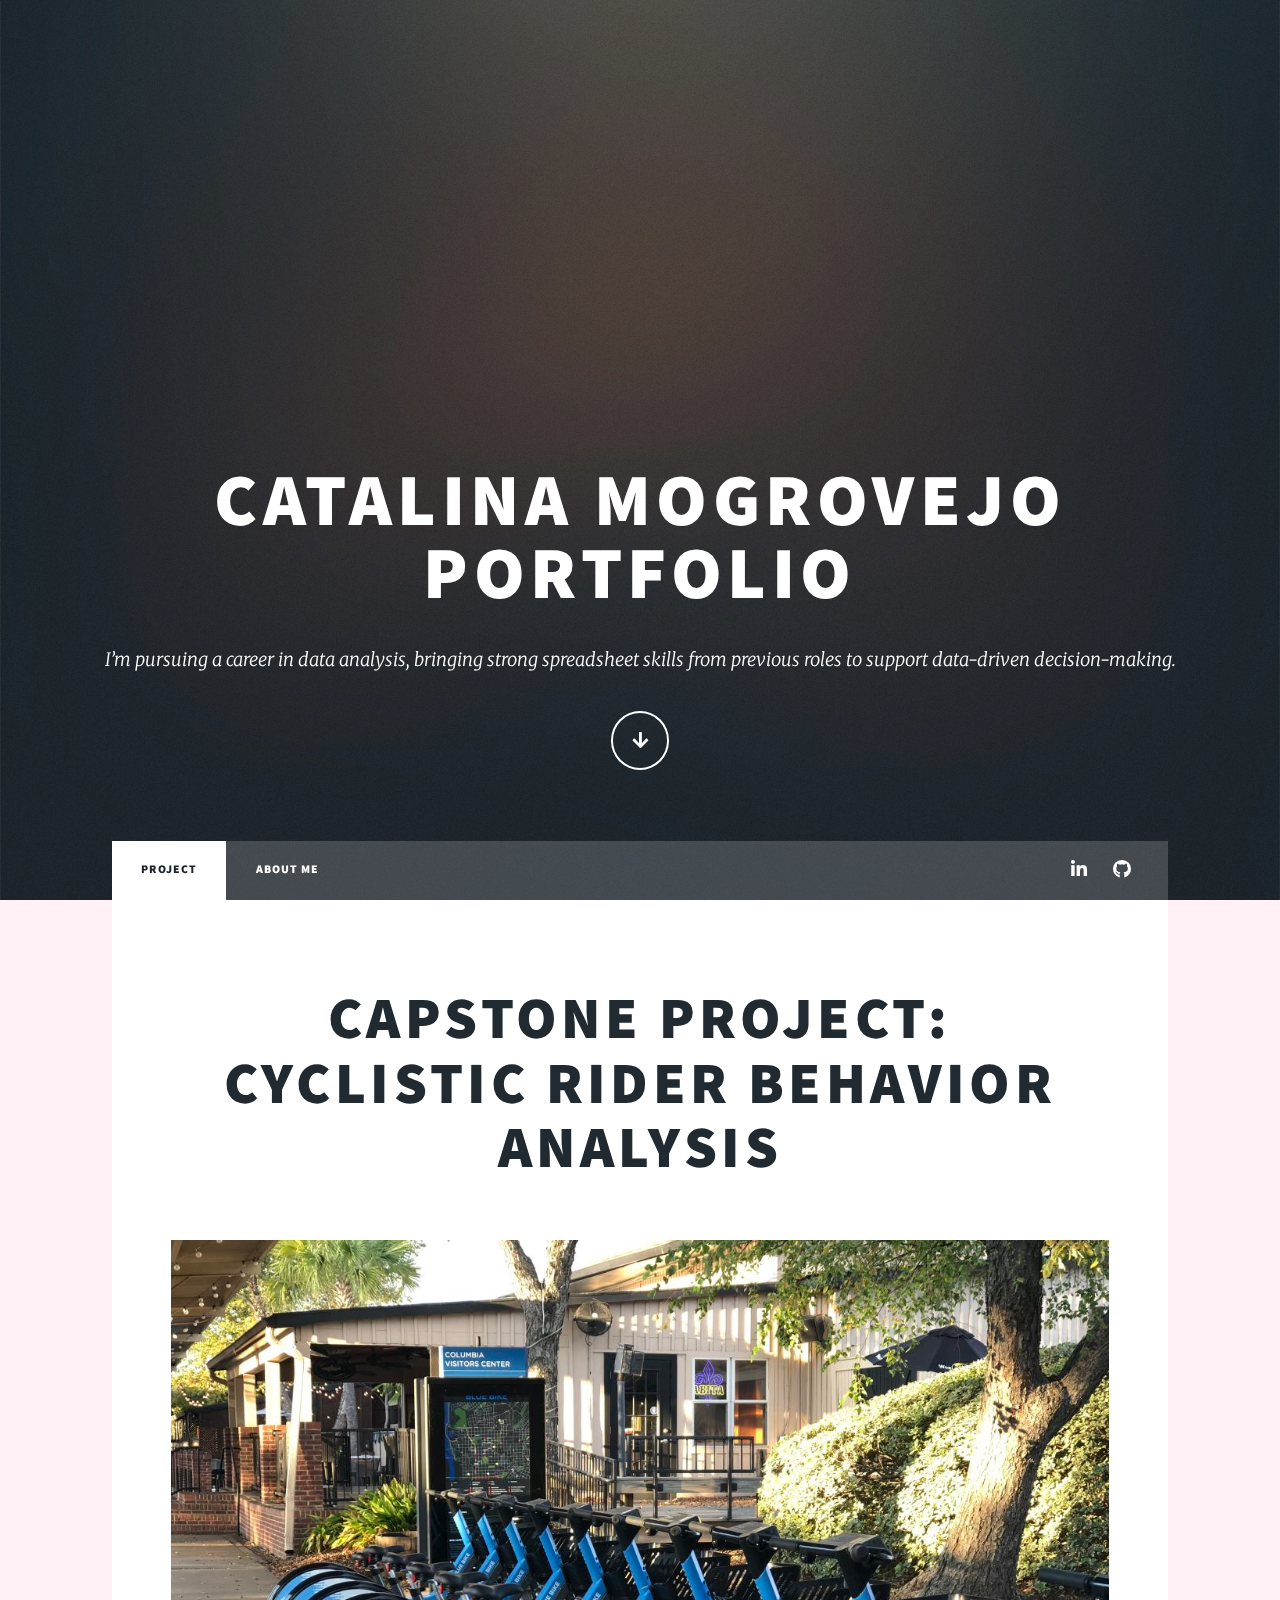
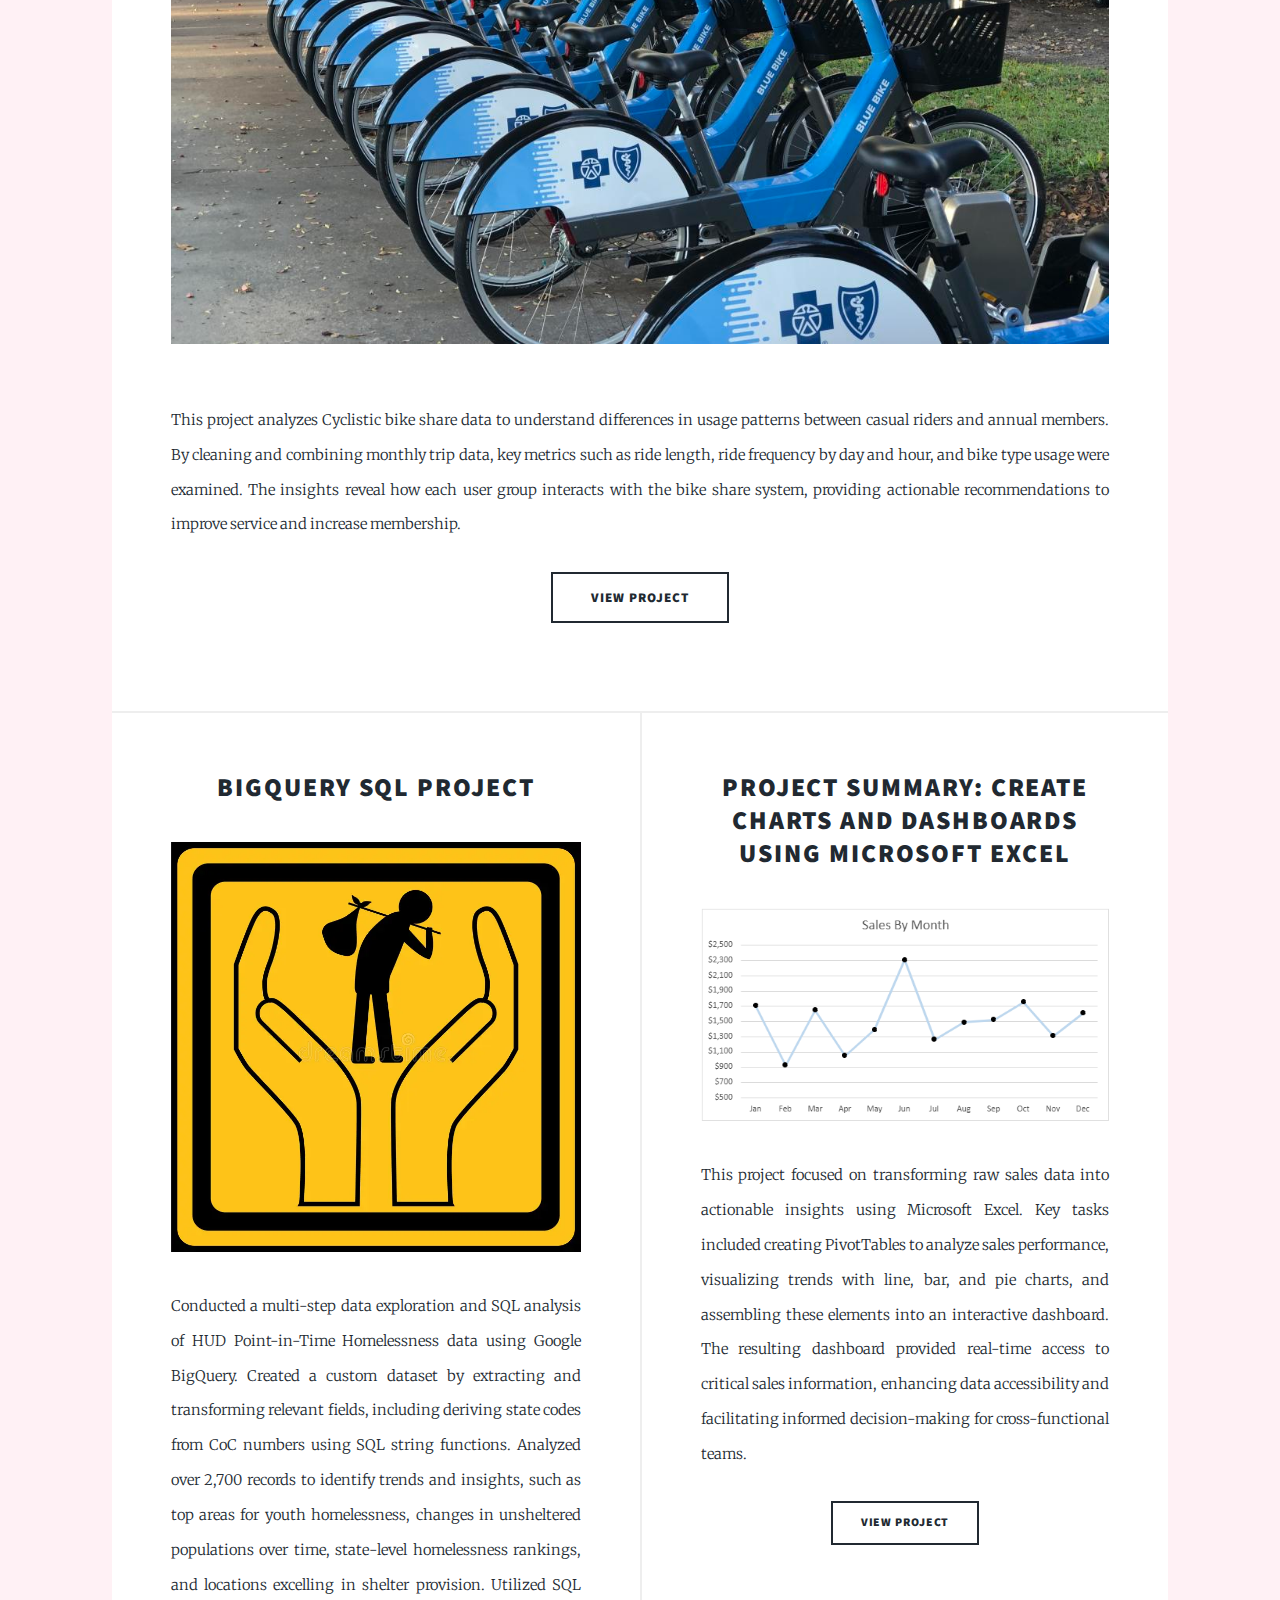
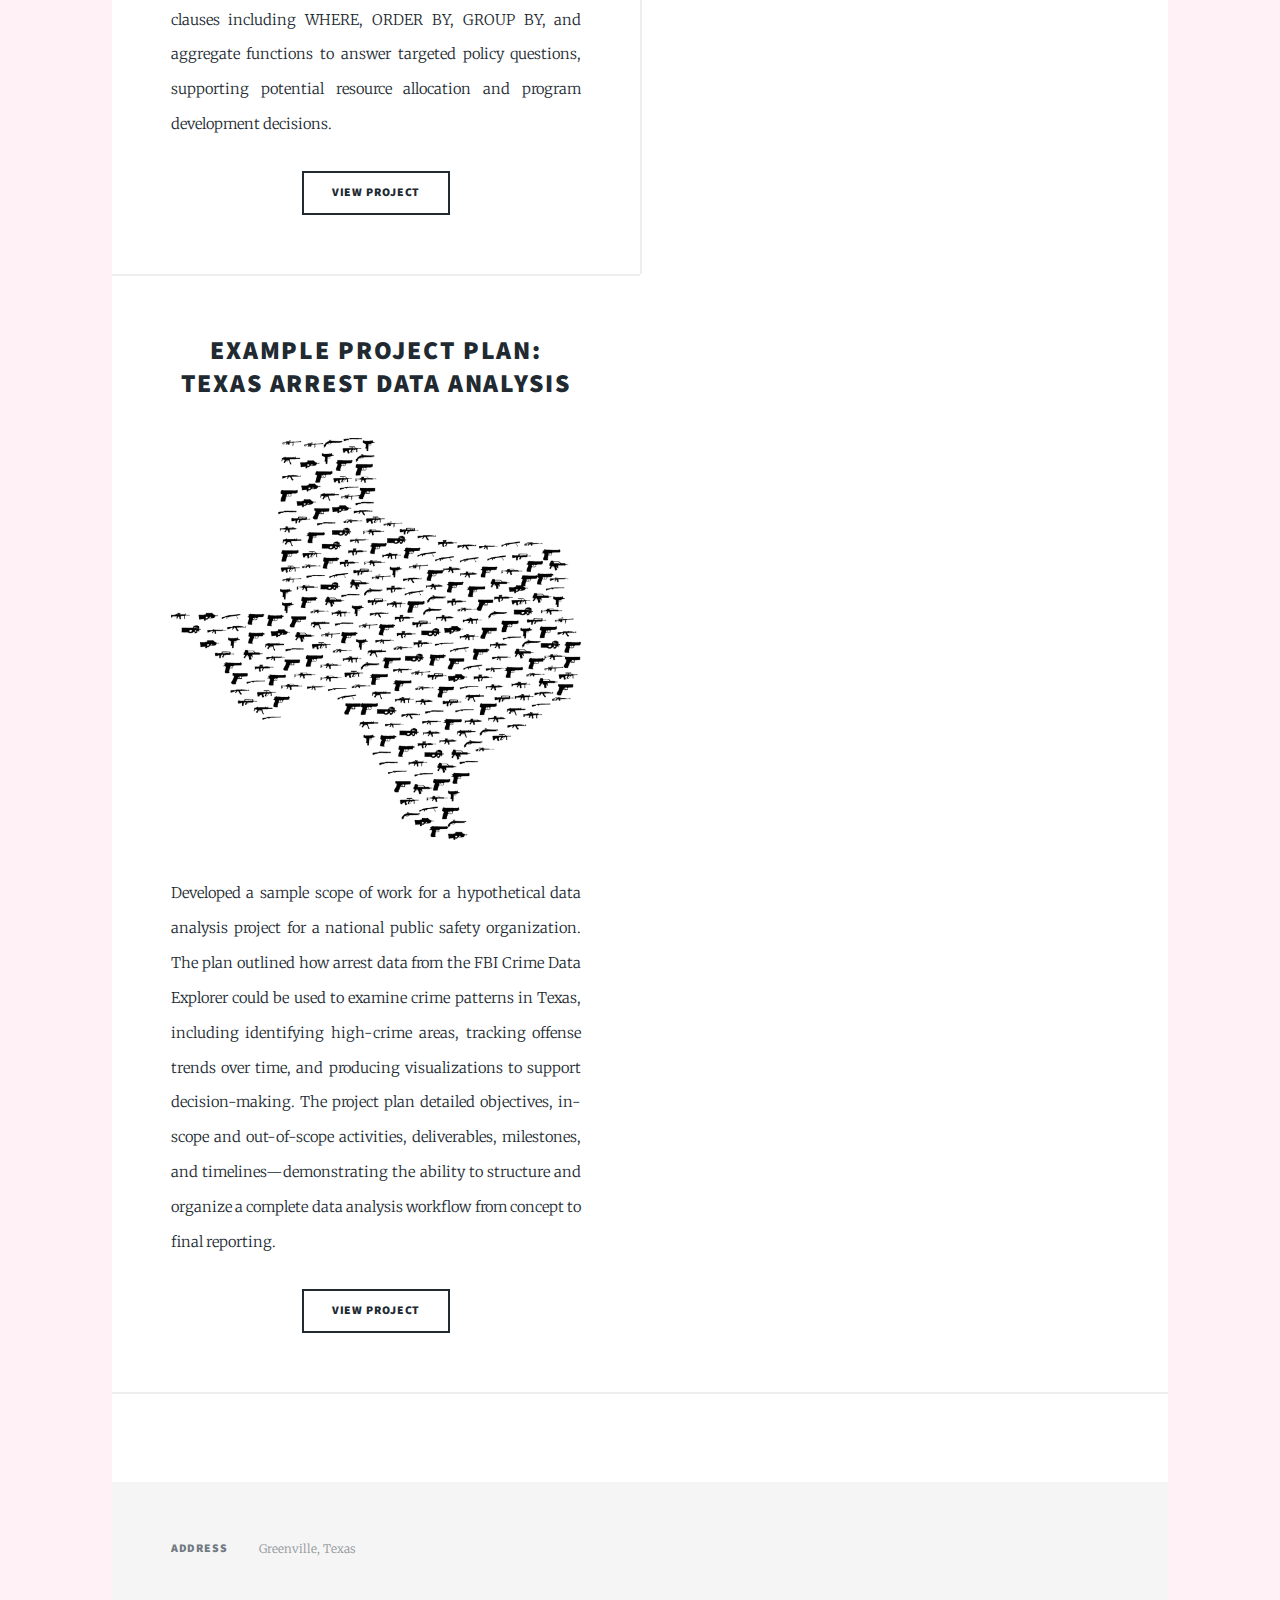
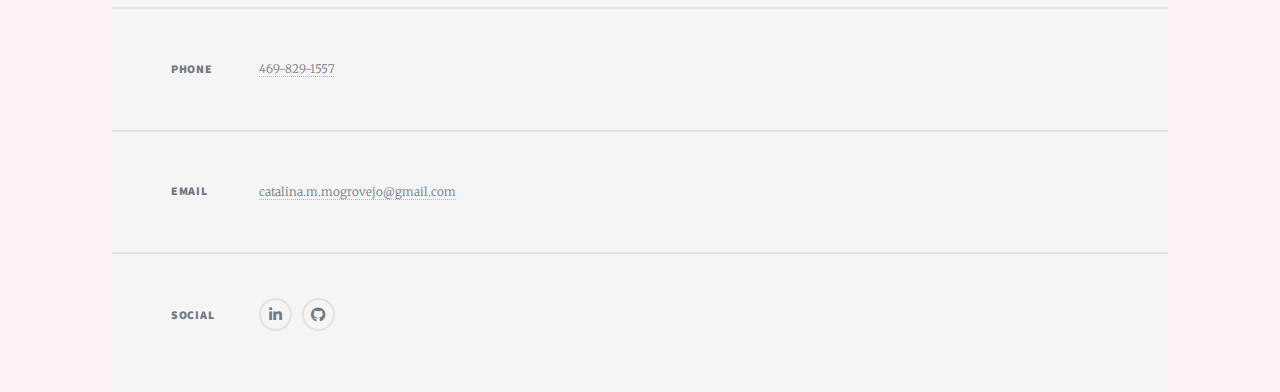
<file: index.html>
<!DOCTYPE HTML>
<!--
	Massively by HTML5 UP
	html5up.net | @ajlkn
	Free for personal and commercial use under the CCA 3.0 license (html5up.net/license)
-->
<html>
	<head>
		<link rel="apple-touch-icon" sizes="180x180" href="favicon_io/apple-touch-icon.png">
		<link rel="icon" type="image/png" sizes="32x32" href="favicon_io/favicon-32x32.png">
		<link rel="icon" type="image/png" sizes="16x16" href="favicon_io/favicon-16x16.png">
		<link rel="manifest" href="favicon_io/site.webmanifest">

		<title>Catalina Mogrovejo Portfolio</title>
		<meta charset="utf-8" />
		<meta name="viewport" content="width=device-width, initial-scale=1, user-scalable=no" />
		<link rel="stylesheet" href="assets/css/main.css" />
		<noscript><link rel="stylesheet" href="assets/css/noscript.css" /></noscript>
	</head>
	<body class="is-preload">

		<!-- Wrapper -->
			<div id="wrapper" class="fade-in">

				<!-- Intro -->
					<div id="intro">
						<h1>Catalina Mogrovejo<br />
						Portfolio</h1>
						<p>I’m pursuing a career in data analysis, bringing strong spreadsheet skills from previous roles to support data-driven decision-making.</p>
						<ul class="actions">
							<li><a href="#header" class="button icon solid solo fa-arrow-down scrolly">Continue</a></li>
						</ul>
					</div>

				<!-- Header -->
					<header id="header">
						<a href="generic.html" class="logo">Catalina Mogrovejo</a>
					</header>

				<!-- Nav -->
					<nav id="nav">
						<ul class="links">
							<li class="active"><a href="index.html">Project</a></li>
							<li><a href="generic.html">About Me</a></li>
						</ul>
						<ul class="icons alt">
									<li><a href="http://www.linkedin.com/in/catalina-mogrovejo-37575536a" class="icon brands alt fa-linkedin-in"><span class="label">LinkedIn</span></a></li>
									<li><a href="https://github.com/Catalina-Mogrovejo" class="icon brands alt fa-github"><span class="label">GitHub</span></a></li>
						</ul>
					</nav>

				<!-- Main -->
					<div id="main">

						<!-- Featured Post -->
							<article class="post featured">
								<header class="major">
									<h2><a href="https://drive.google.com/file/d/1NaOKqrjEh5sLbMo5loZil7k_91JgMC2w/view?usp=sharing">Capstone Project: Cyclistic Rider Behavior Analysis</a></h2>
								</header>
								<a href="https://drive.google.com/file/d/1NaOKqrjEh5sLbMo5loZil7k_91JgMC2w/view?usp=sharing" class="image main"><img src="images\Data Analytics\Bike.jpg" alt="" /></a>
								<p>This project analyzes Cyclistic bike share data to understand differences in usage patterns between casual riders and annual members. By cleaning and combining monthly trip data, key metrics such as ride length, ride frequency by day and hour, and bike type usage were examined. The insights reveal how each user group interacts with the bike share system, providing actionable recommendations to improve service and increase membership.</p>
								<ul class="actions special">
									<li><a href="https://drive.google.com/file/d/1NaOKqrjEh5sLbMo5loZil7k_91JgMC2w/view?usp=sharing" class="button large">View Project</a></li>
								</ul>
							</article>

						<!-- Posts -->
							<section class="posts">
								<article>
									<header>
										<h2><a href="https://docs.google.com/document/d/1dUGWuieeHxhAMqhZ0Y8ii8o_RisKvKx5XkwhxCtbke8/edit?usp=sharing">BigQuery SQL Project</a></h2>
									</header>
									<a href="#" class="image fit"><img src="images\Data Analytics\homelessness_sign.webp" class="smaller" alt=""/></a>
									<p>Conducted a multi-step data exploration and SQL analysis of HUD Point-in-Time Homelessness data using Google BigQuery. Created a custom dataset by extracting and transforming relevant fields, including deriving state codes from CoC numbers using SQL string functions. Analyzed over 2,700 records to identify trends and insights, such as top areas for youth homelessness, changes in unsheltered populations over time, state-level homelessness rankings, and locations excelling in shelter provision. Utilized SQL clauses including WHERE, ORDER BY, GROUP BY, and aggregate functions to answer targeted policy questions, supporting potential resource allocation and program development decisions.</p>
									<ul class="actions special">
										<li><a href="https://docs.google.com/document/d/1dUGWuieeHxhAMqhZ0Y8ii8o_RisKvKx5XkwhxCtbke8/edit?usp=sharing" class="button">View Project</a></li>
									</ul>
								</article>
								<article>
									<header>
										<h2><a href="https://1drv.ms/x/c/fd5123962ffb55a9/Ea39gfF60xBEu598EI1mZQ0BogC8fAs1hfUat3t0bqcuVw?e=zkeBWe">Project Summary: Create Charts and Dashboards Using Microsoft Excel</a></h2>
									</header>
									<a href="https://1drv.ms/x/c/fd5123962ffb55a9/Ea39gfF60xBEu598EI1mZQ0BogC8fAs1hfUat3t0bqcuVw?e=zkeBWe" class="image fit"><img src="images\Data Analytics\Sales_By_Month.png" alt="" /></a>
									<p>This project focused on transforming raw sales data into actionable insights using Microsoft Excel. Key tasks included creating PivotTables to analyze sales performance, visualizing trends with line, bar, and pie charts, and assembling these elements into an interactive dashboard. The resulting dashboard provided real-time access to critical sales information, enhancing data accessibility and facilitating informed decision-making for cross-functional teams.</p>
									<ul class="actions special">
										<li><a href="https://1drv.ms/x/c/fd5123962ffb55a9/Ea39gfF60xBEu598EI1mZQ0BogC8fAs1hfUat3t0bqcuVw?e=zkeBWe" class="button">View Project</a></li>
									</ul>
								</article>
								<article>
									<header>
										<h2><a href="https://docs.google.com/document/d/1uzF_8SGwPTdfM0nv4aNsKgEpARUe0RLT1A2Eohknj_U/edit?usp=sharing">Example Project Plan: Texas Arrest Data Analysis</a></h2>
									</header>
									<a href="https://docs.google.com/document/d/1uzF_8SGwPTdfM0nv4aNsKgEpARUe0RLT1A2Eohknj_U/edit?usp=sharing" class="image fit"><img src="images\Data Analytics\Texas_Guns.webp" alt="" /></a>
									<p>Developed a sample scope of work for a hypothetical data analysis project for a national public safety organization. The plan outlined how arrest data from the FBI Crime Data Explorer could be used to examine crime patterns in Texas, including identifying high-crime areas, tracking offense trends over time, and producing visualizations to support decision-making. The project plan detailed objectives, in-scope and out-of-scope activities, deliverables, milestones, and timelines—demonstrating the ability to structure and organize a complete data analysis workflow from concept to final reporting.</p>
									<ul class="actions special">
										<li><a href="https://docs.google.com/document/d/1uzF_8SGwPTdfM0nv4aNsKgEpARUe0RLT1A2Eohknj_U/edit?usp=sharing" class="button">View Project</a></li>
									</ul>
							</section>

						<!-- Footer -->
							<footer>
							</footer>

					</div>

				<!-- Footer -->
					<footer id="footer">
						<section class="split contact">
							<section class="alt">
								<h3>Address</h3>
								<p>Greenville, Texas</p>
							</section>
							<section>
								<h3>Phone</h3>
								<p><a href="#">469-829-1557</a></p>
							</section>
							<section>
								<h3>Email</h3>
								<p><a href="#">catalina.m.mogrovejo@gmail.com</a></p>
							</section>
							<section>
								<h3>Social</h3>
								<ul class="icons alt">
									<li><a href="www.linkedin.com/in/catalina-mogrovejo-17c" class="icon brands alt fa-linkedin-in"><span class="label">LinkedIn</span></a></li>
									<li><a href="https://github.com/Catalina-Mogrovejo" class="icon brands alt fa-github"><span class="label">GitHub</span></a></li>
								</ul>
							</section>
						</section>
					</footer>

			</div>

		<!-- Scripts -->
			<script src="assets/js/jquery.min.js"></script>
			<script src="assets/js/jquery.scrollex.min.js"></script>
			<script src="assets/js/jquery.scrolly.min.js"></script>
			<script src="assets/js/browser.min.js"></script>
			<script src="assets/js/breakpoints.min.js"></script>
			<script src="assets/js/util.js"></script>
			<script src="assets/js/main.js"></script>

	</body>
</html>
</file>
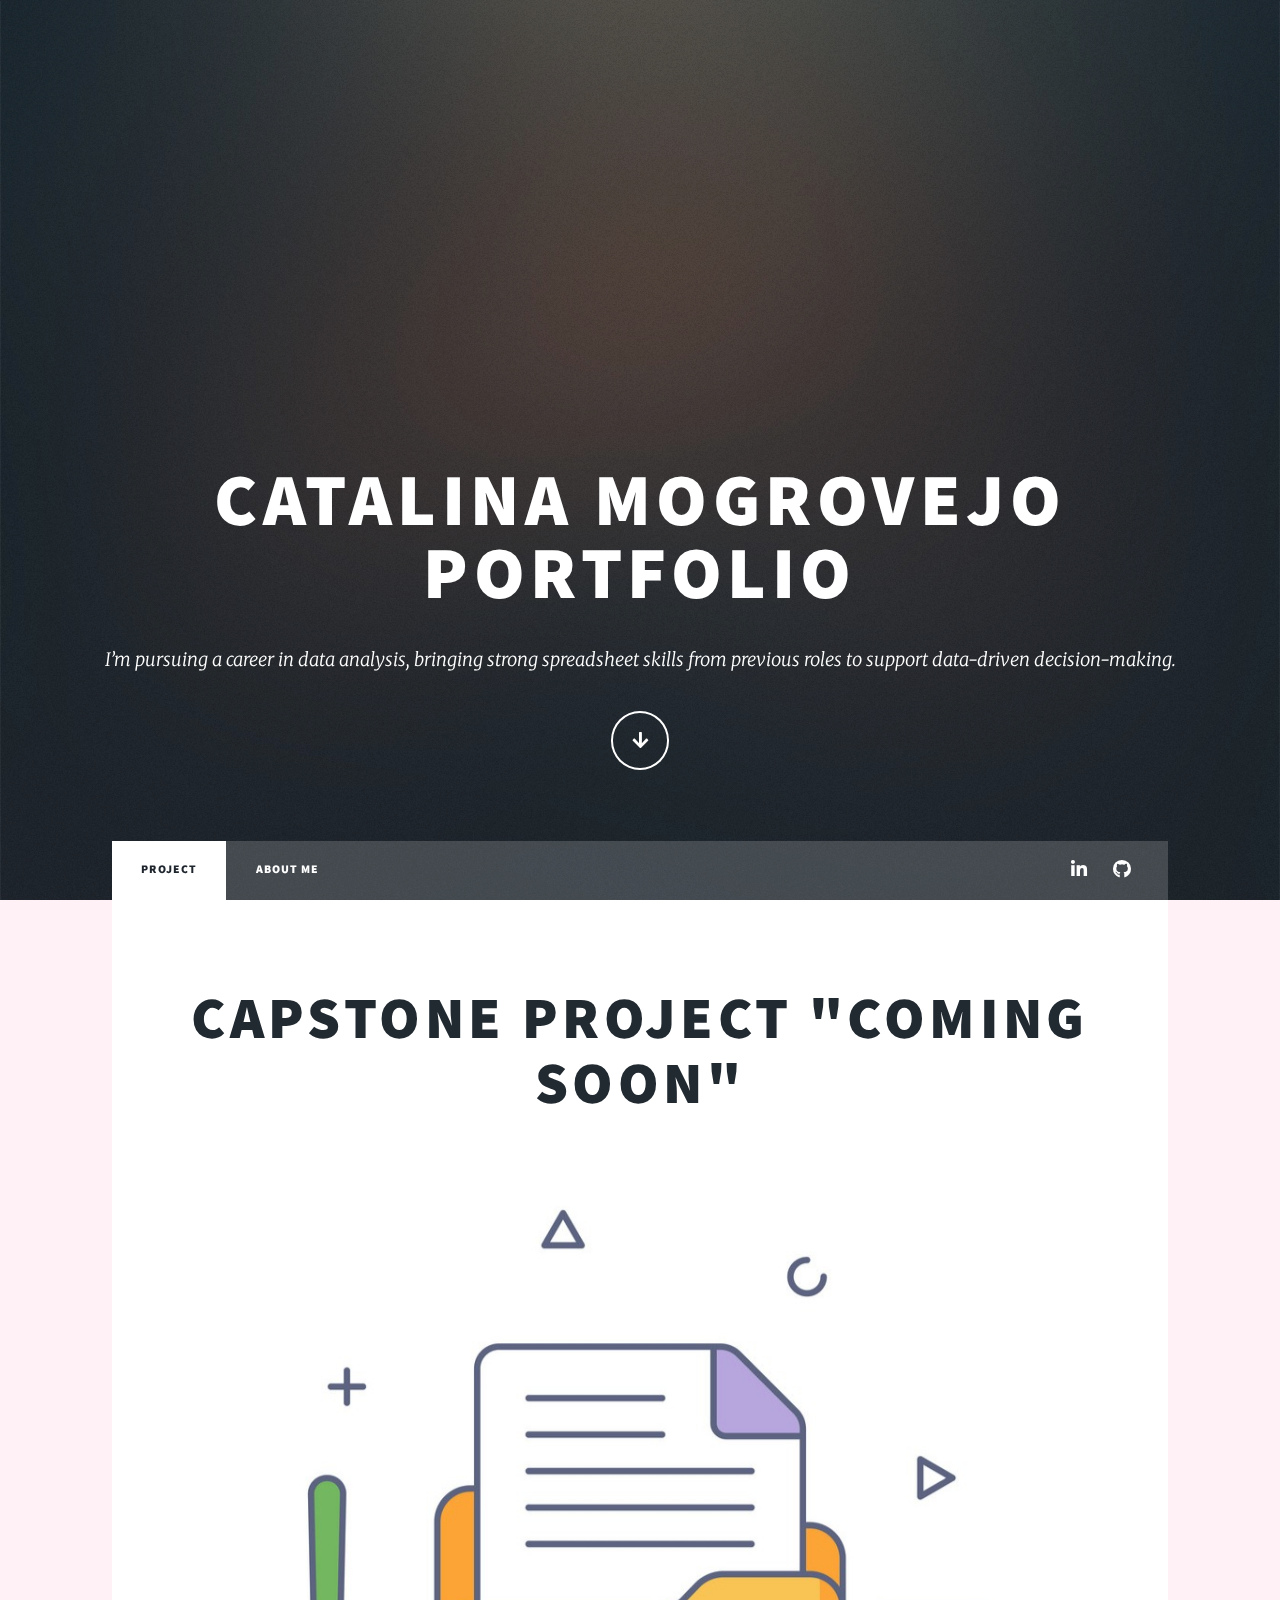
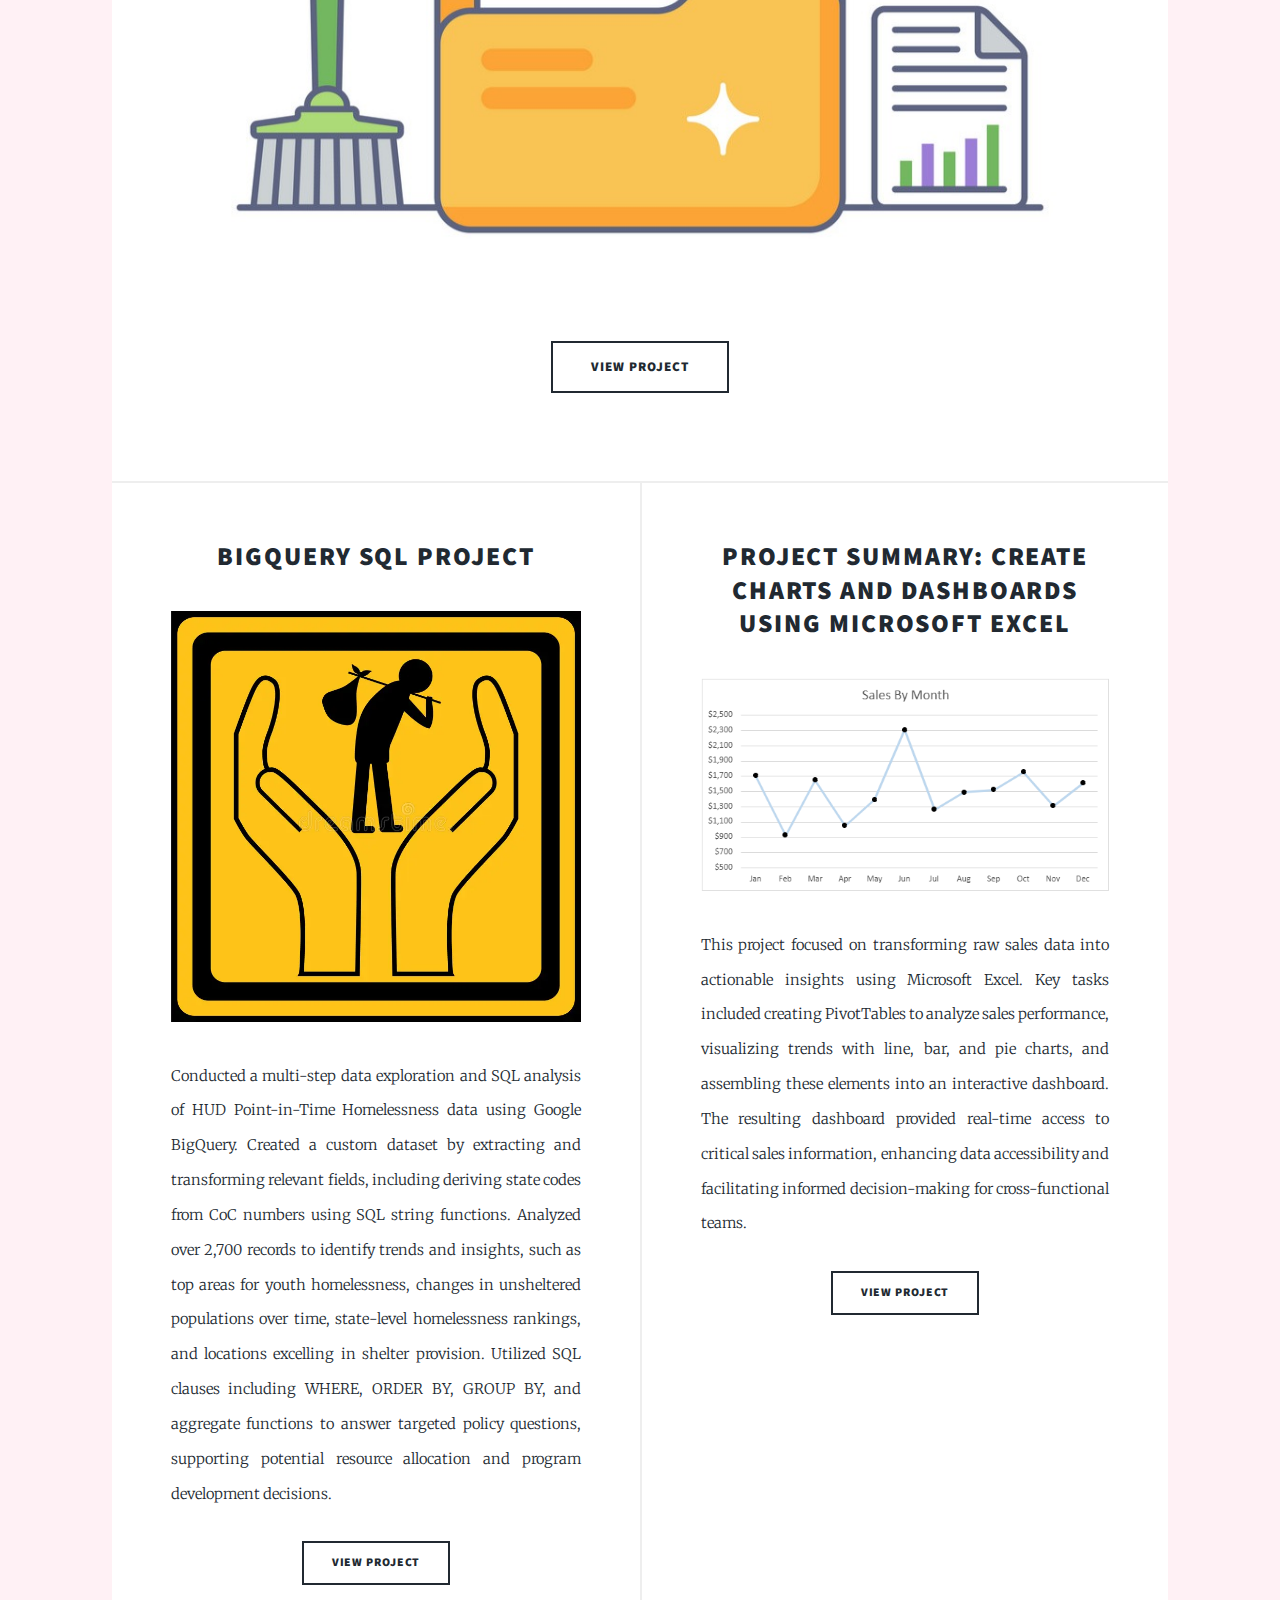
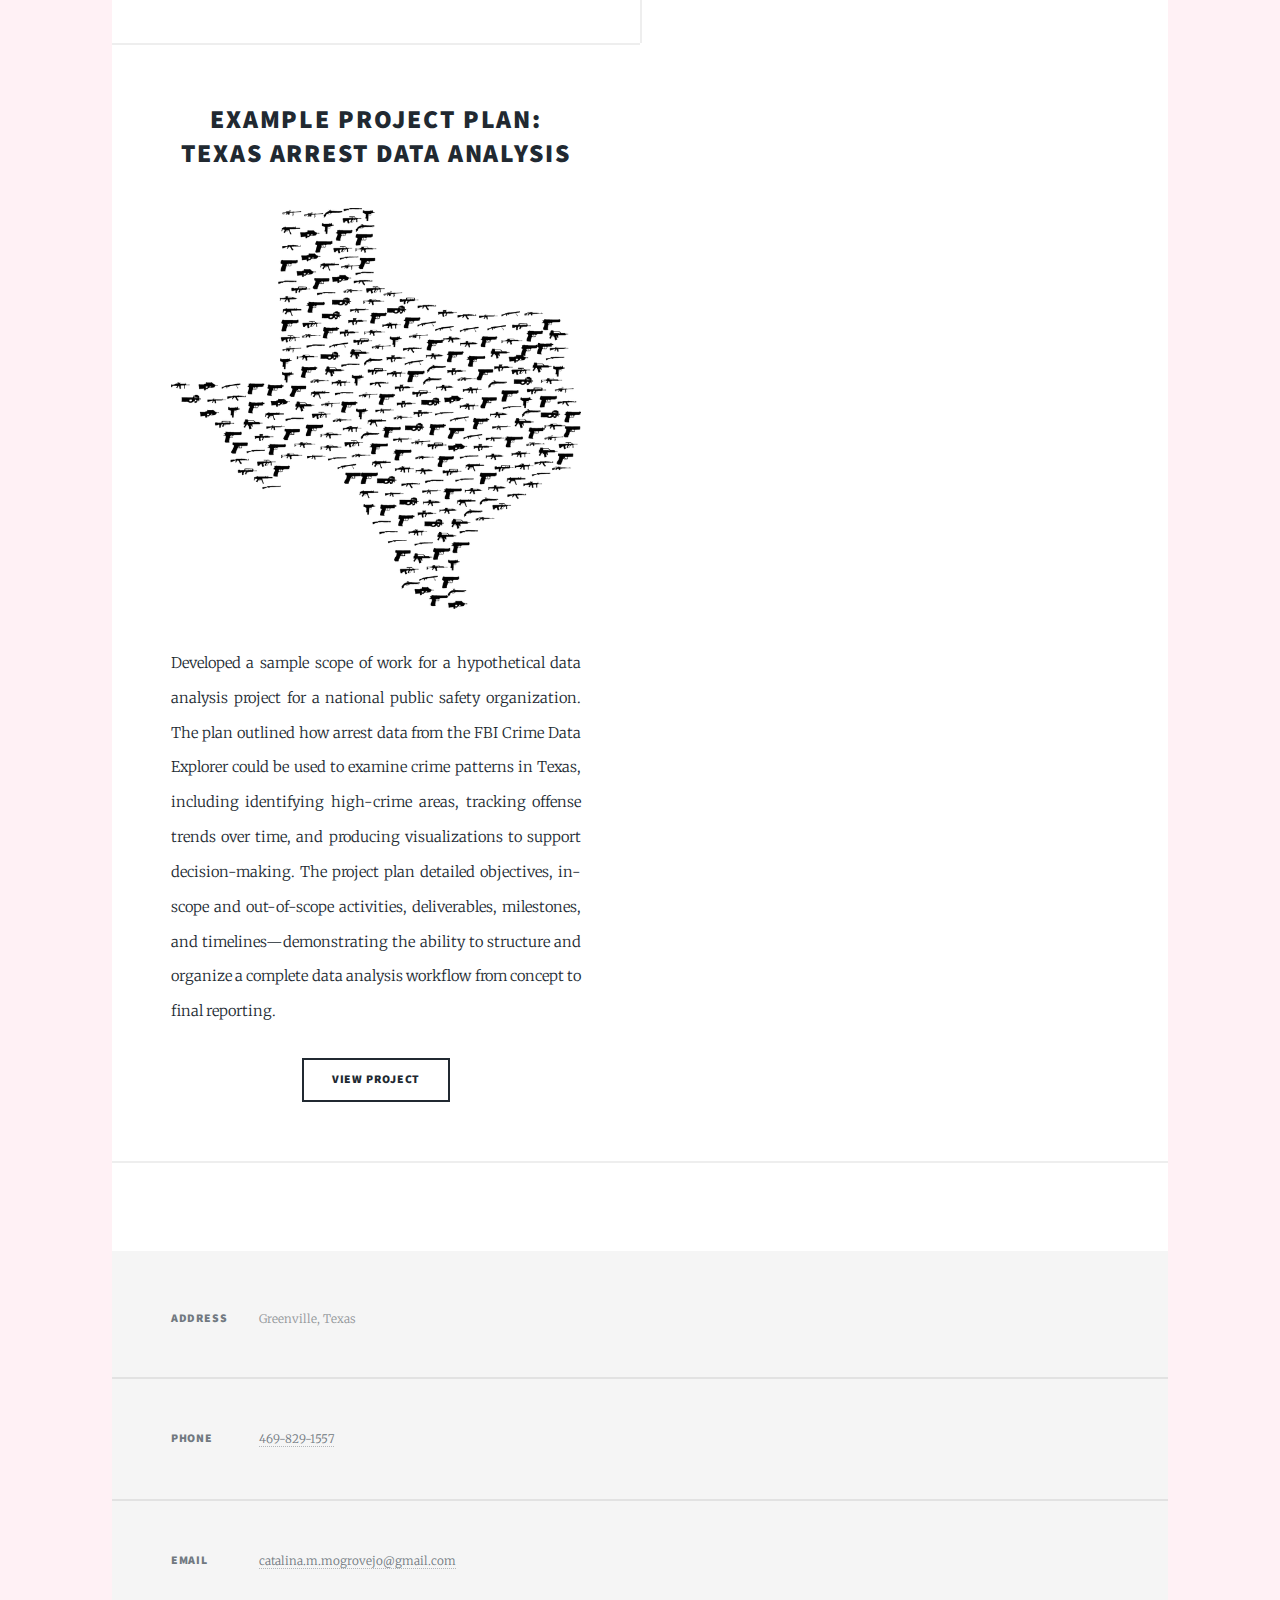
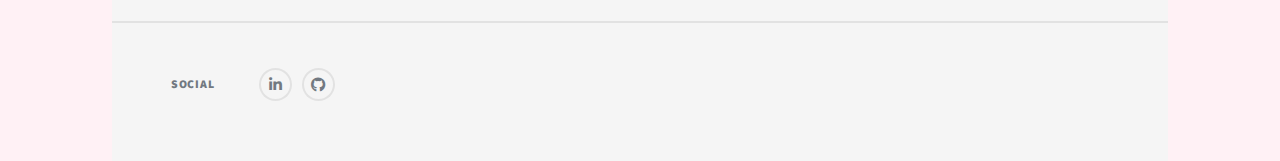
<file: html5up-massively/index.html>
<!DOCTYPE HTML>
<!--
	Massively by HTML5 UP
	html5up.net | @ajlkn
	Free for personal and commercial use under the CCA 3.0 license (html5up.net/license)
-->
<html>
	<head>
		<link rel="apple-touch-icon" sizes="180x180" href="favicon_io/apple-touch-icon.png">
		<link rel="icon" type="image/png" sizes="32x32" href="favicon_io/favicon-32x32.png">
		<link rel="icon" type="image/png" sizes="16x16" href="favicon_io/favicon-16x16.png">
		<link rel="manifest" href="favicon_io/site.webmanifest">

		<title>Catalina Mogrovejo Portfolio</title>
		<meta charset="utf-8" />
		<meta name="viewport" content="width=device-width, initial-scale=1, user-scalable=no" />
		<link rel="stylesheet" href="assets/css/main.css" />
		<noscript><link rel="stylesheet" href="assets/css/noscript.css" /></noscript>
	</head>
	<body class="is-preload">

		<!-- Wrapper -->
			<div id="wrapper" class="fade-in">

				<!-- Intro -->
					<div id="intro">
						<h1>Catalina Mogrovejo<br />
						Portfolio</h1>
						<p>I’m pursuing a career in data analysis, bringing strong spreadsheet skills from previous roles to support data-driven decision-making.</p>
						<ul class="actions">
							<li><a href="#header" class="button icon solid solo fa-arrow-down scrolly">Continue</a></li>
						</ul>
					</div>

				<!-- Header -->
					<header id="header">
						<a href="generic.html" class="logo">Catalina Mogrovejo</a>
					</header>

				<!-- Nav -->
					<nav id="nav">
						<ul class="links">
							<li class="active"><a href="index.html">Project</a></li>
							<li><a href="generic.html">About Me</a></li>
						</ul>
						<ul class="icons alt">
									<li><a href="http://www.linkedin.com/in/catalina-mogrovejo-37575536a" class="icon brands alt fa-linkedin-in"><span class="label">LinkedIn</span></a></li>
									<li><a href="https://github.com/Catalina-Mogrovejo" class="icon brands alt fa-github"><span class="label">GitHub</span></a></li>
						</ul>
					</nav>

				<!-- Main -->
					<div id="main">

						<!-- Featured Post -->
							<article class="post featured">
								<header class="major">
									<h2><a href="#">Capstone Project "Coming Soon"</a></h2>
									<p></p>
								</header>
								<a href="#" class="image main"><img src="images/Data Analytics/Data Cleaning.jpg" alt="" /></a>
								<ul class="actions special">
									<li><a href="#" class="button large">View Project</a></li>
								</ul>
							</article>

						<!-- Posts -->
							<section class="posts">
								<article>
									<header>
										<h2><a href="https://docs.google.com/document/d/1dUGWuieeHxhAMqhZ0Y8ii8o_RisKvKx5XkwhxCtbke8/edit?usp=sharing">BigQuery SQL Project</a></h2>
									</header>
									<a href="#" class="image fit"><img src="images\Data Analytics\homelessness_sign.webp" class="smaller" alt=""/></a>
									<p>Conducted a multi-step data exploration and SQL analysis of HUD Point-in-Time Homelessness data using Google BigQuery. Created a custom dataset by extracting and transforming relevant fields, including deriving state codes from CoC numbers using SQL string functions. Analyzed over 2,700 records to identify trends and insights, such as top areas for youth homelessness, changes in unsheltered populations over time, state-level homelessness rankings, and locations excelling in shelter provision. Utilized SQL clauses including WHERE, ORDER BY, GROUP BY, and aggregate functions to answer targeted policy questions, supporting potential resource allocation and program development decisions.</p>
									<ul class="actions special">
										<li><a href="https://docs.google.com/document/d/1dUGWuieeHxhAMqhZ0Y8ii8o_RisKvKx5XkwhxCtbke8/edit?usp=sharing" class="button">View Project</a></li>
									</ul>
								</article>
								<article>
									<header>
										<h2><a href="https://1drv.ms/x/c/fd5123962ffb55a9/Ea39gfF60xBEu598EI1mZQ0BogC8fAs1hfUat3t0bqcuVw?e=zkeBWe">Project Summary: Create Charts and Dashboards Using Microsoft Excel</a></h2>
									</header>
									<a href="https://1drv.ms/x/c/fd5123962ffb55a9/Ea39gfF60xBEu598EI1mZQ0BogC8fAs1hfUat3t0bqcuVw?e=zkeBWe" class="image fit"><img src="images\Data Analytics\Sales_By_Month.png" alt="" /></a>
									<p>This project focused on transforming raw sales data into actionable insights using Microsoft Excel. Key tasks included creating PivotTables to analyze sales performance, visualizing trends with line, bar, and pie charts, and assembling these elements into an interactive dashboard. The resulting dashboard provided real-time access to critical sales information, enhancing data accessibility and facilitating informed decision-making for cross-functional teams.</p>
									<ul class="actions special">
										<li><a href="https://1drv.ms/x/c/fd5123962ffb55a9/Ea39gfF60xBEu598EI1mZQ0BogC8fAs1hfUat3t0bqcuVw?e=zkeBWe" class="button">View Project</a></li>
									</ul>
								</article>
								<article>
									<header>
										<h2><a href="https://docs.google.com/document/d/1uzF_8SGwPTdfM0nv4aNsKgEpARUe0RLT1A2Eohknj_U/edit?usp=sharing">Example Project Plan: Texas Arrest Data Analysis</a></h2>
									</header>
									<a href="https://docs.google.com/document/d/1uzF_8SGwPTdfM0nv4aNsKgEpARUe0RLT1A2Eohknj_U/edit?usp=sharing" class="image fit"><img src="images\Data Analytics\Texas_Guns.webp" alt="" /></a>
									<p>Developed a sample scope of work for a hypothetical data analysis project for a national public safety organization. The plan outlined how arrest data from the FBI Crime Data Explorer could be used to examine crime patterns in Texas, including identifying high-crime areas, tracking offense trends over time, and producing visualizations to support decision-making. The project plan detailed objectives, in-scope and out-of-scope activities, deliverables, milestones, and timelines—demonstrating the ability to structure and organize a complete data analysis workflow from concept to final reporting.</p>
									<ul class="actions special">
										<li><a href="https://docs.google.com/document/d/1uzF_8SGwPTdfM0nv4aNsKgEpARUe0RLT1A2Eohknj_U/edit?usp=sharing" class="button">View Project</a></li>
									</ul>
							</section>

						<!-- Footer -->
							<footer>
							</footer>

					</div>

				<!-- Footer -->
					<footer id="footer">
						<section class="split contact">
							<section class="alt">
								<h3>Address</h3>
								<p>Greenville, Texas</p>
							</section>
							<section>
								<h3>Phone</h3>
								<p><a href="#">469-829-1557</a></p>
							</section>
							<section>
								<h3>Email</h3>
								<p><a href="#">catalina.m.mogrovejo@gmail.com</a></p>
							</section>
							<section>
								<h3>Social</h3>
								<ul class="icons alt">
									<li><a href="www.linkedin.com/in/catalina-mogrovejo-17c" class="icon brands alt fa-linkedin-in"><span class="label">LinkedIn</span></a></li>
									<li><a href="https://github.com/Catalina-Mogrovejo" class="icon brands alt fa-github"><span class="label">GitHub</span></a></li>
								</ul>
							</section>
						</section>
					</footer>

			</div>

		<!-- Scripts -->
			<script src="assets/js/jquery.min.js"></script>
			<script src="assets/js/jquery.scrollex.min.js"></script>
			<script src="assets/js/jquery.scrolly.min.js"></script>
			<script src="assets/js/browser.min.js"></script>
			<script src="assets/js/breakpoints.min.js"></script>
			<script src="assets/js/util.js"></script>
			<script src="assets/js/main.js"></script>

	</body>
</html>
</file>
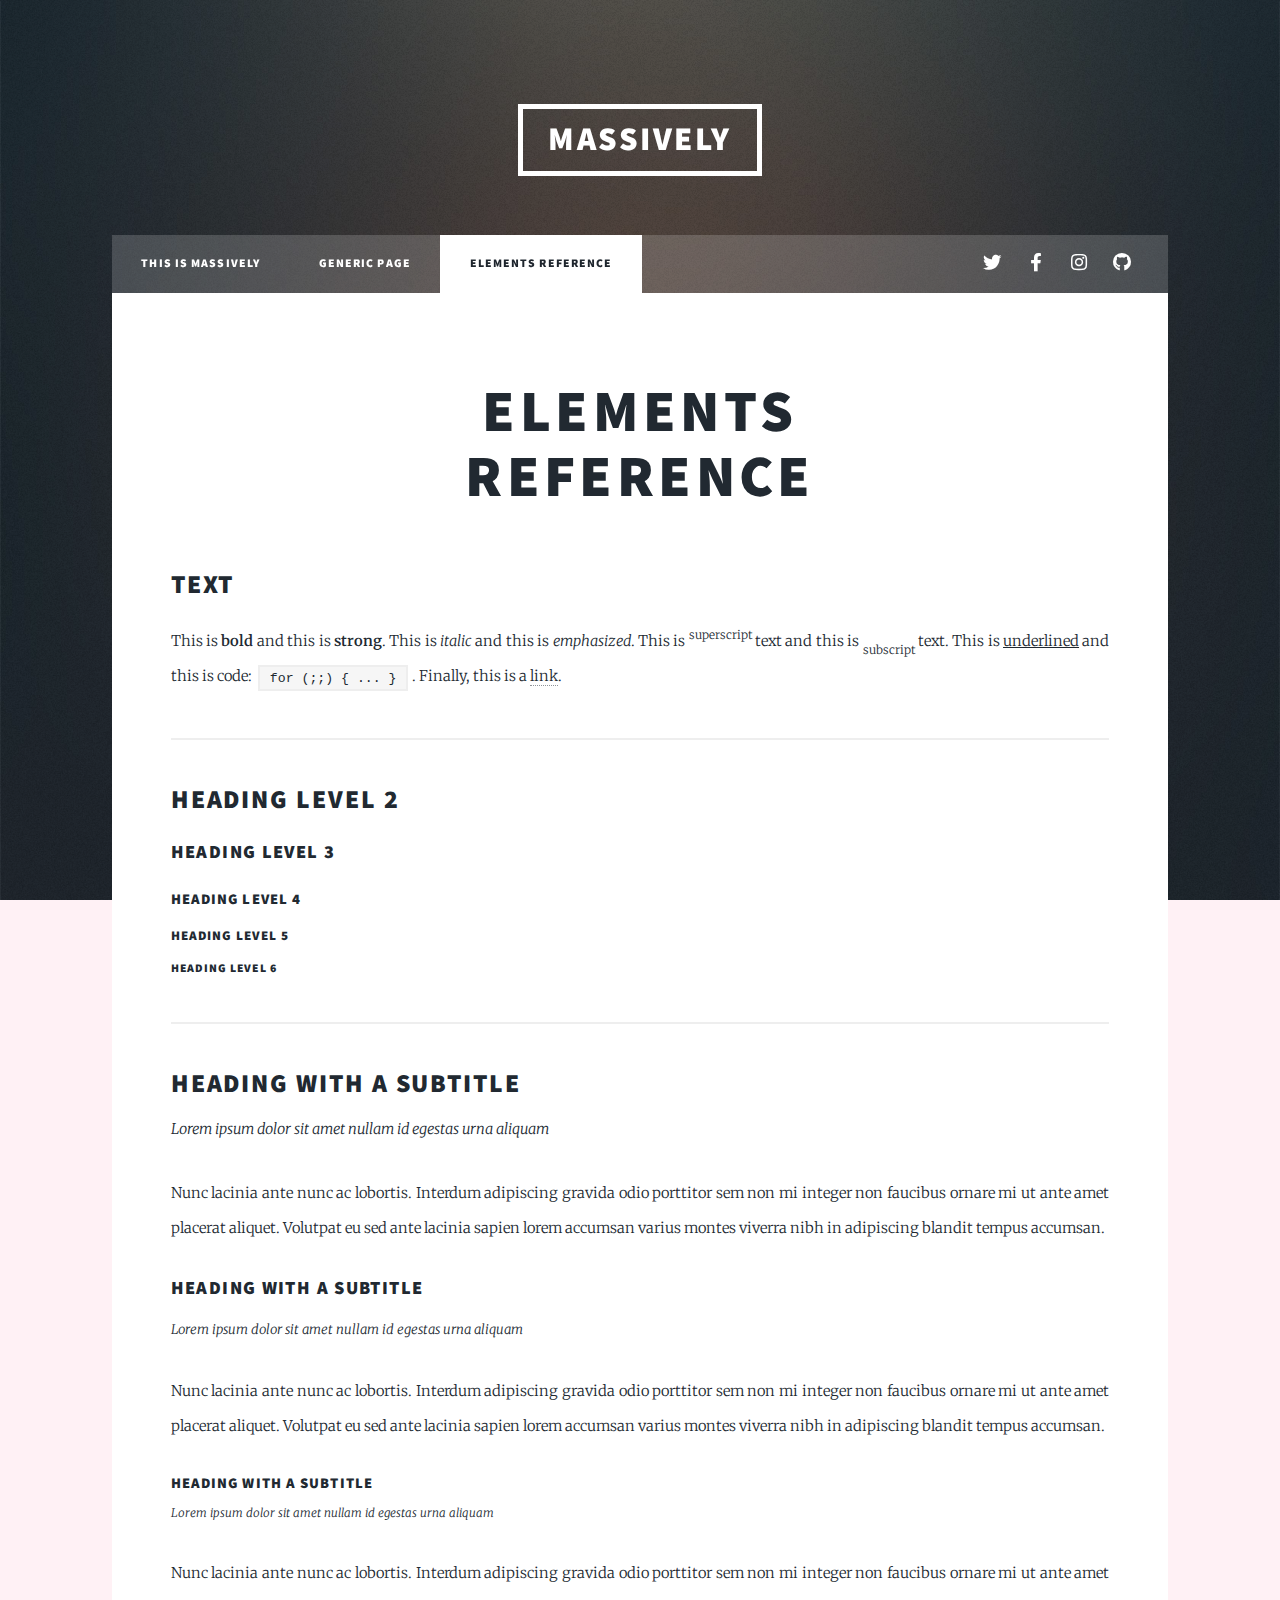
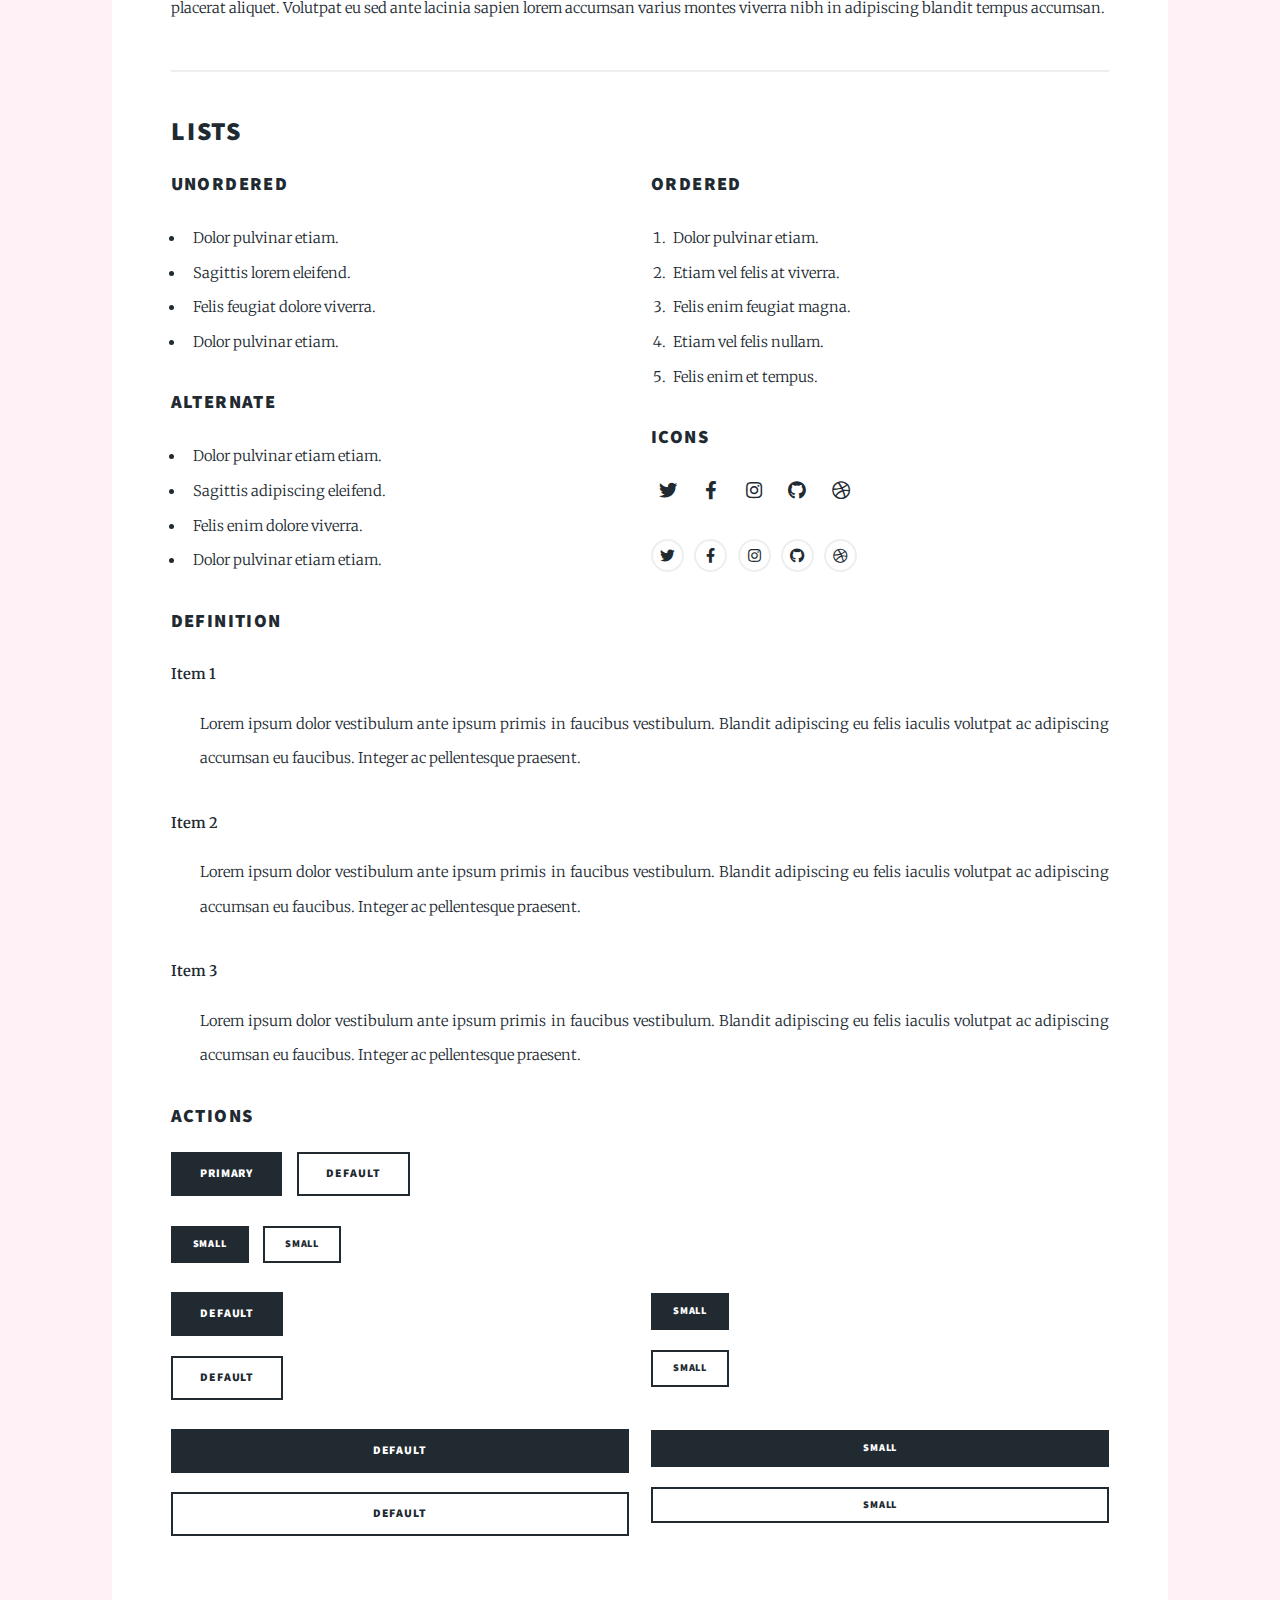
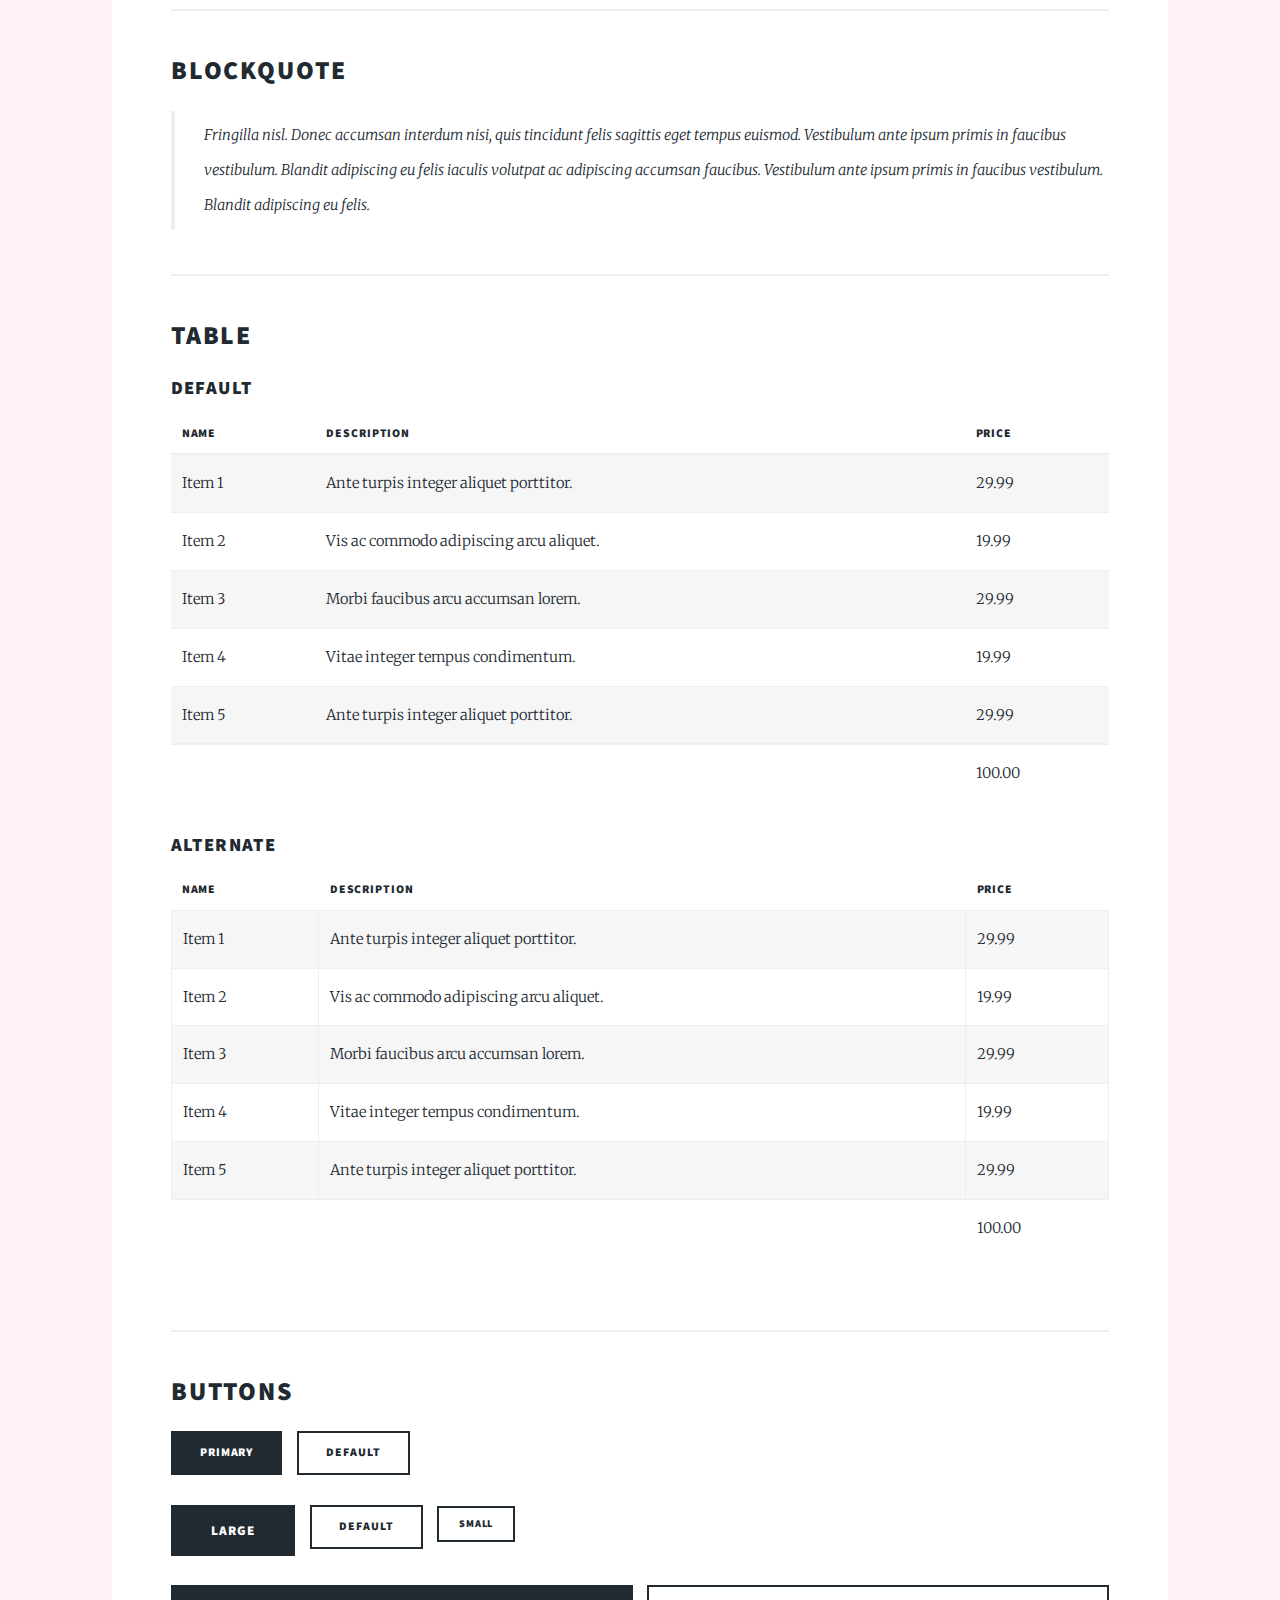
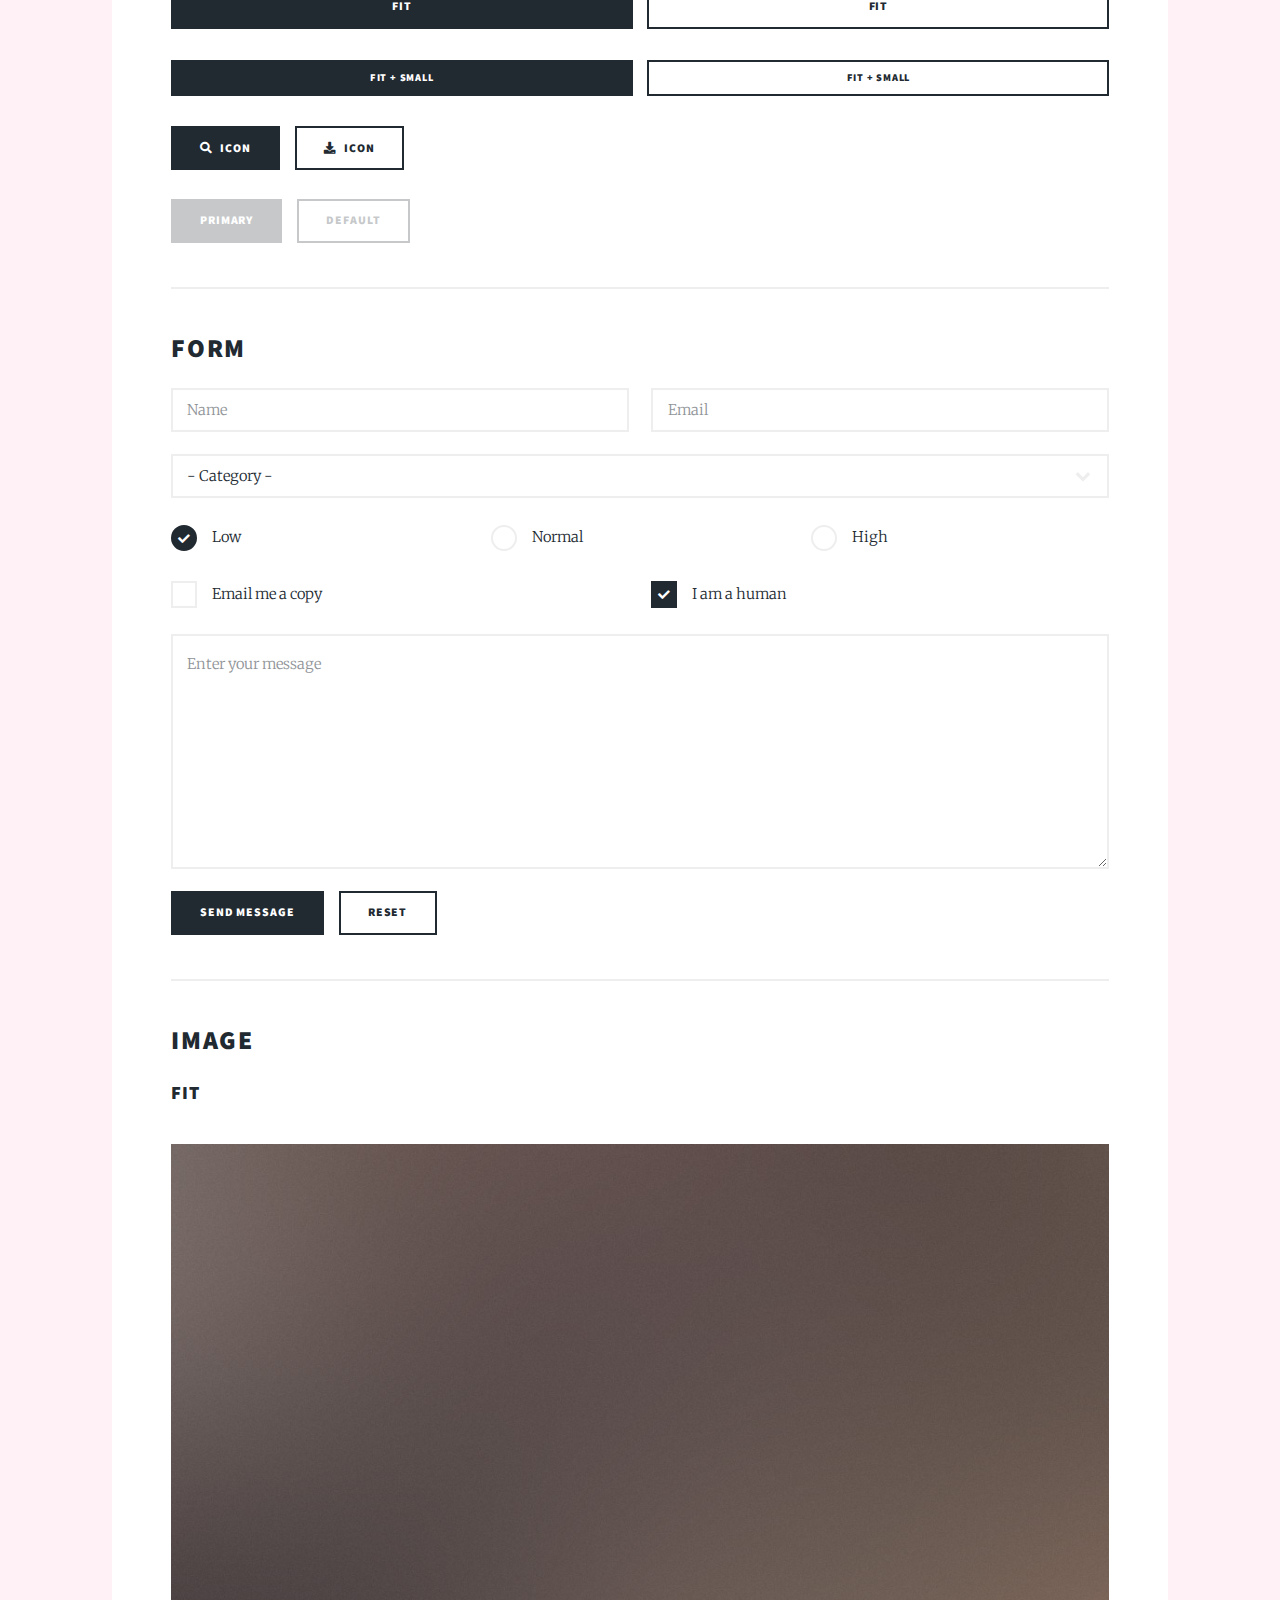
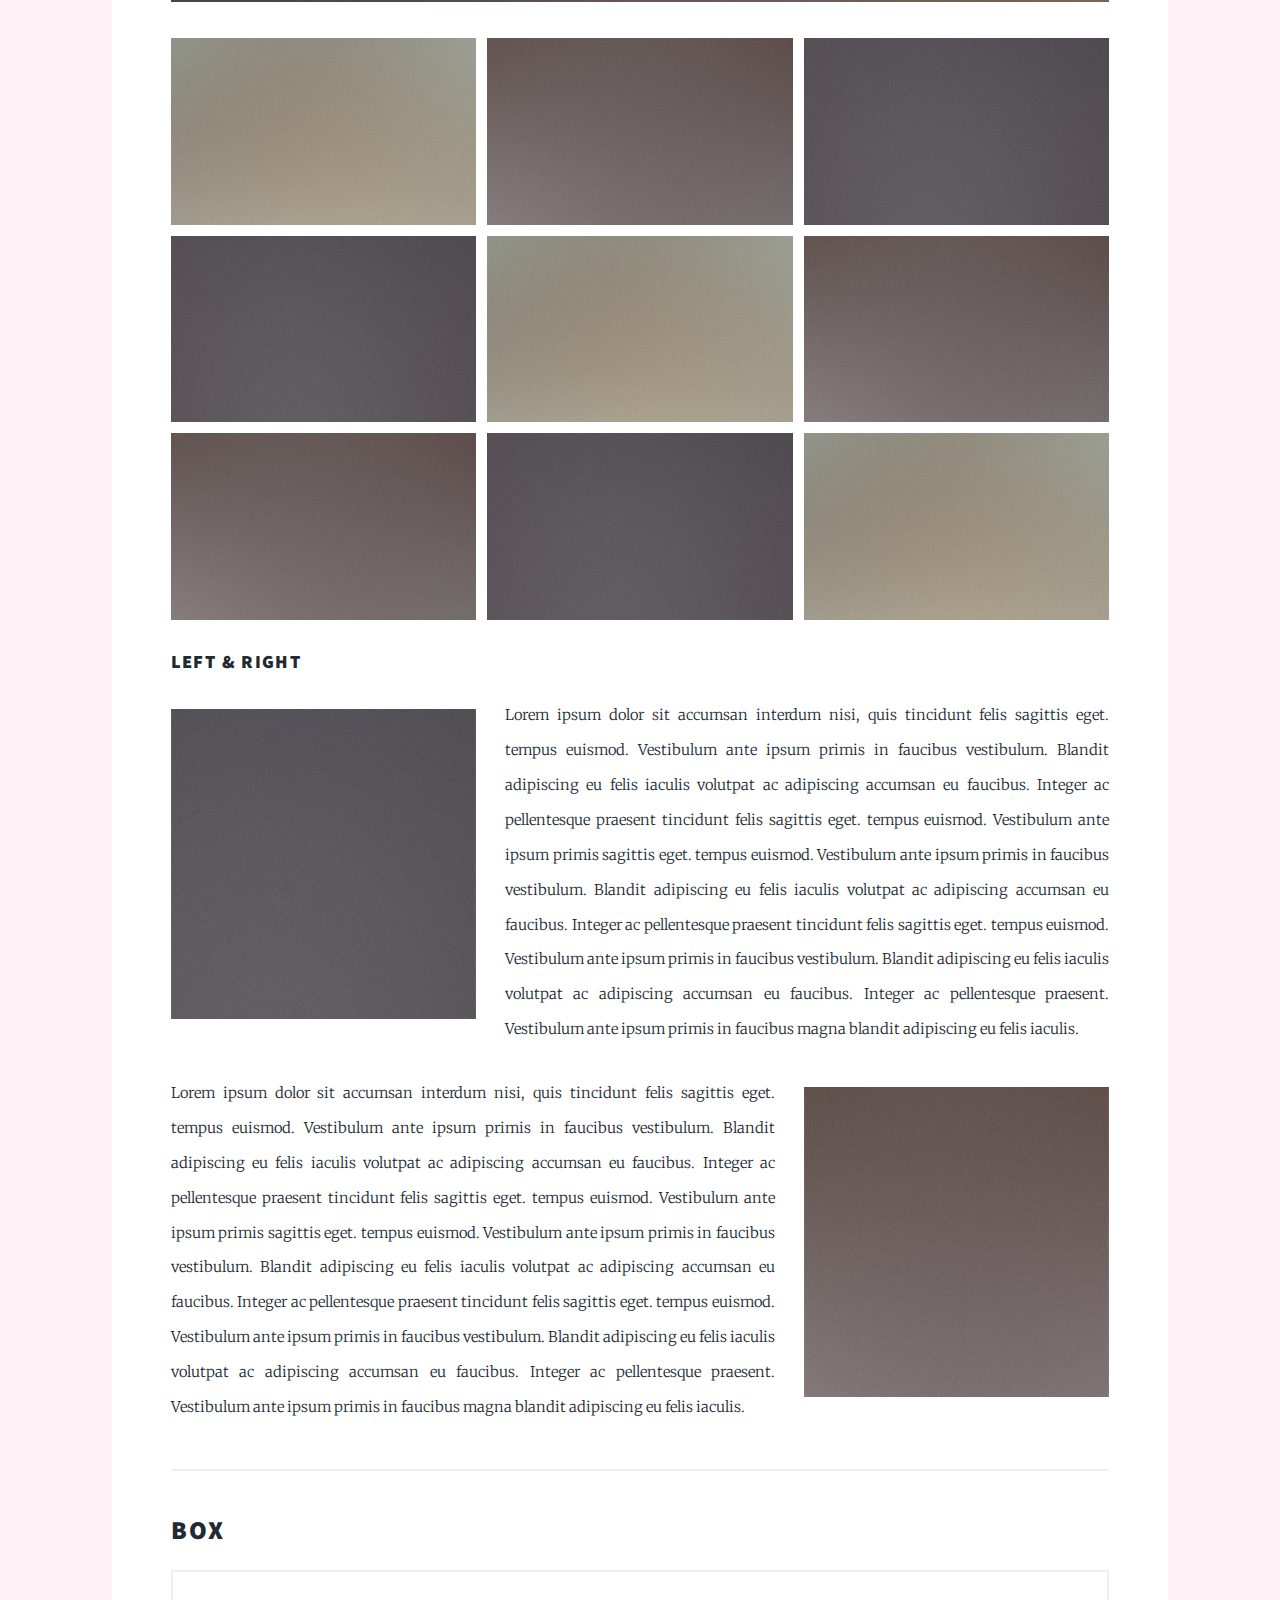
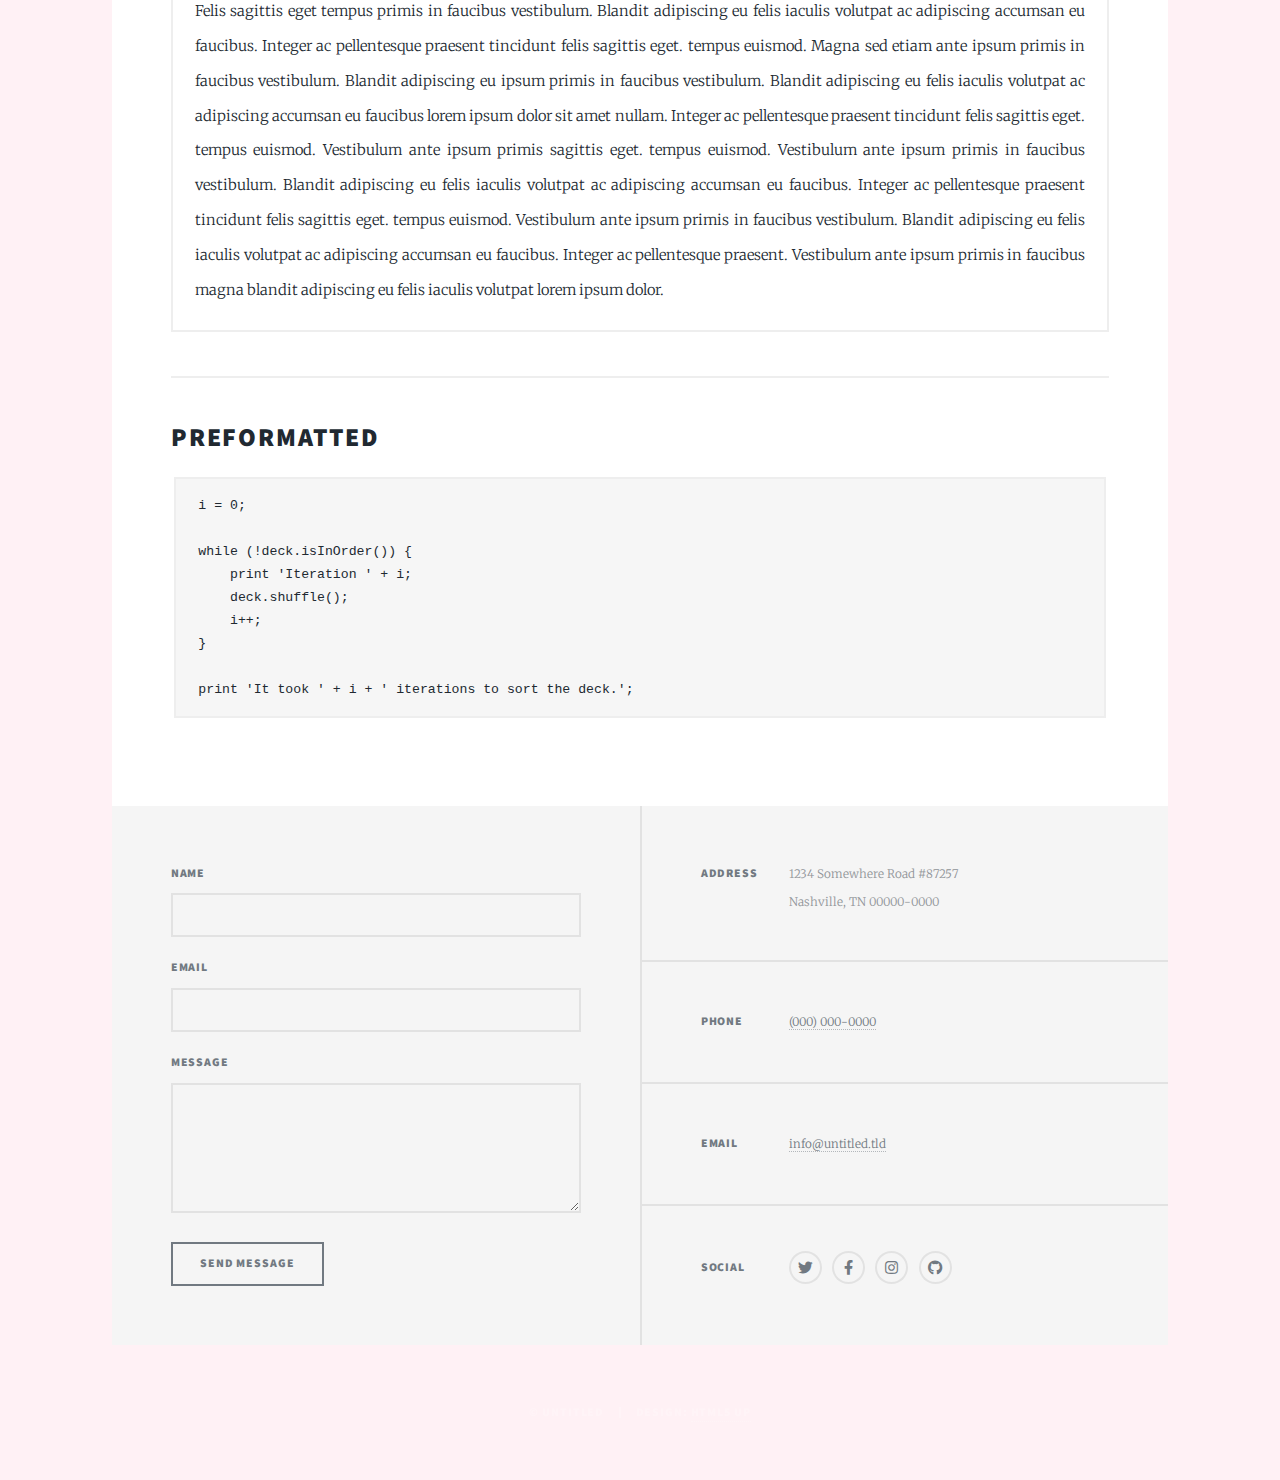
<file: elements.html>
<!DOCTYPE HTML>
<!--
	Massively by HTML5 UP
	html5up.net | @ajlkn
	Free for personal and commercial use under the CCA 3.0 license (html5up.net/license)
-->
<html>
	<head>
		<title>Elements Reference - Massively by HTML5 UP</title>
		<meta charset="utf-8" />
		<meta name="viewport" content="width=device-width, initial-scale=1, user-scalable=no" />
		<link rel="stylesheet" href="assets/css/main.css" />
		<noscript><link rel="stylesheet" href="assets/css/noscript.css" /></noscript>
	</head>
	<body class="is-preload">

		<!-- Wrapper -->
			<div id="wrapper">

				<!-- Header -->
					<header id="header">
						<a href="index.html" class="logo">Massively</a>
					</header>

				<!-- Nav -->
					<nav id="nav">
						<ul class="links">
							<li><a href="index.html">This is Massively</a></li>
							<li><a href="generic.html">Generic Page</a></li>
							<li class="active"><a href="elements.html">Elements Reference</a></li>
						</ul>
						<ul class="icons">
							<li><a href="#" class="icon brands fa-twitter"><span class="label">Twitter</span></a></li>
							<li><a href="#" class="icon brands fa-facebook-f"><span class="label">Facebook</span></a></li>
							<li><a href="#" class="icon brands fa-instagram"><span class="label">Instagram</span></a></li>
							<li><a href="#" class="icon brands fa-github"><span class="label">GitHub</span></a></li>
						</ul>
					</nav>

				<!-- Main -->
					<div id="main">

						<!-- Post -->
							<section class="post">
								<header class="major">
									<h1>Elements<br />
									Reference</h1>
								</header>

								<!-- Text stuff -->
									<h2>Text</h2>
									<p>This is <b>bold</b> and this is <strong>strong</strong>. This is <i>italic</i> and this is <em>emphasized</em>.
									This is <sup>superscript</sup> text and this is <sub>subscript</sub> text.
									This is <u>underlined</u> and this is code: <code>for (;;) { ... }</code>.
									Finally, this is a <a href="#">link</a>.</p>
									<hr />
									<h2>Heading Level 2</h2>
									<h3>Heading Level 3</h3>
									<h4>Heading Level 4</h4>
									<h5>Heading Level 5</h5>
									<h6>Heading Level 6</h6>
									<hr />
									<header>
										<h2>Heading with a Subtitle</h2>
										<p>Lorem ipsum dolor sit amet nullam id egestas urna aliquam</p>
									</header>
									<p>Nunc lacinia ante nunc ac lobortis. Interdum adipiscing gravida odio porttitor sem non mi integer non faucibus ornare mi ut ante amet placerat aliquet. Volutpat eu sed ante lacinia sapien lorem accumsan varius montes viverra nibh in adipiscing blandit tempus accumsan.</p>
									<header>
										<h3>Heading with a Subtitle</h3>
										<p>Lorem ipsum dolor sit amet nullam id egestas urna aliquam</p>
									</header>
									<p>Nunc lacinia ante nunc ac lobortis. Interdum adipiscing gravida odio porttitor sem non mi integer non faucibus ornare mi ut ante amet placerat aliquet. Volutpat eu sed ante lacinia sapien lorem accumsan varius montes viverra nibh in adipiscing blandit tempus accumsan.</p>
									<header>
										<h4>Heading with a Subtitle</h4>
										<p>Lorem ipsum dolor sit amet nullam id egestas urna aliquam</p>
									</header>
									<p>Nunc lacinia ante nunc ac lobortis. Interdum adipiscing gravida odio porttitor sem non mi integer non faucibus ornare mi ut ante amet placerat aliquet. Volutpat eu sed ante lacinia sapien lorem accumsan varius montes viverra nibh in adipiscing blandit tempus accumsan.</p>

									<hr />

								<!-- Lists -->
									<h2>Lists</h2>
									<div class="row">
										<div class="col-6 col-12-small">

											<h3>Unordered</h3>
											<ul>
												<li>Dolor pulvinar etiam.</li>
												<li>Sagittis lorem eleifend.</li>
												<li>Felis feugiat dolore viverra.</li>
												<li>Dolor pulvinar etiam.</li>
											</ul>

											<h3>Alternate</h3>
											<ul class="alt">
												<li>Dolor pulvinar etiam etiam.</li>
												<li>Sagittis adipiscing eleifend.</li>
												<li>Felis enim dolore viverra.</li>
												<li>Dolor pulvinar etiam etiam.</li>
											</ul>

										</div>
										<div class="col-6 col-12-small">

											<h3>Ordered</h3>
											<ol>
												<li>Dolor pulvinar etiam.</li>
												<li>Etiam vel felis at viverra.</li>
												<li>Felis enim feugiat magna.</li>
												<li>Etiam vel felis nullam.</li>
												<li>Felis enim et tempus.</li>
											</ol>

											<h3>Icons</h3>
											<ul class="icons">
												<li><a href="#" class="icon brands fa-twitter"><span class="label">Twitter</span></a></li>
												<li><a href="#" class="icon brands fa-facebook-f"><span class="label">Facebook</span></a></li>
												<li><a href="#" class="icon brands fa-instagram"><span class="label">Instagram</span></a></li>
												<li><a href="#" class="icon brands fa-github"><span class="label">Github</span></a></li>
												<li><a href="#" class="icon brands fa-dribbble"><span class="label">Dribbble</span></a></li>
											</ul>
											<ul class="icons alt">
												<li><a href="#" class="icon brands alt fa-twitter"><span class="label">Twitter</span></a></li>
												<li><a href="#" class="icon brands alt fa-facebook-f"><span class="label">Facebook</span></a></li>
												<li><a href="#" class="icon brands alt fa-instagram"><span class="label">Instagram</span></a></li>
												<li><a href="#" class="icon brands alt fa-github"><span class="label">Github</span></a></li>
												<li><a href="#" class="icon brands alt fa-dribbble"><span class="label">Dribbble</span></a></li>
											</ul>

										</div>
									</div>
									<h3>Definition</h3>
									<dl>
										<dt>Item 1</dt>
										<dd>
											<p>Lorem ipsum dolor vestibulum ante ipsum primis in faucibus vestibulum. Blandit adipiscing eu felis iaculis volutpat ac adipiscing accumsan eu faucibus. Integer ac pellentesque praesent.</p>
										</dd>
										<dt>Item 2</dt>
										<dd>
											<p>Lorem ipsum dolor vestibulum ante ipsum primis in faucibus vestibulum. Blandit adipiscing eu felis iaculis volutpat ac adipiscing accumsan eu faucibus. Integer ac pellentesque praesent.</p>
										</dd>
										<dt>Item 3</dt>
										<dd>
											<p>Lorem ipsum dolor vestibulum ante ipsum primis in faucibus vestibulum. Blandit adipiscing eu felis iaculis volutpat ac adipiscing accumsan eu faucibus. Integer ac pellentesque praesent.</p>
										</dd>
									</dl>

									<h3>Actions</h3>
									<ul class="actions">
										<li><a href="#" class="button primary">Primary</a></li>
										<li><a href="#" class="button">Default</a></li>
									</ul>
									<ul class="actions small">
										<li><a href="#" class="button primary small">Small</a></li>
										<li><a href="#" class="button small">Small</a></li>
									</ul>
									<div class="row">
										<div class="col-6 col-12-small">
											<ul class="actions stacked">
												<li><a href="#" class="button primary">Default</a></li>
												<li><a href="#" class="button">Default</a></li>
											</ul>
										</div>
										<div class="col-6 col-12-small">
											<ul class="actions stacked">
												<li><a href="#" class="button primary small">Small</a></li>
												<li><a href="#" class="button small">Small</a></li>
											</ul>
										</div>
									</div>
									<div class="row">
										<div class="col-6 col-12-small">
											<ul class="actions stacked">
												<li><a href="#" class="button primary fit">Default</a></li>
												<li><a href="#" class="button fit">Default</a></li>
											</ul>
										</div>
										<div class="col-6 col-12-small">
											<ul class="actions stacked">
												<li><a href="#" class="button primary small fit">Small</a></li>
												<li><a href="#" class="button small fit">Small</a></li>
											</ul>
										</div>
									</div>

									<hr />

								<!-- Blockquote -->
									<h2>Blockquote</h2>
									<blockquote>Fringilla nisl. Donec accumsan interdum nisi, quis tincidunt felis sagittis eget tempus euismod. Vestibulum ante ipsum primis in faucibus vestibulum. Blandit adipiscing eu felis iaculis volutpat ac adipiscing accumsan faucibus. Vestibulum ante ipsum primis in faucibus vestibulum. Blandit adipiscing eu felis.</blockquote>

									<hr />

								<!-- Table -->
									<h2>Table</h2>

									<h3>Default</h3>
									<div class="table-wrapper">
										<table>
											<thead>
												<tr>
													<th>Name</th>
													<th>Description</th>
													<th>Price</th>
												</tr>
											</thead>
											<tbody>
												<tr>
													<td>Item 1</td>
													<td>Ante turpis integer aliquet porttitor.</td>
													<td>29.99</td>
												</tr>
												<tr>
													<td>Item 2</td>
													<td>Vis ac commodo adipiscing arcu aliquet.</td>
													<td>19.99</td>
												</tr>
												<tr>
													<td>Item 3</td>
													<td> Morbi faucibus arcu accumsan lorem.</td>
													<td>29.99</td>
												</tr>
												<tr>
													<td>Item 4</td>
													<td>Vitae integer tempus condimentum.</td>
													<td>19.99</td>
												</tr>
												<tr>
													<td>Item 5</td>
													<td>Ante turpis integer aliquet porttitor.</td>
													<td>29.99</td>
												</tr>
											</tbody>
											<tfoot>
												<tr>
													<td colspan="2"></td>
													<td>100.00</td>
												</tr>
											</tfoot>
										</table>
									</div>

									<h3>Alternate</h3>
									<div class="table-wrapper">
										<table class="alt">
											<thead>
												<tr>
													<th>Name</th>
													<th>Description</th>
													<th>Price</th>
												</tr>
											</thead>
											<tbody>
												<tr>
													<td>Item 1</td>
													<td>Ante turpis integer aliquet porttitor.</td>
													<td>29.99</td>
												</tr>
												<tr>
													<td>Item 2</td>
													<td>Vis ac commodo adipiscing arcu aliquet.</td>
													<td>19.99</td>
												</tr>
												<tr>
													<td>Item 3</td>
													<td> Morbi faucibus arcu accumsan lorem.</td>
													<td>29.99</td>
												</tr>
												<tr>
													<td>Item 4</td>
													<td>Vitae integer tempus condimentum.</td>
													<td>19.99</td>
												</tr>
												<tr>
													<td>Item 5</td>
													<td>Ante turpis integer aliquet porttitor.</td>
													<td>29.99</td>
												</tr>
											</tbody>
											<tfoot>
												<tr>
													<td colspan="2"></td>
													<td>100.00</td>
												</tr>
											</tfoot>
										</table>
									</div>

									<hr />

								<!-- Buttons -->
									<h2>Buttons</h2>
									<ul class="actions">
										<li><a href="#" class="button primary">Primary</a></li>
										<li><a href="#" class="button">Default</a></li>
									</ul>
									<ul class="actions">
										<li><a href="#" class="button primary large">Large</a></li>
										<li><a href="#" class="button">Default</a></li>
										<li><a href="#" class="button small">Small</a></li>
									</ul>
									<ul class="actions fit">
										<li><a href="#" class="button primary fit">Fit</a></li>
										<li><a href="#" class="button fit">Fit</a></li>
									</ul>
									<ul class="actions fit small">
										<li><a href="#" class="button primary fit small">Fit + Small</a></li>
										<li><a href="#" class="button fit small">Fit + Small</a></li>
									</ul>
									<ul class="actions">
										<li><a href="#" class="button primary icon solid fa-search">Icon</a></li>
										<li><a href="#" class="button icon solid fa-download">Icon</a></li>
									</ul>
									<ul class="actions">
										<li><span class="button primary disabled">Primary</span></li>
										<li><span class="button disabled">Default</span></li>
									</ul>

									<hr />

								<!-- Form -->
									<h2>Form</h2>

									<form method="post" action="#">
										<div class="row gtr-uniform">
											<div class="col-6 col-12-xsmall">
												<input type="text" name="demo-name" id="demo-name" value="" placeholder="Name" />
											</div>
											<div class="col-6 col-12-xsmall">
												<input type="email" name="demo-email" id="demo-email" value="" placeholder="Email" />
											</div>
											<!-- Break -->
											<div class="col-12">
												<select name="demo-category" id="demo-category">
													<option value="">- Category -</option>
													<option value="1">Manufacturing</option>
													<option value="1">Shipping</option>
													<option value="1">Administration</option>
													<option value="1">Human Resources</option>
												</select>
											</div>
											<!-- Break -->
											<div class="col-4 col-12-small">
												<input type="radio" id="demo-priority-low" name="demo-priority" checked>
												<label for="demo-priority-low">Low</label>
											</div>
											<div class="col-4 col-12-small">
												<input type="radio" id="demo-priority-normal" name="demo-priority">
												<label for="demo-priority-normal">Normal</label>
											</div>
											<div class="col-4 col-12-small">
												<input type="radio" id="demo-priority-high" name="demo-priority">
												<label for="demo-priority-high">High</label>
											</div>
											<!-- Break -->
											<div class="col-6 col-12-small">
												<input type="checkbox" id="demo-copy" name="demo-copy">
												<label for="demo-copy">Email me a copy</label>
											</div>
											<div class="col-6 col-12-small">
												<input type="checkbox" id="demo-human" name="demo-human" checked>
												<label for="demo-human">I am a human</label>
											</div>
											<!-- Break -->
											<div class="col-12">
												<textarea name="demo-message" id="demo-message" placeholder="Enter your message" rows="6"></textarea>
											</div>
											<!-- Break -->
											<div class="col-12">
												<ul class="actions">
													<li><input type="submit" value="Send Message" class="primary" /></li>
													<li><input type="reset" value="Reset" /></li>
												</ul>
											</div>
										</div>
									</form>

									<hr />

								<!-- Image -->
									<h2>Image</h2>

									<h3>Fit</h3>
									<span class="image fit"><img src="images/pic01.jpg" alt="" /></span>
									<div class="box alt">
										<div class="row gtr-50 gtr-uniform">
											<div class="col-4"><span class="image fit"><img src="images/pic02.jpg" alt="" /></span></div>
											<div class="col-4"><span class="image fit"><img src="images/pic03.jpg" alt="" /></span></div>
											<div class="col-4"><span class="image fit"><img src="images/pic04.jpg" alt="" /></span></div>
											<!-- Break -->
											<div class="col-4"><span class="image fit"><img src="images/pic04.jpg" alt="" /></span></div>
											<div class="col-4"><span class="image fit"><img src="images/pic02.jpg" alt="" /></span></div>
											<div class="col-4"><span class="image fit"><img src="images/pic03.jpg" alt="" /></span></div>
											<!-- Break -->
											<div class="col-4"><span class="image fit"><img src="images/pic03.jpg" alt="" /></span></div>
											<div class="col-4"><span class="image fit"><img src="images/pic04.jpg" alt="" /></span></div>
											<div class="col-4"><span class="image fit"><img src="images/pic02.jpg" alt="" /></span></div>
										</div>
									</div>

									<h3>Left &amp; Right</h3>
									<p><span class="image left"><img src="images/pic08.jpg" alt="" /></span>Lorem ipsum dolor sit accumsan interdum nisi, quis tincidunt felis sagittis eget. tempus euismod. Vestibulum ante ipsum primis in faucibus vestibulum. Blandit adipiscing eu felis iaculis volutpat ac adipiscing accumsan eu faucibus. Integer ac pellentesque praesent tincidunt felis sagittis eget. tempus euismod. Vestibulum ante ipsum primis sagittis eget. tempus euismod. Vestibulum ante ipsum primis in faucibus vestibulum. Blandit adipiscing eu felis iaculis volutpat ac adipiscing accumsan eu faucibus. Integer ac pellentesque praesent tincidunt felis sagittis eget. tempus euismod. Vestibulum ante ipsum primis in faucibus vestibulum. Blandit adipiscing eu felis iaculis volutpat ac adipiscing accumsan eu faucibus. Integer ac pellentesque praesent. Vestibulum ante ipsum primis in faucibus magna blandit adipiscing eu felis iaculis.</p>
									<p><span class="image right"><img src="images/pic09.jpg" alt="" /></span>Lorem ipsum dolor sit accumsan interdum nisi, quis tincidunt felis sagittis eget. tempus euismod. Vestibulum ante ipsum primis in faucibus vestibulum. Blandit adipiscing eu felis iaculis volutpat ac adipiscing accumsan eu faucibus. Integer ac pellentesque praesent tincidunt felis sagittis eget. tempus euismod. Vestibulum ante ipsum primis sagittis eget. tempus euismod. Vestibulum ante ipsum primis in faucibus vestibulum. Blandit adipiscing eu felis iaculis volutpat ac adipiscing accumsan eu faucibus. Integer ac pellentesque praesent tincidunt felis sagittis eget. tempus euismod. Vestibulum ante ipsum primis in faucibus vestibulum. Blandit adipiscing eu felis iaculis volutpat ac adipiscing accumsan eu faucibus. Integer ac pellentesque praesent. Vestibulum ante ipsum primis in faucibus magna blandit adipiscing eu felis iaculis.</p>

									<hr />

								<!-- Box -->
									<h2>Box</h2>
									<div class="box">
										<p>Felis sagittis eget tempus primis in faucibus vestibulum. Blandit adipiscing eu felis iaculis volutpat ac adipiscing accumsan eu faucibus. Integer ac pellentesque praesent tincidunt felis sagittis eget. tempus euismod. Magna sed etiam ante ipsum primis in faucibus vestibulum. Blandit adipiscing eu ipsum primis in faucibus vestibulum. Blandit adipiscing eu felis iaculis volutpat ac adipiscing accumsan eu faucibus lorem ipsum dolor sit amet nullam. Integer ac pellentesque praesent tincidunt felis sagittis eget. tempus euismod. Vestibulum ante ipsum primis sagittis eget. tempus euismod. Vestibulum ante ipsum primis in faucibus vestibulum. Blandit adipiscing eu felis iaculis volutpat ac adipiscing accumsan eu faucibus. Integer ac pellentesque praesent tincidunt felis sagittis eget. tempus euismod. Vestibulum ante ipsum primis in faucibus vestibulum. Blandit adipiscing eu felis iaculis volutpat ac adipiscing accumsan eu faucibus. Integer ac pellentesque praesent. Vestibulum ante ipsum primis in faucibus magna blandit adipiscing eu felis iaculis volutpat lorem ipsum dolor.</p>
									</div>

									<hr />

								<!-- Preformatted Code -->
									<h2>Preformatted</h2>
									<pre><code>i = 0;

while (!deck.isInOrder()) {
    print 'Iteration ' + i;
    deck.shuffle();
    i++;
}

print 'It took ' + i + ' iterations to sort the deck.';
</code></pre>

							</section>

					</div>

				<!-- Footer -->
					<footer id="footer">
						<section>
							<form method="post" action="#">
								<div class="fields">
									<div class="field">
										<label for="name">Name</label>
										<input type="text" name="name" id="name" />
									</div>
									<div class="field">
										<label for="email">Email</label>
										<input type="text" name="email" id="email" />
									</div>
									<div class="field">
										<label for="message">Message</label>
										<textarea name="message" id="message" rows="3"></textarea>
									</div>
								</div>
								<ul class="actions">
									<li><input type="submit" value="Send Message" /></li>
								</ul>
							</form>
						</section>
						<section class="split contact">
							<section class="alt">
								<h3>Address</h3>
								<p>1234 Somewhere Road #87257<br />
								Nashville, TN 00000-0000</p>
							</section>
							<section>
								<h3>Phone</h3>
								<p><a href="#">(000) 000-0000</a></p>
							</section>
							<section>
								<h3>Email</h3>
								<p><a href="#">info@untitled.tld</a></p>
							</section>
							<section>
								<h3>Social</h3>
								<ul class="icons alt">
									<li><a href="#" class="icon brands alt fa-twitter"><span class="label">Twitter</span></a></li>
									<li><a href="#" class="icon brands alt fa-facebook-f"><span class="label">Facebook</span></a></li>
									<li><a href="#" class="icon brands alt fa-instagram"><span class="label">Instagram</span></a></li>
									<li><a href="#" class="icon brands alt fa-github"><span class="label">GitHub</span></a></li>
								</ul>
							</section>
						</section>
					</footer>

				<!-- Copyright -->
					<div id="copyright">
						<ul><li>&copy; Untitled</li><li>Design: <a href="https://html5up.net">HTML5 UP</a></li></ul>
					</div>

			</div>

		<!-- Scripts -->
			<script src="assets/js/jquery.min.js"></script>
			<script src="assets/js/jquery.scrollex.min.js"></script>
			<script src="assets/js/jquery.scrolly.min.js"></script>
			<script src="assets/js/browser.min.js"></script>
			<script src="assets/js/breakpoints.min.js"></script>
			<script src="assets/js/util.js"></script>
			<script src="assets/js/main.js"></script>

	</body>
</html>
</file>
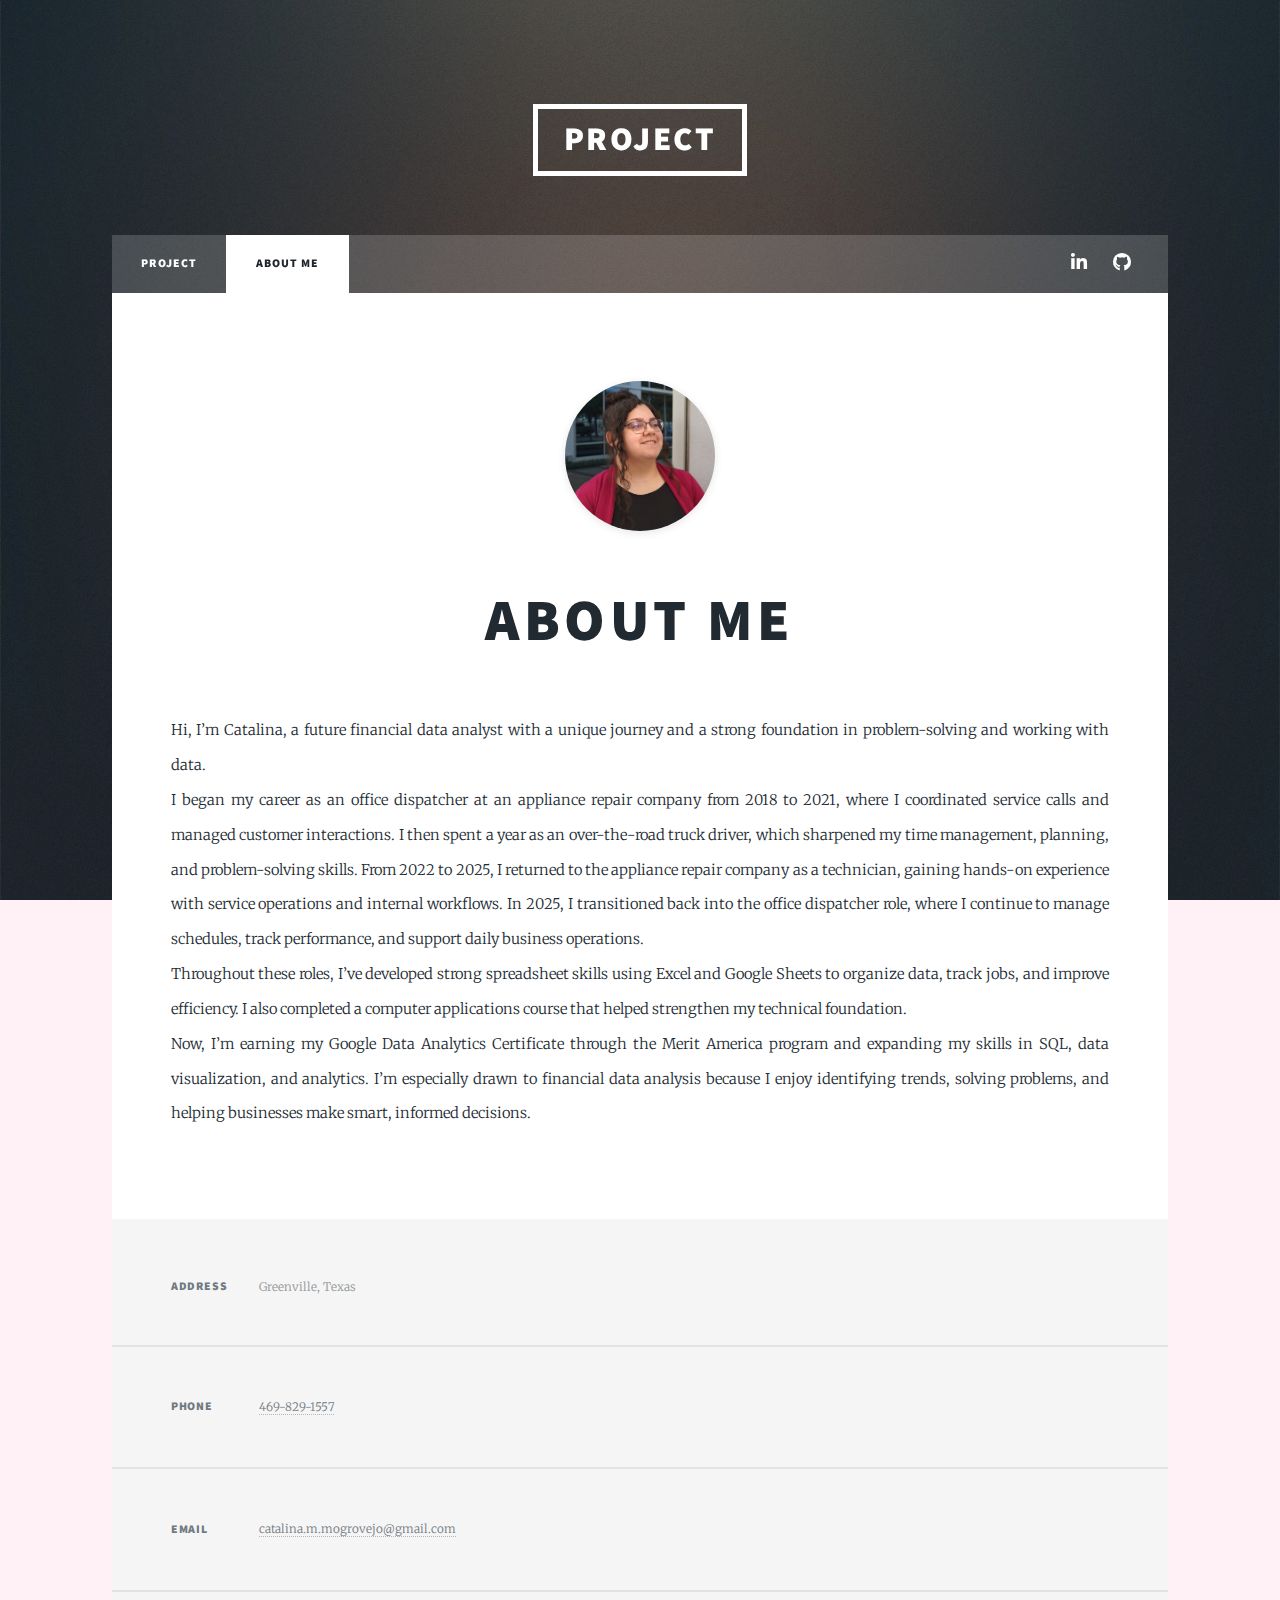
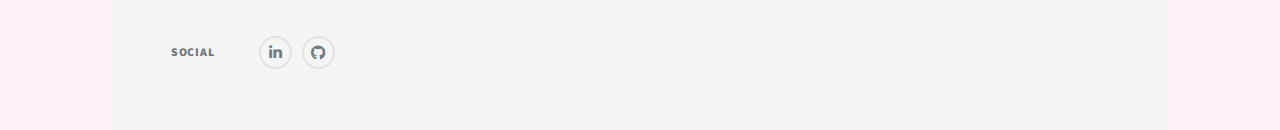
<file: generic.html>
<!DOCTYPE HTML>
<!--
	Massively by HTML5 UP
	html5up.net | @ajlkn
	Free for personal and commercial use under the CCA 3.0 license (html5up.net/license)
-->
<html>
	<head>
		<title>About Me</title>
		<meta charset="utf-8" />
		<meta name="viewport" content="width=device-width, initial-scale=1, user-scalable=no" />
		<link rel="stylesheet" href="assets/css/main.css" />
		<noscript><link rel="stylesheet" href="assets/css/noscript.css" /></noscript>
	</head>
	<body class="is-preload">

		<!-- Wrapper -->
			<div id="wrapper">

				<!-- Header -->
					<header id="header">
						<a href="index.html" class="logo">Project
						</a>
					</header>

				<!-- Nav -->
					<nav id="nav">
						<ul class="links">
							<li><a href="index.html">Project</a></li>
							<li class="active"><a href="generic.html">About Me</a></li>
						</ul>
						<ul class="icons alt">
									<li><a href="http://www.linkedin.com/in/catalina-mogrovejo-37575536a" class="icon brands alt fa-linkedin-in"><span class="label">LinkedIn</span></a></li>
									<li><a href="https://github.com/Catalina-Mogrovejo" class="icon brands alt fa-github"><span class="label">GitHub</span></a></li>
						</ul>
					</nav>

				<!-- Main -->
					<div id="main">

						<!-- Post -->
							<section class="post">
								<header class="major">
									<div class="image main">
										<div style="display: flex; justify-content: center;">
											<img src="images/Data Analytics/Headshot.JPG" alt="Headshot" style="width: 150px; height: 150px; object-fit: cover; border-radius: 50%; box-shadow: 0 2px 8px rgba(0, 0, 0, 0.1);" />
										</div>
									</div>

									<h1>About Me</h1>
								</header>
								<p>Hi, I’m Catalina, a future financial data analyst with a unique journey and a strong foundation in problem-solving and working with data.<br />
									I began my career as an office dispatcher at an appliance repair company from 2018 to 2021, where I coordinated service calls and managed customer interactions. I then spent a year as an over-the-road truck driver, which sharpened my time management, planning, and problem-solving skills. From 2022 to 2025, I returned to the appliance repair company as a technician, gaining hands-on experience with service operations and internal workflows. In 2025, I transitioned back into the office dispatcher role, where I continue to manage schedules, track performance, and support daily business operations.<br />
									Throughout these roles, I’ve developed strong spreadsheet skills using Excel and Google Sheets to organize data, track jobs, and improve efficiency. I also completed a computer applications course that helped strengthen my technical foundation.<br />
									Now, I’m earning my Google Data Analytics Certificate through the Merit America program and expanding my skills in SQL, data visualization, and analytics. I’m especially drawn to financial data analysis because I enjoy identifying trends, solving problems, and helping businesses make smart, informed decisions.
								</p>
							</section>
					</div>

				<!-- Footer -->
					<footer id="footer">
						<section class="split contact">
							<section class="alt">
								<h3>Address</h3>
								<p>Greenville, Texas</p>
							</section>
							<section>
								<h3>Phone</h3>
								<p><a href="#">469-829-1557</a></p>
							</section>
							<section>
								<h3>Email</h3>
								<p><a href="#">catalina.m.mogrovejo@gmail.com</a></p>
							</section>
							<section>
								<h3>Social</h3>
								<ul class="icons alt">
									<li><a href="http://www.linkedin.com/in/catalina-mogrovejo-37575536a" class="icon brands alt fa-linkedin-in"><span class="label">LinkedIn</span></a></li>
									<li><a href="https://github.com/catalinamogrovejo" class="icon brands alt fa-github"><span class="label">GitHub</span></a></li>
						</ul>
							</section>
						</section>
					</footer>
			</div>

		<!-- Scripts -->
			<script src="assets/js/jquery.min.js"></script>
			<script src="assets/js/jquery.scrollex.min.js"></script>
			<script src="assets/js/jquery.scrolly.min.js"></script>
			<script src="assets/js/browser.min.js"></script>
			<script src="assets/js/breakpoints.min.js"></script>
			<script src="assets/js/util.js"></script>
			<script src="assets/js/main.js"></script>

	</body>
</html>
</file>
<file: assets/css/main.css>
@import url(fontawesome-all.min.css);
@import url("https://fonts.googleapis.com/css?family=Merriweather:300,700,300italic,700italic|Source+Sans+Pro:900");

/*
	Massively by HTML5 UP
	html5up.net | @ajlkn
	Free for personal and commercial use under the CCA 3.0 license (html5up.net/license)
*/

html, body, div, span, applet, object,
iframe, h1, h2, h3, h4, h5, h6, p, blockquote,
pre, a, abbr, acronym, address, big, cite,
code, del, dfn, em, img, ins, kbd, q, s, samp,
small, strike, strong, sub, sup, tt, var, b,
u, i, center, dl, dt, dd, ol, ul, li, fieldset,
form, label, legend, table, caption, tbody,
tfoot, thead, tr, th, td, article, aside,
canvas, details, embed, figure, figcaption,
footer, header, hgroup, menu, nav, output, ruby,
section, summary, time, mark, audio, video {
	margin: 0;
	padding: 0;
	border: 0;
	font-size: 100%;
	font: inherit;
	vertical-align: baseline;}

article, aside, details, figcaption, figure,
footer, header, hgroup, menu, nav, section {
	display: block;}

body {
	line-height: 1;
}

ol, ul {
	list-style: none;
}

blockquote, q {
	quotes: none;
}

	blockquote:before, blockquote:after, q:before, q:after {
		content: '';
		content: none;
	}

table {
	border-collapse: collapse;
	border-spacing: 0;
}

body {
	-webkit-text-size-adjust: none;
}

mark {
	background-color: transparent;
	color: inherit;
}

input::-moz-focus-inner {
	border: 0;
	padding: 0;
}

input, select, textarea {
	-moz-appearance: none;
	-webkit-appearance: none;
	-ms-appearance: none;
	appearance: none;
}

/* Basic */

	@-ms-viewport {
		width: device-width;
	}

	body {
		-ms-overflow-style: scrollbar;
	}

	@media screen and (max-width: 480px) {

		html, body {
			min-width: 320px;
		}

	}

	html {
		box-sizing: border-box;
	}

	*, *:before, *:after {
		box-sizing: inherit;
	}

	body {
		background-color: #FFF1F5;
	}

		body.is-preload *, body.is-preload *:before, body.is-preload *:after {
			-moz-animation: none !important;
			-webkit-animation: none !important;
			-ms-animation: none !important;
			animation: none !important;
			-moz-transition: none !important;
			-webkit-transition: none !important;
			-ms-transition: none !important;
			transition: none !important;
		}

/* Type */

	html {
		font-size: 16pt;
	}

		@media screen and (max-width: 1680px) {

			html {
				font-size: 12pt;
			}

		}

		@media screen and (max-width: 1280px) {

			html {
				font-size: 11pt;
			}

		}

		@media screen and (max-width: 360px) {

			html {
				font-size: 10pt;
			}

		}

	body {
		color: #212931;
	}

	body, input, select, textarea {
		font-family: "Merriweather", Georgia, serif;
		font-weight: 300;
		font-size: 1rem;
		line-height: 2.375;
	}

	a {
		-moz-transition: color 0.2s ease-in-out, background-color 0.2s ease-in-out, border-color 0.2s ease-in-out, box-shadow 0.2s ease-in-out;
		-webkit-transition: color 0.2s ease-in-out, background-color 0.2s ease-in-out, border-color 0.2s ease-in-out, box-shadow 0.2s ease-in-out;
		-ms-transition: color 0.2s ease-in-out, background-color 0.2s ease-in-out, border-color 0.2s ease-in-out, box-shadow 0.2s ease-in-out;
		transition: color 0.2s ease-in-out, background-color 0.2s ease-in-out, border-color 0.2s ease-in-out, box-shadow 0.2s ease-in-out;
		border-bottom: dotted 1px;
		text-decoration: none;
	}

		a:hover {
			border-bottom-color: transparent;
		}

	strong, b {
		font-weight: 600;
	}

	em, i {
		font-style: italic;
	}

	p {
		text-align: justify;
		margin: 0 0 2rem 0;
	}

	h1, h2, h3, h4, h5, h6 {
		font-family: "Source Sans Pro", Helvetica, sans-serif;
		font-weight: 900;
		line-height: 1.5;
		letter-spacing: 0.075em;
		text-transform: uppercase;
		margin: 0 0 1rem 0;
	}

		h1 a, h2 a, h3 a, h4 a, h5 a, h6 a {
			border-bottom: 0;
			color: inherit;
			text-decoration: none;
		}

	h1 {
		font-size: 4rem;
		line-height: 1.1;
		margin: 0 0 2rem 0;
	}

	h2 {
		font-size: 1.75rem;
		line-height: 1.3;
		margin: 0 0 1.5rem 0;
	}

	h3 {
		font-size: 1.25rem;
		margin: 0 0 1.5rem 0;
	}

	h4 {
		font-size: 1rem;
	}

	h5 {
		font-size: 0.9rem;
	}

	h6 {
		font-size: 0.8rem;
	}

	sub {
		font-size: 0.8rem;
		position: relative;
		top: 0.5rem;
	}

	sup {
		font-size: 0.8rem;
		position: relative;
		top: -0.5rem;
	}

	blockquote {
		border-left: solid 4px;
		font-style: italic;
		margin: 0 0 2rem 0;
		padding: 0.5rem 0 0.5rem 2rem;
	}

	code {
		border: solid 2px;
		font-family: "Courier New", monospace;
		font-size: 0.9rem;
		margin: 0 0.25rem;
		padding: 0.25rem 0.65rem;
	}

	pre {
		-webkit-overflow-scrolling: touch;
		font-family: "Courier New", monospace;
		font-size: 0.9rem;
		margin: 0 0 2rem 0;
	}

		pre code {
			display: block;
			line-height: 1.75;
			padding: 1rem 1.5rem;
			overflow-x: auto;
		}

	hr {
		border: 0;
		border-bottom: solid 2px;
		margin: 3rem 0;
	}

		hr.major {
			margin: 5rem 0;
		}

	.align-left {
		text-align: left;
	}

	.align-center {
		text-align: center;
	}

	.align-right {
		text-align: right;
	}

	input, select, textarea {
		color: #212931;
	}

	a {
		color: #212931;
		border-bottom-color: rgba(33, 41, 49, 0.5);
	}

		a:hover {
			border-bottom-color: transparent;
			color: #18bfef !important;
		}

	strong, b {
		color: #212931;
	}

	h1, h2, h3, h4, h5, h6 {
		color: #212931;
	}

	blockquote {
		border-left-color: #eeeeee;
	}

	code {
		background: rgba(220, 220, 220, 0.25);
		border-color: #eeeeee;
	}

	hr {
		border-bottom-color: #eeeeee;
	}

/* Row */

	.row {
		display: flex;
		flex-wrap: wrap;
		box-sizing: border-box;
		align-items: stretch;
	}

		.row > * {
			box-sizing: border-box;
		}

		.row.gtr-uniform > * > :last-child {
			margin-bottom: 0;
		}

		.row.aln-left {
			justify-content: flex-start;
		}

		.row.aln-center {
			justify-content: center;
		}

		.row.aln-right {
			justify-content: flex-end;
		}

		.row.aln-top {
			align-items: flex-start;
		}

		.row.aln-middle {
			align-items: center;
		}

		.row.aln-bottom {
			align-items: flex-end;
		}

		.row > .imp {
			order: -1;
		}

		.row > .col-1 {
			width: 8.33333%;
		}

		.row > .off-1 {
			margin-left: 8.33333%;
		}

		.row > .col-2 {
			width: 16.66667%;
		}

		.row > .off-2 {
			margin-left: 16.66667%;
		}

		.row > .col-3 {
			width: 25%;
		}

		.row > .off-3 {
			margin-left: 25%;
		}

		.row > .col-4 {
			width: 33.33333%;
		}

		.row > .off-4 {
			margin-left: 33.33333%;
		}

		.row > .col-5 {
			width: 41.66667%;
		}

		.row > .off-5 {
			margin-left: 41.66667%;
		}

		.row > .col-6 {
			width: 50%;
		}

		.row > .off-6 {
			margin-left: 50%;
		}

		.row > .col-7 {
			width: 58.33333%;
		}

		.row > .off-7 {
			margin-left: 58.33333%;
		}

		.row > .col-8 {
			width: 66.66667%;
		}

		.row > .off-8 {
			margin-left: 66.66667%;
		}

		.row > .col-9 {
			width: 75%;
		}

		.row > .off-9 {
			margin-left: 75%;
		}

		.row > .col-10 {
			width: 83.33333%;
		}

		.row > .off-10 {
			margin-left: 83.33333%;
		}

		.row > .col-11 {
			width: 91.66667%;
		}

		.row > .off-11 {
			margin-left: 91.66667%;
		}

		.row > .col-12 {
			width: 100%;
		}

		.row > .off-12 {
			margin-left: 100%;
		}

		.row.gtr-0 {
			margin-top: 0;
			margin-left: 0rem;
		}

			.row.gtr-0 > * {
				padding: 0 0 0 0rem;
			}

			.row.gtr-0.gtr-uniform {
				margin-top: 0rem;
			}

				.row.gtr-0.gtr-uniform > * {
					padding-top: 0rem;
				}

		.row.gtr-25 {
			margin-top: 0;
			margin-left: -0.375rem;
		}

			.row.gtr-25 > * {
				padding: 0 0 0 0.375rem;
			}

			.row.gtr-25.gtr-uniform {
				margin-top: -0.375rem;
			}

				.row.gtr-25.gtr-uniform > * {
					padding-top: 0.375rem;
				}

		.row.gtr-50 {
			margin-top: 0;
			margin-left: -0.75rem;
		}

			.row.gtr-50 > * {
				padding: 0 0 0 0.75rem;
			}

			.row.gtr-50.gtr-uniform {
				margin-top: -0.75rem;
			}

				.row.gtr-50.gtr-uniform > * {
					padding-top: 0.75rem;
				}

		.row {
			margin-top: 0;
			margin-left: -1.5rem;
		}

			.row > * {
				padding: 0 0 0 1.5rem;
			}

			.row.gtr-uniform {
				margin-top: -1.5rem;
			}

				.row.gtr-uniform > * {
					padding-top: 1.5rem;
				}

		.row.gtr-150 {
			margin-top: 0;
			margin-left: -2.25rem;
		}

			.row.gtr-150 > * {
				padding: 0 0 0 2.25rem;
			}

			.row.gtr-150.gtr-uniform {
				margin-top: -2.25rem;
			}

				.row.gtr-150.gtr-uniform > * {
					padding-top: 2.25rem;
				}

		.row.gtr-200 {
			margin-top: 0;
			margin-left: -3rem;
		}

			.row.gtr-200 > * {
				padding: 0 0 0 3rem;
			}

			.row.gtr-200.gtr-uniform {
				margin-top: -3rem;
			}

				.row.gtr-200.gtr-uniform > * {
					padding-top: 3rem;
				}

		@media screen and (max-width: 1680px) {

			.row {
				display: flex;
				flex-wrap: wrap;
				box-sizing: border-box;
				align-items: stretch;
			}

				.row > * {
					box-sizing: border-box;
				}

				.row.gtr-uniform > * > :last-child {
					margin-bottom: 0;
				}

				.row.aln-left {
					justify-content: flex-start;
				}

				.row.aln-center {
					justify-content: center;
				}

				.row.aln-right {
					justify-content: flex-end;
				}

				.row.aln-top {
					align-items: flex-start;
				}

				.row.aln-middle {
					align-items: center;
				}

				.row.aln-bottom {
					align-items: flex-end;
				}

				.row > .imp-xlarge {
					order: -1;
				}

				.row > .col-1-xlarge {
					width: 8.33333%;
				}

				.row > .off-1-xlarge {
					margin-left: 8.33333%;
				}

				.row > .col-2-xlarge {
					width: 16.66667%;
				}

				.row > .off-2-xlarge {
					margin-left: 16.66667%;
				}

				.row > .col-3-xlarge {
					width: 25%;
				}

				.row > .off-3-xlarge {
					margin-left: 25%;
				}

				.row > .col-4-xlarge {
					width: 33.33333%;
				}

				.row > .off-4-xlarge {
					margin-left: 33.33333%;
				}

				.row > .col-5-xlarge {
					width: 41.66667%;
				}

				.row > .off-5-xlarge {
					margin-left: 41.66667%;
				}

				.row > .col-6-xlarge {
					width: 50%;
				}

				.row > .off-6-xlarge {
					margin-left: 50%;
				}

				.row > .col-7-xlarge {
					width: 58.33333%;
				}

				.row > .off-7-xlarge {
					margin-left: 58.33333%;
				}

				.row > .col-8-xlarge {
					width: 66.66667%;
				}

				.row > .off-8-xlarge {
					margin-left: 66.66667%;
				}

				.row > .col-9-xlarge {
					width: 75%;
				}

				.row > .off-9-xlarge {
					margin-left: 75%;
				}

				.row > .col-10-xlarge {
					width: 83.33333%;
				}

				.row > .off-10-xlarge {
					margin-left: 83.33333%;
				}

				.row > .col-11-xlarge {
					width: 91.66667%;
				}

				.row > .off-11-xlarge {
					margin-left: 91.66667%;
				}

				.row > .col-12-xlarge {
					width: 100%;
				}

				.row > .off-12-xlarge {
					margin-left: 100%;
				}

				.row.gtr-0 {
					margin-top: 0;
					margin-left: 0rem;
				}

					.row.gtr-0 > * {
						padding: 0 0 0 0rem;
					}

					.row.gtr-0.gtr-uniform {
						margin-top: 0rem;
					}

						.row.gtr-0.gtr-uniform > * {
							padding-top: 0rem;
						}

				.row.gtr-25 {
					margin-top: 0;
					margin-left: -0.375rem;
				}

					.row.gtr-25 > * {
						padding: 0 0 0 0.375rem;
					}

					.row.gtr-25.gtr-uniform {
						margin-top: -0.375rem;
					}

						.row.gtr-25.gtr-uniform > * {
							padding-top: 0.375rem;
						}

				.row.gtr-50 {
					margin-top: 0;
					margin-left: -0.75rem;
				}

					.row.gtr-50 > * {
						padding: 0 0 0 0.75rem;
					}

					.row.gtr-50.gtr-uniform {
						margin-top: -0.75rem;
					}

						.row.gtr-50.gtr-uniform > * {
							padding-top: 0.75rem;
						}

				.row {
					margin-top: 0;
					margin-left: -1.5rem;
				}

					.row > * {
						padding: 0 0 0 1.5rem;
					}

					.row.gtr-uniform {
						margin-top: -1.5rem;
					}

						.row.gtr-uniform > * {
							padding-top: 1.5rem;
						}

				.row.gtr-150 {
					margin-top: 0;
					margin-left: -2.25rem;
				}

					.row.gtr-150 > * {
						padding: 0 0 0 2.25rem;
					}

					.row.gtr-150.gtr-uniform {
						margin-top: -2.25rem;
					}

						.row.gtr-150.gtr-uniform > * {
							padding-top: 2.25rem;
						}

				.row.gtr-200 {
					margin-top: 0;
					margin-left: -3rem;
				}

					.row.gtr-200 > * {
						padding: 0 0 0 3rem;
					}

					.row.gtr-200.gtr-uniform {
						margin-top: -3rem;
					}

						.row.gtr-200.gtr-uniform > * {
							padding-top: 3rem;
						}

		}

		@media screen and (max-width: 1280px) {

			.row {
				display: flex;
				flex-wrap: wrap;
				box-sizing: border-box;
				align-items: stretch;
			}

				.row > * {
					box-sizing: border-box;
				}

				.row.gtr-uniform > * > :last-child {
					margin-bottom: 0;
				}

				.row.aln-left {
					justify-content: flex-start;
				}

				.row.aln-center {
					justify-content: center;
				}

				.row.aln-right {
					justify-content: flex-end;
				}

				.row.aln-top {
					align-items: flex-start;
				}

				.row.aln-middle {
					align-items: center;
				}

				.row.aln-bottom {
					align-items: flex-end;
				}

				.row > .imp-large {
					order: -1;
				}

				.row > .col-1-large {
					width: 8.33333%;
				}

				.row > .off-1-large {
					margin-left: 8.33333%;
				}

				.row > .col-2-large {
					width: 16.66667%;
				}

				.row > .off-2-large {
					margin-left: 16.66667%;
				}

				.row > .col-3-large {
					width: 25%;
				}

				.row > .off-3-large {
					margin-left: 25%;
				}

				.row > .col-4-large {
					width: 33.33333%;
				}

				.row > .off-4-large {
					margin-left: 33.33333%;
				}

				.row > .col-5-large {
					width: 41.66667%;
				}

				.row > .off-5-large {
					margin-left: 41.66667%;
				}

				.row > .col-6-large {
					width: 50%;
				}

				.row > .off-6-large {
					margin-left: 50%;
				}

				.row > .col-7-large {
					width: 58.33333%;
				}

				.row > .off-7-large {
					margin-left: 58.33333%;
				}

				.row > .col-8-large {
					width: 66.66667%;
				}

				.row > .off-8-large {
					margin-left: 66.66667%;
				}

				.row > .col-9-large {
					width: 75%;
				}

				.row > .off-9-large {
					margin-left: 75%;
				}

				.row > .col-10-large {
					width: 83.33333%;
				}

				.row > .off-10-large {
					margin-left: 83.33333%;
				}

				.row > .col-11-large {
					width: 91.66667%;
				}

				.row > .off-11-large {
					margin-left: 91.66667%;
				}

				.row > .col-12-large {
					width: 100%;
				}

				.row > .off-12-large {
					margin-left: 100%;
				}

				.row.gtr-0 {
					margin-top: 0;
					margin-left: 0rem;
				}

					.row.gtr-0 > * {
						padding: 0 0 0 0rem;
					}

					.row.gtr-0.gtr-uniform {
						margin-top: 0rem;
					}

						.row.gtr-0.gtr-uniform > * {
							padding-top: 0rem;
						}

				.row.gtr-25 {
					margin-top: 0;
					margin-left: -0.375rem;
				}

					.row.gtr-25 > * {
						padding: 0 0 0 0.375rem;
					}

					.row.gtr-25.gtr-uniform {
						margin-top: -0.375rem;
					}

						.row.gtr-25.gtr-uniform > * {
							padding-top: 0.375rem;
						}

				.row.gtr-50 {
					margin-top: 0;
					margin-left: -0.75rem;
				}

					.row.gtr-50 > * {
						padding: 0 0 0 0.75rem;
					}

					.row.gtr-50.gtr-uniform {
						margin-top: -0.75rem;
					}

						.row.gtr-50.gtr-uniform > * {
							padding-top: 0.75rem;
						}

				.row {
					margin-top: 0;
					margin-left: -1.5rem;
				}

					.row > * {
						padding: 0 0 0 1.5rem;
					}

					.row.gtr-uniform {
						margin-top: -1.5rem;
					}

						.row.gtr-uniform > * {
							padding-top: 1.5rem;
						}

				.row.gtr-150 {
					margin-top: 0;
					margin-left: -2.25rem;
				}

					.row.gtr-150 > * {
						padding: 0 0 0 2.25rem;
					}

					.row.gtr-150.gtr-uniform {
						margin-top: -2.25rem;
					}

						.row.gtr-150.gtr-uniform > * {
							padding-top: 2.25rem;
						}

				.row.gtr-200 {
					margin-top: 0;
					margin-left: -3rem;
				}

					.row.gtr-200 > * {
						padding: 0 0 0 3rem;
					}

					.row.gtr-200.gtr-uniform {
						margin-top: -3rem;
					}

						.row.gtr-200.gtr-uniform > * {
							padding-top: 3rem;
						}

		}

		@media screen and (max-width: 980px) {

			.row {
				display: flex;
				flex-wrap: wrap;
				box-sizing: border-box;
				align-items: stretch;
			}

				.row > * {
					box-sizing: border-box;
				}

				.row.gtr-uniform > * > :last-child {
					margin-bottom: 0;
				}

				.row.aln-left {
					justify-content: flex-start;
				}

				.row.aln-center {
					justify-content: center;
				}

				.row.aln-right {
					justify-content: flex-end;
				}

				.row.aln-top {
					align-items: flex-start;
				}

				.row.aln-middle {
					align-items: center;
				}

				.row.aln-bottom {
					align-items: flex-end;
				}

				.row > .imp-medium {
					order: -1;
				}

				.row > .col-1-medium {
					width: 8.33333%;
				}

				.row > .off-1-medium {
					margin-left: 8.33333%;
				}

				.row > .col-2-medium {
					width: 16.66667%;
				}

				.row > .off-2-medium {
					margin-left: 16.66667%;
				}

				.row > .col-3-medium {
					width: 25%;
				}

				.row > .off-3-medium {
					margin-left: 25%;
				}

				.row > .col-4-medium {
					width: 33.33333%;
				}

				.row > .off-4-medium {
					margin-left: 33.33333%;
				}

				.row > .col-5-medium {
					width: 41.66667%;
				}

				.row > .off-5-medium {
					margin-left: 41.66667%;
				}

				.row > .col-6-medium {
					width: 50%;
				}

				.row > .off-6-medium {
					margin-left: 50%;
				}

				.row > .col-7-medium {
					width: 58.33333%;
				}

				.row > .off-7-medium {
					margin-left: 58.33333%;
				}

				.row > .col-8-medium {
					width: 66.66667%;
				}

				.row > .off-8-medium {
					margin-left: 66.66667%;
				}

				.row > .col-9-medium {
					width: 75%;
				}

				.row > .off-9-medium {
					margin-left: 75%;
				}

				.row > .col-10-medium {
					width: 83.33333%;
				}

				.row > .off-10-medium {
					margin-left: 83.33333%;
				}

				.row > .col-11-medium {
					width: 91.66667%;
				}

				.row > .off-11-medium {
					margin-left: 91.66667%;
				}

				.row > .col-12-medium {
					width: 100%;
				}

				.row > .off-12-medium {
					margin-left: 100%;
				}

				.row.gtr-0 {
					margin-top: 0;
					margin-left: 0rem;
				}

					.row.gtr-0 > * {
						padding: 0 0 0 0rem;
					}

					.row.gtr-0.gtr-uniform {
						margin-top: 0rem;
					}

						.row.gtr-0.gtr-uniform > * {
							padding-top: 0rem;
						}

				.row.gtr-25 {
					margin-top: 0;
					margin-left: -0.375rem;
				}

					.row.gtr-25 > * {
						padding: 0 0 0 0.375rem;
					}

					.row.gtr-25.gtr-uniform {
						margin-top: -0.375rem;
					}

						.row.gtr-25.gtr-uniform > * {
							padding-top: 0.375rem;
						}

				.row.gtr-50 {
					margin-top: 0;
					margin-left: -0.75rem;
				}

					.row.gtr-50 > * {
						padding: 0 0 0 0.75rem;
					}

					.row.gtr-50.gtr-uniform {
						margin-top: -0.75rem;
					}

						.row.gtr-50.gtr-uniform > * {
							padding-top: 0.75rem;
						}

				.row {
					margin-top: 0;
					margin-left: -1.5rem;
				}

					.row > * {
						padding: 0 0 0 1.5rem;
					}

					.row.gtr-uniform {
						margin-top: -1.5rem;
					}

						.row.gtr-uniform > * {
							padding-top: 1.5rem;
						}

				.row.gtr-150 {
					margin-top: 0;
					margin-left: -2.25rem;
				}

					.row.gtr-150 > * {
						padding: 0 0 0 2.25rem;
					}

					.row.gtr-150.gtr-uniform {
						margin-top: -2.25rem;
					}

						.row.gtr-150.gtr-uniform > * {
							padding-top: 2.25rem;
						}

				.row.gtr-200 {
					margin-top: 0;
					margin-left: -3rem;
				}

					.row.gtr-200 > * {
						padding: 0 0 0 3rem;
					}

					.row.gtr-200.gtr-uniform {
						margin-top: -3rem;
					}

						.row.gtr-200.gtr-uniform > * {
							padding-top: 3rem;
						}

		}

		@media screen and (max-width: 736px) {

			.row {
				display: flex;
				flex-wrap: wrap;
				box-sizing: border-box;
				align-items: stretch;
			}

				.row > * {
					box-sizing: border-box;
				}

				.row.gtr-uniform > * > :last-child {
					margin-bottom: 0;
				}

				.row.aln-left {
					justify-content: flex-start;
				}

				.row.aln-center {
					justify-content: center;
				}

				.row.aln-right {
					justify-content: flex-end;
				}

				.row.aln-top {
					align-items: flex-start;
				}

				.row.aln-middle {
					align-items: center;
				}

				.row.aln-bottom {
					align-items: flex-end;
				}

				.row > .imp-small {
					order: -1;
				}

				.row > .col-1-small {
					width: 8.33333%;
				}

				.row > .off-1-small {
					margin-left: 8.33333%;
				}

				.row > .col-2-small {
					width: 16.66667%;
				}

				.row > .off-2-small {
					margin-left: 16.66667%;
				}

				.row > .col-3-small {
					width: 25%;
				}

				.row > .off-3-small {
					margin-left: 25%;
				}

				.row > .col-4-small {
					width: 33.33333%;
				}

				.row > .off-4-small {
					margin-left: 33.33333%;
				}

				.row > .col-5-small {
					width: 41.66667%;
				}

				.row > .off-5-small {
					margin-left: 41.66667%;
				}

				.row > .col-6-small {
					width: 50%;
				}

				.row > .off-6-small {
					margin-left: 50%;
				}

				.row > .col-7-small {
					width: 58.33333%;
				}

				.row > .off-7-small {
					margin-left: 58.33333%;
				}

				.row > .col-8-small {
					width: 66.66667%;
				}

				.row > .off-8-small {
					margin-left: 66.66667%;
				}

				.row > .col-9-small {
					width: 75%;
				}

				.row > .off-9-small {
					margin-left: 75%;
				}

				.row > .col-10-small {
					width: 83.33333%;
				}

				.row > .off-10-small {
					margin-left: 83.33333%;
				}

				.row > .col-11-small {
					width: 91.66667%;
				}

				.row > .off-11-small {
					margin-left: 91.66667%;
				}

				.row > .col-12-small {
					width: 100%;
				}

				.row > .off-12-small {
					margin-left: 100%;
				}

				.row.gtr-0 {
					margin-top: 0;
					margin-left: 0rem;
				}

					.row.gtr-0 > * {
						padding: 0 0 0 0rem;
					}

					.row.gtr-0.gtr-uniform {
						margin-top: 0rem;
					}

						.row.gtr-0.gtr-uniform > * {
							padding-top: 0rem;
						}

				.row.gtr-25 {
					margin-top: 0;
					margin-left: -0.375rem;
				}

					.row.gtr-25 > * {
						padding: 0 0 0 0.375rem;
					}

					.row.gtr-25.gtr-uniform {
						margin-top: -0.375rem;
					}

						.row.gtr-25.gtr-uniform > * {
							padding-top: 0.375rem;
						}

				.row.gtr-50 {
					margin-top: 0;
					margin-left: -0.75rem;
				}

					.row.gtr-50 > * {
						padding: 0 0 0 0.75rem;
					}

					.row.gtr-50.gtr-uniform {
						margin-top: -0.75rem;
					}

						.row.gtr-50.gtr-uniform > * {
							padding-top: 0.75rem;
						}

				.row {
					margin-top: 0;
					margin-left: -1.5rem;
				}

					.row > * {
						padding: 0 0 0 1.5rem;
					}

					.row.gtr-uniform {
						margin-top: -1.5rem;
					}

						.row.gtr-uniform > * {
							padding-top: 1.5rem;
						}

				.row.gtr-150 {
					margin-top: 0;
					margin-left: -2.25rem;
				}

					.row.gtr-150 > * {
						padding: 0 0 0 2.25rem;
					}

					.row.gtr-150.gtr-uniform {
						margin-top: -2.25rem;
					}

						.row.gtr-150.gtr-uniform > * {
							padding-top: 2.25rem;
						}

				.row.gtr-200 {
					margin-top: 0;
					margin-left: -3rem;
				}

					.row.gtr-200 > * {
						padding: 0 0 0 3rem;
					}

					.row.gtr-200.gtr-uniform {
						margin-top: -3rem;
					}

						.row.gtr-200.gtr-uniform > * {
							padding-top: 3rem;
						}

		}

		@media screen and (max-width: 480px) {

			.row {
				display: flex;
				flex-wrap: wrap;
				box-sizing: border-box;
				align-items: stretch;
			}

				.row > * {
					box-sizing: border-box;
				}

				.row.gtr-uniform > * > :last-child {
					margin-bottom: 0;
				}

				.row.aln-left {
					justify-content: flex-start;
				}

				.row.aln-center {
					justify-content: center;
				}

				.row.aln-right {
					justify-content: flex-end;
				}

				.row.aln-top {
					align-items: flex-start;
				}

				.row.aln-middle {
					align-items: center;
				}

				.row.aln-bottom {
					align-items: flex-end;
				}

				.row > .imp-xsmall {
					order: -1;
				}

				.row > .col-1-xsmall {
					width: 8.33333%;
				}

				.row > .off-1-xsmall {
					margin-left: 8.33333%;
				}

				.row > .col-2-xsmall {
					width: 16.66667%;
				}

				.row > .off-2-xsmall {
					margin-left: 16.66667%;
				}

				.row > .col-3-xsmall {
					width: 25%;
				}

				.row > .off-3-xsmall {
					margin-left: 25%;
				}

				.row > .col-4-xsmall {
					width: 33.33333%;
				}

				.row > .off-4-xsmall {
					margin-left: 33.33333%;
				}

				.row > .col-5-xsmall {
					width: 41.66667%;
				}

				.row > .off-5-xsmall {
					margin-left: 41.66667%;
				}

				.row > .col-6-xsmall {
					width: 50%;
				}

				.row > .off-6-xsmall {
					margin-left: 50%;
				}

				.row > .col-7-xsmall {
					width: 58.33333%;
				}

				.row > .off-7-xsmall {
					margin-left: 58.33333%;
				}

				.row > .col-8-xsmall {
					width: 66.66667%;
				}

				.row > .off-8-xsmall {
					margin-left: 66.66667%;
				}

				.row > .col-9-xsmall {
					width: 75%;
				}

				.row > .off-9-xsmall {
					margin-left: 75%;
				}

				.row > .col-10-xsmall {
					width: 83.33333%;
				}

				.row > .off-10-xsmall {
					margin-left: 83.33333%;
				}

				.row > .col-11-xsmall {
					width: 91.66667%;
				}

				.row > .off-11-xsmall {
					margin-left: 91.66667%;
				}

				.row > .col-12-xsmall {
					width: 100%;
				}

				.row > .off-12-xsmall {
					margin-left: 100%;
				}

				.row.gtr-0 {
					margin-top: 0;
					margin-left: 0rem;
				}

					.row.gtr-0 > * {
						padding: 0 0 0 0rem;
					}

					.row.gtr-0.gtr-uniform {
						margin-top: 0rem;
					}

						.row.gtr-0.gtr-uniform > * {
							padding-top: 0rem;
						}

				.row.gtr-25 {
					margin-top: 0;
					margin-left: -0.375rem;
				}

					.row.gtr-25 > * {
						padding: 0 0 0 0.375rem;
					}

					.row.gtr-25.gtr-uniform {
						margin-top: -0.375rem;
					}

						.row.gtr-25.gtr-uniform > * {
							padding-top: 0.375rem;
						}

				.row.gtr-50 {
					margin-top: 0;
					margin-left: -0.75rem;
				}

					.row.gtr-50 > * {
						padding: 0 0 0 0.75rem;
					}

					.row.gtr-50.gtr-uniform {
						margin-top: -0.75rem;
					}

						.row.gtr-50.gtr-uniform > * {
							padding-top: 0.75rem;
						}

				.row {
					margin-top: 0;
					margin-left: -1.5rem;
				}

					.row > * {
						padding: 0 0 0 1.5rem;
					}

					.row.gtr-uniform {
						margin-top: -1.5rem;
					}

						.row.gtr-uniform > * {
							padding-top: 1.5rem;
						}

				.row.gtr-150 {
					margin-top: 0;
					margin-left: -2.25rem;
				}

					.row.gtr-150 > * {
						padding: 0 0 0 2.25rem;
					}

					.row.gtr-150.gtr-uniform {
						margin-top: -2.25rem;
					}

						.row.gtr-150.gtr-uniform > * {
							padding-top: 2.25rem;
						}

				.row.gtr-200 {
					margin-top: 0;
					margin-left: -3rem;
				}

					.row.gtr-200 > * {
						padding: 0 0 0 3rem;
					}

					.row.gtr-200.gtr-uniform {
						margin-top: -3rem;
					}

						.row.gtr-200.gtr-uniform > * {
							padding-top: 3rem;
						}

		}

		@media screen and (max-width: 360px) {

			.row {
				display: flex;
				flex-wrap: wrap;
				box-sizing: border-box;
				align-items: stretch;
			}

				.row > * {
					box-sizing: border-box;
				}

				.row.gtr-uniform > * > :last-child {
					margin-bottom: 0;
				}

				.row.aln-left {
					justify-content: flex-start;
				}

				.row.aln-center {
					justify-content: center;
				}

				.row.aln-right {
					justify-content: flex-end;
				}

				.row.aln-top {
					align-items: flex-start;
				}

				.row.aln-middle {
					align-items: center;
				}

				.row.aln-bottom {
					align-items: flex-end;
				}

				.row > .imp-xxsmall {
					order: -1;
				}

				.row > .col-1-xxsmall {
					width: 8.33333%;
				}

				.row > .off-1-xxsmall {
					margin-left: 8.33333%;
				}

				.row > .col-2-xxsmall {
					width: 16.66667%;
				}

				.row > .off-2-xxsmall {
					margin-left: 16.66667%;
				}

				.row > .col-3-xxsmall {
					width: 25%;
				}

				.row > .off-3-xxsmall {
					margin-left: 25%;
				}

				.row > .col-4-xxsmall {
					width: 33.33333%;
				}

				.row > .off-4-xxsmall {
					margin-left: 33.33333%;
				}

				.row > .col-5-xxsmall {
					width: 41.66667%;
				}

				.row > .off-5-xxsmall {
					margin-left: 41.66667%;
				}

				.row > .col-6-xxsmall {
					width: 50%;
				}

				.row > .off-6-xxsmall {
					margin-left: 50%;
				}

				.row > .col-7-xxsmall {
					width: 58.33333%;
				}

				.row > .off-7-xxsmall {
					margin-left: 58.33333%;
				}

				.row > .col-8-xxsmall {
					width: 66.66667%;
				}

				.row > .off-8-xxsmall {
					margin-left: 66.66667%;
				}

				.row > .col-9-xxsmall {
					width: 75%;
				}

				.row > .off-9-xxsmall {
					margin-left: 75%;
				}

				.row > .col-10-xxsmall {
					width: 83.33333%;
				}

				.row > .off-10-xxsmall {
					margin-left: 83.33333%;
				}

				.row > .col-11-xxsmall {
					width: 91.66667%;
				}

				.row > .off-11-xxsmall {
					margin-left: 91.66667%;
				}

				.row > .col-12-xxsmall {
					width: 100%;
				}

				.row > .off-12-xxsmall {
					margin-left: 100%;
				}

				.row.gtr-0 {
					margin-top: 0;
					margin-left: 0rem;
				}

					.row.gtr-0 > * {
						padding: 0 0 0 0rem;
					}

					.row.gtr-0.gtr-uniform {
						margin-top: 0rem;
					}

						.row.gtr-0.gtr-uniform > * {
							padding-top: 0rem;
						}

				.row.gtr-25 {
					margin-top: 0;
					margin-left: -0.375rem;
				}

					.row.gtr-25 > * {
						padding: 0 0 0 0.375rem;
					}

					.row.gtr-25.gtr-uniform {
						margin-top: -0.375rem;
					}

						.row.gtr-25.gtr-uniform > * {
							padding-top: 0.375rem;
						}

				.row.gtr-50 {
					margin-top: 0;
					margin-left: -0.75rem;
				}

					.row.gtr-50 > * {
						padding: 0 0 0 0.75rem;
					}

					.row.gtr-50.gtr-uniform {
						margin-top: -0.75rem;
					}

						.row.gtr-50.gtr-uniform > * {
							padding-top: 0.75rem;
						}

				.row {
					margin-top: 0;
					margin-left: -1.5rem;
				}

					.row > * {
						padding: 0 0 0 1.5rem;
					}

					.row.gtr-uniform {
						margin-top: -1.5rem;
					}

						.row.gtr-uniform > * {
							padding-top: 1.5rem;
						}

				.row.gtr-150 {
					margin-top: 0;
					margin-left: -2.25rem;
				}

					.row.gtr-150 > * {
						padding: 0 0 0 2.25rem;
					}

					.row.gtr-150.gtr-uniform {
						margin-top: -2.25rem;
					}

						.row.gtr-150.gtr-uniform > * {
							padding-top: 2.25rem;
						}

				.row.gtr-200 {
					margin-top: 0;
					margin-left: -3rem;
				}

					.row.gtr-200 > * {
						padding: 0 0 0 3rem;
					}

					.row.gtr-200.gtr-uniform {
						margin-top: -3rem;
					}

						.row.gtr-200.gtr-uniform > * {
							padding-top: 3rem;
						}

		}

/* Box */

	.box {
		border: solid 2px;
		margin-bottom: 2rem;
		padding: 1.5rem;
	}

		.box > :last-child,
		.box > :last-child > :last-child,
		.box > :last-child > :last-child > :last-child {
			margin-bottom: 0;
		}

		.box.alt {
			border: 0;
			border-radius: 0;
			padding: 0;
		}

	.box {
		border-color: #eeeeee;
	}

/* Button */

	input[type="submit"],
	input[type="reset"],
	input[type="button"],
	button,
	.button {
		-moz-appearance: none;
		-webkit-appearance: none;
		-ms-appearance: none;
		appearance: none;
		-moz-transition: background-color 0.2s ease-in-out, box-shadow 0.2s ease-in-out, color 0.2s ease-in-out;
		-webkit-transition: background-color 0.2s ease-in-out, box-shadow 0.2s ease-in-out, color 0.2s ease-in-out;
		-ms-transition: background-color 0.2s ease-in-out, box-shadow 0.2s ease-in-out, color 0.2s ease-in-out;
		transition: background-color 0.2s ease-in-out, box-shadow 0.2s ease-in-out, color 0.2s ease-in-out;
		border: 0;
		border-radius: 0;
		cursor: pointer;
		display: inline-block;
		font-family: "Source Sans Pro", Helvetica, sans-serif;
		font-size: 0.8rem;
		font-weight: 900;
		letter-spacing: 0.075em;
		height: 3rem;
		line-height: 3rem;
		padding: 0 2rem;
		text-align: center;
		text-decoration: none;
		text-transform: uppercase;
		white-space: nowrap;
	}

		input[type="submit"].icon:before,
		input[type="reset"].icon:before,
		input[type="button"].icon:before,
		button.icon:before,
		.button.icon:before {
			margin-right: 0.5rem;
		}

		input[type="submit"].icon.solo,
		input[type="reset"].icon.solo,
		input[type="button"].icon.solo,
		button.icon.solo,
		.button.icon.solo {
			position: relative;
			width: 4rem;
			height: 4rem;
			line-height: 4rem;
			border-radius: 4rem;
			text-indent: 4rem;
			overflow: hidden;
			padding: 0;
			white-space: nowrap;
		}

			input[type="submit"].icon.solo:before,
			input[type="reset"].icon.solo:before,
			input[type="button"].icon.solo:before,
			button.icon.solo:before,
			.button.icon.solo:before {
				position: absolute;
				display: block;
				top: 0;
				left: 0;
				width: inherit;
				height: inherit;
				line-height: inherit;
				font-size: 1.25rem;
				margin-right: 0;
				text-align: center;
				text-indent: 0;
			}

		input[type="submit"].fit,
		input[type="reset"].fit,
		input[type="button"].fit,
		button.fit,
		.button.fit {
			width: 100%;
		}

		input[type="submit"].small,
		input[type="reset"].small,
		input[type="button"].small,
		button.small,
		.button.small {
			font-size: 0.7rem;
			height: 2.5rem;
			line-height: 2.5rem;
			padding: 0 1.5rem;
		}

		input[type="submit"].large,
		input[type="reset"].large,
		input[type="button"].large,
		button.large,
		.button.large {
			font-size: 0.9rem;
			height: 3.5rem;
			line-height: 3.5rem;
			padding: 0 2.75rem;
		}

		@media screen and (max-width: 980px) {

			input[type="submit"],
			input[type="reset"],
			input[type="button"],
			button,
			.button {
				font-size: 0.9rem;
				height: 3.25rem;
				line-height: 3.25rem;
			}

				input[type="submit"].large,
				input[type="reset"].large,
				input[type="button"].large,
				button.large,
				.button.large {
					font-size: 1rem;
					height: 3.75rem;
					line-height: 3.75rem;
				}

		}

		input[type="submit"].disabled, input[type="submit"]:disabled,
		input[type="reset"].disabled,
		input[type="reset"]:disabled,
		input[type="button"].disabled,
		input[type="button"]:disabled,
		button.disabled,
		button:disabled,
		.button.disabled,
		.button:disabled {
			pointer-events: none;
			opacity: 0.25;
		}

	input[type="submit"],
	input[type="reset"],
	input[type="button"],
	button,
	.button {
		background-color: transparent;
		box-shadow: inset 0 0 0 2px #212931;
		color: #212931 !important;
	}

		input[type="submit"]:hover,
		input[type="reset"]:hover,
		input[type="button"]:hover,
		button:hover,
		.button:hover {
			box-shadow: inset 0 0 0 2px #18bfef;
			color: #18bfef !important;
		}

		input[type="submit"].primary,
		input[type="reset"].primary,
		input[type="button"].primary,
		button.primary,
		.button.primary {
			background-color: #212931;
			box-shadow: none;
			color: #ffffff !important;
		}

			input[type="submit"].primary:hover,
			input[type="reset"].primary:hover,
			input[type="button"].primary:hover,
			button.primary:hover,
			.button.primary:hover {
				background-color: #18bfef;
			}

/* Form */

	form {
		margin: 0 0 2rem 0;
	}

		form > :last-child {
			margin-bottom: 0;
		}

		form > .fields {
			display: -moz-flex;
			display: -webkit-flex;
			display: -ms-flex;
			display: flex;
			-moz-flex-wrap: wrap;
			-webkit-flex-wrap: wrap;
			-ms-flex-wrap: wrap;
			flex-wrap: wrap;
			width: calc(100% + 3rem);
			margin: -1.5rem 0 2rem -1.5rem;
		}

			form > .fields > .field {
				-moz-flex-grow: 0;
				-webkit-flex-grow: 0;
				-ms-flex-grow: 0;
				flex-grow: 0;
				-moz-flex-shrink: 0;
				-webkit-flex-shrink: 0;
				-ms-flex-shrink: 0;
				flex-shrink: 0;
				padding: 1.5rem 0 0 1.5rem;
				width: calc(100% - 1.5rem);
			}

				form > .fields > .field.half {
					width: calc(50% - 0.75rem);
				}

				form > .fields > .field.third {
					width: calc(100%/3 - 0.5rem);
				}

				form > .fields > .field.quarter {
					width: calc(25% - 0.375rem);
				}

		@media screen and (max-width: 480px) {

			form > .fields {
				width: calc(100% + 3rem);
				margin: -1.5rem 0 2rem -1.5rem;
			}

				form > .fields > .field {
					padding: 1.5rem 0 0 1.5rem;
					width: calc(100% - 1.5rem);
				}

					form > .fields > .field.half {
						width: calc(100% - 1.5rem);
					}

					form > .fields > .field.third {
						width: calc(100% - 1.5rem);
					}

					form > .fields > .field.quarter {
						width: calc(100% - 1.5rem);
					}

		}

	label {
		display: block;
		font-family: "Source Sans Pro", Helvetica, sans-serif;
		font-weight: 900;
		line-height: 1.5;
		letter-spacing: 0.075em;
		font-size: 0.8rem;
		text-transform: uppercase;
		margin: 0 0 0.75rem 0;
	}

		@media screen and (max-width: 980px) {

			label {
				font-size: 0.9rem;
			}

		}

	input[type="text"],
	input[type="password"],
	input[type="email"],
	select,
	textarea {
		-moz-appearance: none;
		-webkit-appearance: none;
		-ms-appearance: none;
		appearance: none;
		background: transparent;
		border-radius: 0;
		border: solid 2px;
		color: inherit;
		display: block;
		outline: 0;
		padding: 0 1rem;
		text-decoration: none;
		width: 100%;
	}

		input[type="text"]:invalid,
		input[type="password"]:invalid,
		input[type="email"]:invalid,
		select:invalid,
		textarea:invalid {
			box-shadow: none;
		}

	select {
		background-size: 1.25rem;
		background-repeat: no-repeat;
		background-position: calc(100% - 1rem) center;
		height: 3rem;
		padding-right: 3rem;
		text-overflow: ellipsis;
	}

		select:focus::-ms-value {
			background-color: transparent;
		}

		select::-ms-expand {
			display: none;
		}

	input[type="text"],
	input[type="password"],
	input[type="email"],
	select {
		height: 3rem;
	}

	textarea {
		padding: 0.75rem 1rem;
	}

	input[type="checkbox"],
	input[type="radio"] {
		-moz-appearance: none;
		-webkit-appearance: none;
		-ms-appearance: none;
		appearance: none;
		display: block;
		float: left;
		margin-right: -2rem;
		opacity: 0;
		width: 1rem;
		z-index: -1;
	}

		input[type="checkbox"] + label,
		input[type="radio"] + label {
			text-decoration: none;
			cursor: pointer;
			display: inline-block;
			font-size: 1rem;
			letter-spacing: 0;
			font-family: "Merriweather", Georgia, serif;
			text-transform: none;
			font-weight: 300;
			padding-left: 2.8rem;
			padding-right: 1rem;
			position: relative;
		}

			input[type="checkbox"] + label:before,
			input[type="radio"] + label:before {
				-moz-osx-font-smoothing: grayscale;
				-webkit-font-smoothing: antialiased;
				display: inline-block;
				font-style: normal;
				font-variant: normal;
				text-rendering: auto;
				line-height: 1;
				text-transform: none !important;
				font-family: 'Font Awesome 5 Free';
				font-weight: 900;
			}

			input[type="checkbox"] + label:before,
			input[type="radio"] + label:before {
				border-radius: 0;
				border: solid 2px;
				content: '';
				display: inline-block;
				font-size: 0.8rem;
				height: 1.8rem;
				left: 0;
				line-height: 1.65rem;
				position: absolute;
				text-align: center;
				top: -0.125rem;
				width: 1.8rem;
			}

		input[type="checkbox"]:checked + label:before,
		input[type="radio"]:checked + label:before {
			content: '\f00c';
		}

	input[type="checkbox"] + label:before {
		border-radius: 0;
	}

	input[type="radio"] + label:before {
		border-radius: 100%;
	}

	::-webkit-input-placeholder {
		opacity: 1.0;
	}

	:-moz-placeholder {
		opacity: 1.0;
	}

	::-moz-placeholder {
		opacity: 1.0;
	}

	:-ms-input-placeholder {
		opacity: 1.0;
	}

	label {
		color: #212931;
	}

	input[type="text"],
	input[type="password"],
	input[type="email"],
	select,
	textarea {
		border-color: #eeeeee;
	}

		input[type="text"]:focus,
		input[type="password"]:focus,
		input[type="email"]:focus,
		select:focus,
		textarea:focus {
			border-color: #18bfef;
		}

	select {
		background-image: url("data:image/svg+xml;charset=utf8,%3Csvg xmlns='http://www.w3.org/2000/svg' width='40' height='40' preserveAspectRatio='none' viewBox='0 0 40 40'%3E%3Cpath d='M9.4,12.3l10.4,10.4l10.4-10.4c0.2-0.2,0.5-0.4,0.9-0.4c0.3,0,0.6,0.1,0.9,0.4l3.3,3.3c0.2,0.2,0.4,0.5,0.4,0.9 c0,0.4-0.1,0.6-0.4,0.9L20.7,31.9c-0.2,0.2-0.5,0.4-0.9,0.4c-0.3,0-0.6-0.1-0.9-0.4L4.3,17.3c-0.2-0.2-0.4-0.5-0.4-0.9 c0-0.4,0.1-0.6,0.4-0.9l3.3-3.3c0.2-0.2,0.5-0.4,0.9-0.4S9.1,12.1,9.4,12.3z' fill='%23eeeeee' /%3E%3C/svg%3E");
	}

		select option {
			background-color: #ffffff;
			color: #212931;
		}

	.select-wrapper:before {
		color: #eeeeee;
	}

	input[type="checkbox"] + label,
	input[type="radio"] + label {
		color: #212931;
	}

		input[type="checkbox"] + label:before,
		input[type="radio"] + label:before {
			border-color: #eeeeee;
		}

	input[type="checkbox"]:checked + label:before,
	input[type="radio"]:checked + label:before {
		background-color: #212931;
		border-color: #212931;
		color: #ffffff;
	}

	input[type="checkbox"]:focus + label:before,
	input[type="radio"]:focus + label:before {
		border-color: #18bfef;
	}

	::-webkit-input-placeholder {
		color: #909498 !important;
	}

	:-moz-placeholder {
		color: #909498 !important;
	}

	::-moz-placeholder {
		color: #909498 !important;
	}

	:-ms-input-placeholder {
		color: #909498 !important;
	}

	.formerize-placeholder {
		color: #909498 !important;
	}

/* Icon */

	.icon {
		text-decoration: none;
		border-bottom: none;
		position: relative;
	}

		.icon:before {
			-moz-osx-font-smoothing: grayscale;
			-webkit-font-smoothing: antialiased;
			display: inline-block;
			font-style: normal;
			font-variant: normal;
			text-rendering: auto;
			line-height: 1;
			text-transform: none !important;
			font-family: 'Font Awesome 5 Free';
			font-weight: 400;
		}

		.icon > .label {
			display: none;
		}

		.icon:before {
			line-height: inherit;
		}

		.icon.solid:before {
			font-weight: 900;
		}

		.icon.brands:before {
			font-family: 'Font Awesome 5 Brands';
		}

/* Image */

	.image {
		border: 0;
		display: inline-block;
		position: relative;
	}

		.image img {
			display: block;
		}

		.image.left, .image.right {
			max-width: 40%;
		}

			.image.left img, .image.right img {
				width: 100%;
			}

		.image.left {
			float: left;
			margin: 0 2rem 2rem 0;
			top: 0.75rem;
		}

		.image.right {
			float: right;
			margin: 0 0 2rem 2rem;
			top: 0.75rem;
		}

		.image.fit {
			display: block;
			margin: 2.5rem 0;
			width: 100%;
		}

			.image.fit:first-child {
				margin-top: 0;
			}

			.image.fit img {
				width: 100%;
			}

		.image.main {
			display: block;
			margin: 4rem 0;
			width: 100%;
		}

			.image.main:first-child {
				margin-top: 0;
			}

			.image.main img {
				width: 100%;
			}

		@media screen and (max-width: 736px) {

			.image.fit {
				margin: 2rem 0;
			}

			.image.main {
				margin: 2rem 0;
			}

		}

	a.image {
		overflow: hidden;
	}

		a.image img {
			-moz-transition: -moz-transform 0.2s ease-out;
			-webkit-transition: -webkit-transform 0.2s ease-out;
			-ms-transition: -ms-transform 0.2s ease-out;
			transition: transform 0.2s ease-out;
		}

		a.image:hover img {
			-moz-transform: scale(1.05);
			-webkit-transform: scale(1.05);
			-ms-transform: scale(1.05);
			transform: scale(1.05);
		}

/* Actions */

	ul.actions {
		display: -moz-flex;
		display: -webkit-flex;
		display: -ms-flex;
		display: flex;
		cursor: default;
		list-style: none;
		margin-left: -1rem;
		padding-left: 0;
	}

		ul.actions li {
			padding: 0 0 0 1rem;
			vertical-align: middle;
		}

		ul.actions.special {
			-moz-justify-content: center;
			-webkit-justify-content: center;
			-ms-justify-content: center;
			justify-content: center;
			width: 100%;
			margin-left: 0;
		}

			ul.actions.special li:first-child {
				padding-left: 0;
			}

		ul.actions.stacked {
			-moz-flex-direction: column;
			-webkit-flex-direction: column;
			-ms-flex-direction: column;
			flex-direction: column;
			margin-left: 0;
		}

			ul.actions.stacked li {
				padding: 1.3rem 0 0 0;
			}

				ul.actions.stacked li:first-child {
					padding-top: 0;
				}

		ul.actions.fit {
			width: calc(100% + 1rem);
		}

			ul.actions.fit li {
				-moz-flex-grow: 1;
				-webkit-flex-grow: 1;
				-ms-flex-grow: 1;
				flex-grow: 1;
				-moz-flex-shrink: 1;
				-webkit-flex-shrink: 1;
				-ms-flex-shrink: 1;
				flex-shrink: 1;
				width: 100%;
			}

				ul.actions.fit li > * {
					width: 100%;
				}

			ul.actions.fit.stacked {
				width: 100%;
			}

		@media screen and (max-width: 480px) {

			ul.actions:not(.fixed) {
				-moz-flex-direction: column;
				-webkit-flex-direction: column;
				-ms-flex-direction: column;
				flex-direction: column;
				margin-left: 0;
				width: 100% !important;
			}

				ul.actions:not(.fixed) li {
					-moz-flex-grow: 1;
					-webkit-flex-grow: 1;
					-ms-flex-grow: 1;
					flex-grow: 1;
					-moz-flex-shrink: 1;
					-webkit-flex-shrink: 1;
					-ms-flex-shrink: 1;
					flex-shrink: 1;
					padding: 1rem 0 0 0;
					text-align: center;
					width: 100%;
				}

					ul.actions:not(.fixed) li > * {
						width: 100%;
					}

					ul.actions:not(.fixed) li:first-child {
						padding-top: 0;
					}

					ul.actions:not(.fixed) li input[type="submit"],
					ul.actions:not(.fixed) li input[type="reset"],
					ul.actions:not(.fixed) li input[type="button"],
					ul.actions:not(.fixed) li button,
					ul.actions:not(.fixed) li .button {
						width: 100%;
					}

						ul.actions:not(.fixed) li input[type="submit"].icon:before,
						ul.actions:not(.fixed) li input[type="reset"].icon:before,
						ul.actions:not(.fixed) li input[type="button"].icon:before,
						ul.actions:not(.fixed) li button.icon:before,
						ul.actions:not(.fixed) li .button.icon:before {
							margin-left: -0.5rem;
						}

		}

/* Icons */

	ul.icons {
		cursor: default;
		list-style: none;
		padding-left: 0;
	}

		ul.icons li {
			display: inline-block;
			padding: 0 0.5rem 0 0;
			vertical-align: middle;
		}

			ul.icons li:last-child {
				padding-right: 0;
			}

			ul.icons li .icon:before {
				width: 2.25rem;
				height: 2.25rem;
				line-height: 2.25rem;
				display: inline-block;
				text-align: center;
				border-radius: 100%;
				font-size: 1.25rem;
			}

		ul.icons.alt li .icon:before {
			-moz-transition: color 0.2s ease-in-out, background-color 0.2s ease-in-out, border-color 0.2s ease-in-out, box-shadow 0.2s ease-in-out;
			-webkit-transition: color 0.2s ease-in-out, background-color 0.2s ease-in-out, border-color 0.2s ease-in-out, box-shadow 0.2s ease-in-out;
			-ms-transition: color 0.2s ease-in-out, background-color 0.2s ease-in-out, border-color 0.2s ease-in-out, box-shadow 0.2s ease-in-out;
			transition: color 0.2s ease-in-out, background-color 0.2s ease-in-out, border-color 0.2s ease-in-out, box-shadow 0.2s ease-in-out;
			font-size: 1rem;
		}

/* List */

	ol {
		list-style: decimal;
		margin: 0 0 2rem 0;
		padding-left: 1.25rem;
	}

		ol li {
			padding-left: 0.25rem;
		}

	ul {
		list-style: disc;
		margin: 0 0 2rem 0;
		padding-left: 1rem;
	}

		ul li {
			padding-left: 0.5rem;
		}

		ul.divided {
			list-style: none;
			padding-left: 0;
		}

			ul.divided li {
				border-top: solid 1px;
				padding: 0.5rem 0;
			}

				ul.divided li:first-child {
					border-top: 0;
					padding-top: 0;
				}

	dl {
		margin: 0 0 2rem 0;
	}

		dl dt {
			display: block;
			font-weight: 600;
			margin: 0 0 1rem 0;
		}

		dl dd {
			margin-left: 2rem;
		}

	ul.divided li {
		border-top-color: #eeeeee;
	}

	ul.icons li a.icon:hover:before {
		color: #18bfef;
	}

	ul.icons.alt li .icon:before {
		box-shadow: inset 0 0 0 2px #eeeeee;
	}

	ul.icons.alt li a.icon:hover:before {
		box-shadow: inset 0 0 0 2px #18bfef;
	}

/* Section/Article */

	section.special, article.special {
		text-align: center;
	}

	header {
		cursor: default;
	}

		header > .date {
			display: block;
			font-size: 0.8rem;
			height: 1;
			margin: 0 0 1rem 0;
			position: relative;
		}

		header > p {
			font-style: italic;
		}

		header > h1 + p {
			font-size: 1.1rem;
			margin-top: -0.5rem;
			line-height: 2;
		}

		header > h2 + p {
			font-size: 1rem;
			margin-top: -0.75rem;
		}

		header > h3 + p {
			font-size: 0.9rem;
			margin-top: -0.75rem;
		}

		header > h4 + p {
			font-size: 0.8rem;
			margin-top: -0.75rem;
		}

		header.major {
			margin: 0 0 4rem 0;
			text-align: center;
		}

			header.major > :last-child {
				margin-bottom: 0;
			}

			header.major > p {
				margin-top: 0;
				text-align: center;
			}

			header.major > .date {
				font-size: 1rem;
				margin: 0 0 4rem 0;
			}

				header.major > .date:before, header.major > .date:after {
					content: '';
					display: block;
					position: absolute;
					top: 50%;
					width: calc(50% - 6rem);
					border-top: solid 2px;
				}

				header.major > .date:before {
					left: 0;
				}

				header.major > .date:after {
					right: 0;
				}

		@media screen and (max-width: 980px) {

			header br {
				display: none;
			}

		}

		@media screen and (max-width: 736px) {

			header.major {
				margin: 0 0 2rem 0;
			}

		}

	header.major .date:before, header.major .date:after {
		border-top-color: #eeeeee;
	}

/* Table */

	.table-wrapper {
		-webkit-overflow-scrolling: touch;
		overflow-x: auto;
	}

	table {
		margin: 0 0 2rem 0;
		width: 100%;
	}

		table tbody tr {
			border: solid 1px;
			border-left: 0;
			border-right: 0;
		}

		table td {
			padding: 0.75rem 0.75rem;
		}

		table th {
			font-family: "Source Sans Pro", Helvetica, sans-serif;
			font-size: 0.8rem;
			font-weight: 900;
			letter-spacing: 0.075em;
			line-height: 1.5;
			padding: 0 0.75rem 0.75rem 0.75rem;
			text-align: left;
			text-transform: uppercase;
		}

			@media screen and (max-width: 980px) {

				table th {
					font-size: 0.9rem;
				}

			}

		table thead {
			border-bottom: solid 2px;
		}

		table tfoot {
			border-top: solid 2px;
		}

		table.alt {
			border-collapse: separate;
		}

			table.alt tbody tr td {
				border: solid 1px;
				border-left-width: 0;
				border-top-width: 0;
			}

				table.alt tbody tr td:first-child {
					border-left-width: 1px;
				}

			table.alt tbody tr:first-child td {
				border-top-width: 1px;
			}

			table.alt thead {
				border-bottom: 0;
			}

			table.alt tfoot {
				border-top: 0;
			}

	table tbody tr {
		border-color: #eeeeee;
	}

		table tbody tr:nth-child(2n + 1) {
			background-color: rgba(220, 220, 220, 0.25);
		}

	table th {
		color: #212931;
	}

	table thead {
		border-bottom-color: #eeeeee;
	}

	table tfoot {
		border-top-color: #eeeeee;
	}

	table.alt tbody tr td {
		border-color: #eeeeee;
	}

/* Pagination */

	.pagination {
		display: -moz-inline-flex;
		display: -webkit-inline-flex;
		display: -ms-inline-flex;
		display: inline-flex;
		-moz-user-select: none;
		-webkit-user-select: none;
		-ms-user-select: none;
		user-select: none;
		cursor: default;
		list-style: none;
		margin: 0 0 2rem 2px;
		padding: 0;
	}

		.pagination a, .pagination span {
			-moz-transition: background-color 0.2s ease-in-out, border-color 0.2s ease-in-out, box-shadow 0.2s ease-in-out, color 0.2s ease-in-out;
			-webkit-transition: background-color 0.2s ease-in-out, border-color 0.2s ease-in-out, box-shadow 0.2s ease-in-out, color 0.2s ease-in-out;
			-ms-transition: background-color 0.2s ease-in-out, border-color 0.2s ease-in-out, box-shadow 0.2s ease-in-out, color 0.2s ease-in-out;
			transition: background-color 0.2s ease-in-out, border-color 0.2s ease-in-out, box-shadow 0.2s ease-in-out, color 0.2s ease-in-out;
			border: solid 2px;
			display: inline-block;
			font-family: "Source Sans Pro", Helvetica, sans-serif;
			font-size: 0.8rem;
			font-weight: 900;
			height: 3rem;
			letter-spacing: 0.075em;
			line-height: calc(3rem - 4px);
			margin-left: -2px;
			min-width: 3rem;
			position: relative;
			text-align: center;
			text-decoration: none;
			text-transform: uppercase;
		}

		.pagination .next, .pagination .previous {
			text-decoration: none;
			padding: 0 1.75rem;
		}

			.pagination .next:before, .pagination .previous:before {
				-moz-osx-font-smoothing: grayscale;
				-webkit-font-smoothing: antialiased;
				display: inline-block;
				font-style: normal;
				font-variant: normal;
				text-rendering: auto;
				line-height: 1;
				text-transform: none !important;
				font-family: 'Font Awesome 5 Free';
				font-weight: 900;
			}

			.pagination .next:before, .pagination .previous:before {
				display: inline-block;
				color: inherit !important;
				line-height: inherit;
			}

		.pagination .previous:before {
			content: '\f104';
			margin-right: 0.9375em;
		}

		.pagination .next:before {
			content: '\f105';
			float: right;
			margin-left: 0.9375em;
		}

		@media screen and (max-width: 980px) {

			.pagination a, .pagination span {
				font-size: 0.9rem;
			}

		}

		@media screen and (max-width: 480px) {

			.pagination .page, .pagination .extra {
				display: none;
			}

		}

	.pagination a, .pagination span {
		border-color: #eeeeee;
	}

	.pagination a {
		color: #212931 !important;
	}

		.pagination a:hover {
			color: #18bfef !important;
			border-color: #18bfef;
			z-index: 1;
		}

			.pagination a:hover + a,
			.pagination a:hover + span {
				border-left-color: #18bfef;
			}

		.pagination a.active {
			background-color: #eeeeee;
		}

	.pagination span {
		color: #eeeeee;
	}

/* Wrapper */

	#wrapper {
		-moz-transition: opacity 0.5s ease;
		-webkit-transition: opacity 0.5s ease;
		-ms-transition: opacity 0.5s ease;
		transition: opacity 0.5s ease;
		position: relative;
		z-index: 1;
		overflow: hidden;
	}

		#wrapper > .bg {
			position: absolute;
			top: 0;
			left: 0;
			width: 100%;
			height: 100%;
			background-color: #212931;
			background-image: url("../../images/overlay.png"), linear-gradient(0deg, rgba(0, 0, 0, 0.1), rgba(0, 0, 0, 0.1)), url("../../images/bg.jpg");
			background-size: auto,								auto,														100% auto;
			background-position: center,								center,														top center;
			background-repeat: repeat,								no-repeat,													no-repeat;
			background-attachment: scroll,								scroll,														scroll;
			z-index: -1;
		}

			#wrapper > .bg.fixed {
				position: fixed;
				width: 100vw;
				height: 100vh;
			}

		#wrapper.fade-in:before {
			pointer-events: none;
			-moz-transition: opacity 1s ease-in-out;
			-webkit-transition: opacity 1s ease-in-out;
			-ms-transition: opacity 1s ease-in-out;
			transition: opacity 1s ease-in-out;
			-moz-transition-delay: 0.75s;
			-webkit-transition-delay: 0.75s;
			-ms-transition-delay: 0.75s;
			transition-delay: 0.75s;
			background: #1e252d;
			content: '';
			display: block;
			height: 100%;
			left: 0;
			opacity: 0;
			position: fixed;
			top: 0;
			width: 100%;
		}

		body.is-preload #wrapper.fade-in:before {
			opacity: 1;
		}

		@media screen and (orientation: portrait) {

			#wrapper > .bg {
				background-size: auto,								auto,														auto 175%;
			}

		}

/* Intro */

	#intro {
		color: #ffffff;
		padding: 8rem 4rem 6rem 4rem ;
		-moz-align-items: center;
		-webkit-align-items: center;
		-ms-align-items: center;
		align-items: center;
		display: -moz-flex;
		display: -webkit-flex;
		display: -ms-flex;
		display: flex;
		-moz-flex-direction: column;
		-webkit-flex-direction: column;
		-ms-flex-direction: column;
		flex-direction: column;
		-moz-justify-content: -moz-flex-end;
		-webkit-justify-content: -webkit-flex-end;
		-ms-justify-content: -ms-flex-end;
		justify-content: flex-end;
		-moz-transition: opacity 1s ease, -moz-transform 1s ease;
		-webkit-transition: opacity 1s ease, -webkit-transform 1s ease;
		-ms-transition: opacity 1s ease, -ms-transform 1s ease;
		transition: opacity 1s ease, transform 1s ease;
		position: relative;
		cursor: default;
		text-align: center;
		z-index: 1;
		min-height: 100vh;
	}

		#intro input, #intro select, #intro textarea {
			color: #ffffff;
		}

		#intro a {
			color: #ffffff;
			border-bottom-color: rgba(255, 255, 255, 0.5);
		}

			#intro a:hover {
				border-bottom-color: transparent;
				color: #18bfef !important;
			}

		#intro strong, #intro b {
			color: #ffffff;
		}

		#intro h1, #intro h2, #intro h3, #intro h4, #intro h5, #intro h6 {
			color: #ffffff;
		}

		#intro blockquote {
			border-left-color: #ffffff;
		}

		#intro code {
			background: rgba(255, 255, 255, 0.075);
			border-color: #ffffff;
		}

		#intro hr {
			border-bottom-color: #ffffff;
		}

		#intro input[type="submit"],
		#intro input[type="reset"],
		#intro input[type="button"],
		#intro button,
		#intro .button {
			background-color: transparent;
			box-shadow: inset 0 0 0 2px #ffffff;
			color: #ffffff !important;
		}

			#intro input[type="submit"]:hover,
			#intro input[type="reset"]:hover,
			#intro input[type="button"]:hover,
			#intro button:hover,
			#intro .button:hover {
				box-shadow: inset 0 0 0 2px #18bfef;
				color: #18bfef !important;
			}

			#intro input[type="submit"].primary,
			#intro input[type="reset"].primary,
			#intro input[type="button"].primary,
			#intro button.primary,
			#intro .button.primary {
				background-color: #ffffff;
				box-shadow: none;
				color: #1e252d !important;
			}

				#intro input[type="submit"].primary:hover,
				#intro input[type="reset"].primary:hover,
				#intro input[type="button"].primary:hover,
				#intro button.primary:hover,
				#intro .button.primary:hover {
					background-color: #18bfef;
				}

		#intro h1 {
			font-size: 5rem;
			line-height: 1;
		}

		#intro p {
			font-size: 1.25rem;
			font-style: italic;
			margin-top: -0.25rem;
			text-align: center;
		}

		#intro + #header {
			margin-top: -20rem;
		}

			#intro + #header .logo {
				-moz-transform: translateY(2rem);
				-webkit-transform: translateY(2rem);
				-ms-transform: translateY(2rem);
				transform: translateY(2rem);
				opacity: 0;
				visibility: hidden;
			}

		#intro.hidden {
			pointer-events: none;
			-moz-transform: translateY(2rem);
			-webkit-transform: translateY(2rem);
			-ms-transform: translateY(2rem);
			transform: translateY(2rem);
			-moz-transition: opacity 0.5s ease, -moz-transform 0.5s ease, visibility 0.5s;
			-webkit-transition: opacity 0.5s ease, -webkit-transform 0.5s ease, visibility 0.5s;
			-ms-transition: opacity 0.5s ease, -ms-transform 0.5s ease, visibility 0.5s;
			transition: opacity 0.5s ease, transform 0.5s ease, visibility 0.5s;
			opacity: 0;
			visibility: hidden;
		}

			#intro.hidden + #header .logo {
				-moz-transform: translateY(0);
				-webkit-transform: translateY(0);
				-ms-transform: translateY(0);
				transform: translateY(0);
				opacity: 1;
				visibility: visible;
			}

		body.is-preload #intro {
			-moz-transform: translateY(2rem);
			-webkit-transform: translateY(2rem);
			-ms-transform: translateY(2rem);
			transform: translateY(2rem);
			opacity: 0;
		}

			body.is-preload #intro:not(.hidden) + #header + #nav {
				-moz-transform: translateY(4rem);
				-webkit-transform: translateY(4rem);
				-ms-transform: translateY(4rem);
				transform: translateY(4rem);
				opacity: 0;
			}

		@media screen and (max-width: 980px) {

			#intro {
				padding: 4rem 4rem 2rem 4rem ;
				min-height: 90vh;
			}

				#intro p br {
					display: none;
				}

				#intro + #header {
					margin-top: -14rem;
				}

		}

		@media screen and (max-width: 736px) {

			#intro {
				padding: 3rem 2rem 1rem 2rem ;
				min-height: 80vh;
			}

				#intro h1 {
					font-size: 3.25rem;
					line-height: 1.1;
					margin-bottom: 1rem;
				}

				#intro p {
					font-size: 1rem;
					margin-top: 0rem;
				}

				#intro .actions {
					display: none;
				}

		}

/* Header */

	#header {
		color: #ffffff;
		-moz-align-items: center;
		-webkit-align-items: center;
		-ms-align-items: center;
		align-items: center;
		display: -moz-flex;
		display: -webkit-flex;
		display: -ms-flex;
		display: flex;
		-moz-flex-direction: column;
		-webkit-flex-direction: column;
		-ms-flex-direction: column;
		flex-direction: column;
		-moz-justify-content: -moz-flex-end;
		-webkit-justify-content: -webkit-flex-end;
		-ms-justify-content: -ms-flex-end;
		justify-content: flex-end;
		pointer-events: none;
		-moz-user-select: none;
		-webkit-user-select: none;
		-ms-user-select: none;
		user-select: none;
		height: 20rem;
		padding-bottom: 8rem;
		position: relative;
		text-align: center;
		z-index: 2;
	}

		#header input, #header select, #header textarea {
			color: #ffffff;
		}

		#header a {
			color: #ffffff;
			border-bottom-color: rgba(255, 255, 255, 0.5);
		}

			#header a:hover {
				border-bottom-color: transparent;
				color: #18bfef !important;
			}

		#header strong, #header b {
			color: #ffffff;
		}

		#header h1, #header h2, #header h3, #header h4, #header h5, #header h6 {
			color: #ffffff;
		}

		#header blockquote {
			border-left-color: #ffffff;
		}

		#header code {
			background: rgba(255, 255, 255, 0.075);
			border-color: #ffffff;
		}

		#header hr {
			border-bottom-color: #ffffff;
		}

		#header .logo {
			-moz-transition: border-color 0.2s ease-in-out, color 0.2s ease-in-out, opacity 0.5s ease, -moz-transform 0.5s ease, visibility 0.5s;
			-webkit-transition: border-color 0.2s ease-in-out, color 0.2s ease-in-out, opacity 0.5s ease, -webkit-transform 0.5s ease, visibility 0.5s;
			-ms-transition: border-color 0.2s ease-in-out, color 0.2s ease-in-out, opacity 0.5s ease, -ms-transform 0.5s ease, visibility 0.5s;
			transition: border-color 0.2s ease-in-out, color 0.2s ease-in-out, opacity 0.5s ease, transform 0.5s ease, visibility 0.5s;
			pointer-events: auto;
			border-style: solid;
			border-color: #ffffff;
			border-width: 5px !important;
			font-family: "Source Sans Pro", Helvetica, sans-serif;
			font-size: 2.25rem;
			font-weight: 900;
			letter-spacing: 0.075em;
			line-height: 1;
			padding: 1rem 1.75rem;
			text-transform: uppercase;
			visibility: visible;
		}

			#header .logo:hover {
				border-color: #18bfef !important;
				color: #18bfef !important;
			}

		@media screen and (max-width: 980px) {

			#header {
				height: 14rem;
				padding-bottom: 4rem;
			}

		}

		@media screen and (max-width: 736px) {

			#header {
				padding-bottom: 3rem;
			}

				#header .logo {
					font-size: 1.75rem;
					border-width: 3px !important;
				}

		}

/* Nav */

	#nav {
		color: #ffffff;
		display: -moz-flex;
		display: -webkit-flex;
		display: -ms-flex;
		display: flex;
		-moz-transition: -moz-transform 1s ease, opacity 1s ease;
		-webkit-transition: -webkit-transform 1s ease, opacity 1s ease;
		-ms-transition: -ms-transform 1s ease, opacity 1s ease;
		transition: transform 1s ease, opacity 1s ease;
		background: rgba(255, 255, 255, 0.175);
		height: 4rem;
		line-height: 4rem;
		margin: -4rem auto 0 auto;
		overflow: hidden;
		padding: 0 2rem 0 0;
		position: relative;
		width: calc(100% - 4rem);
		max-width: 72rem;
		z-index: 2;
	}

		#nav ul.divided li {
			border-top-color: #ffffff;
		}

		#nav ul.icons li a.icon:hover:before {
			color: #18bfef;
		}

		#nav ul.icons.alt li .icon:before {
			box-shadow: inset 0 0 0 2px #ffffff;
		}

		#nav ul.icons.alt li a.icon:hover:before {
			box-shadow: inset 0 0 0 2px #18bfef;
		}

		#nav input, #nav select, #nav textarea {
			color: #ffffff;
		}

		#nav a {
			color: #ffffff;
			border-bottom-color: rgba(255, 255, 255, 0.5);
		}

			#nav a:hover {
				border-bottom-color: transparent;
				color: #18bfef !important;
			}

		#nav strong, #nav b {
			color: #ffffff;
		}

		#nav h1, #nav h2, #nav h3, #nav h4, #nav h5, #nav h6 {
			color: #ffffff;
		}

		#nav blockquote {
			border-left-color: #ffffff;
		}

		#nav code {
			background: rgba(255, 255, 255, 0.075);
			border-color: #ffffff;
		}

		#nav hr {
			border-bottom-color: #ffffff;
		}

		#nav ul.links {
			display: -moz-flex;
			display: -webkit-flex;
			display: -ms-flex;
			display: flex;
			-moz-flex-grow: 1;
			-webkit-flex-grow: 1;
			-ms-flex-grow: 1;
			flex-grow: 1;
			-moz-flex-shrink: 1;
			-webkit-flex-shrink: 1;
			-ms-flex-shrink: 1;
			flex-shrink: 1;
			font-family: "Source Sans Pro", Helvetica, sans-serif;
			font-weight: 900;
			letter-spacing: 0.075em;
			list-style: none;
			margin-bottom: 0;
			padding-left: 0;
			text-transform: uppercase;
		}

			#nav ul.links li {
				display: block;
				padding-left: 0;
			}

				#nav ul.links li a {
					-moz-transition: background-color 0.2s ease-in-out, color 0.2s ease-in-out;
					-webkit-transition: background-color 0.2s ease-in-out, color 0.2s ease-in-out;
					-ms-transition: background-color 0.2s ease-in-out, color 0.2s ease-in-out;
					transition: background-color 0.2s ease-in-out, color 0.2s ease-in-out;
					display: block;
					font-size: 0.8rem;
					outline: none;
					padding: 0 2rem;
				}

					#nav ul.links li a:hover {
						color: inherit !important;
						background-color: rgba(255, 255, 255, 0.1);
					}

				#nav ul.links li.active {
					background-color: #ffffff;
				}

					#nav ul.links li.active a {
						color: #1e252d;
					}

						#nav ul.links li.active a:hover {
							color: #18bfef !important;
						}

		#nav ul.icons {
			-moz-flex-grow: 0;
			-webkit-flex-grow: 0;
			-ms-flex-grow: 0;
			flex-grow: 0;
			-moz-flex-shrink: 0;
			-webkit-flex-shrink: 0;
			-ms-flex-shrink: 0;
			flex-shrink: 0;
			margin-bottom: 0;
		}

		@media screen and (max-width: 980px) {

			#nav {
				display: none;
			}

		}

/* Main */

	#main {
		background-color: #ffffff;
		position: relative;
		margin: 0 auto;
		width: calc(100% - 4rem);
		max-width: 72rem;
		z-index: 2;
	}

		#main > * {
			padding: 4rem 4rem 2rem 4rem ;
			border-top: solid 2px #eeeeee;
			margin: 0;
		}

			#main > *:first-child {
				border-top: 0;
			}

		#main > footer {
			text-align: center;
		}

		#main > .post {
			padding: 8rem 8rem 6rem 8rem ;
		}

			#main > .post header.major > .date {
				margin-top: -2rem;
			}

			#main > .post header.major > h1, #main > .post header.major h2 {
				font-size: 4rem;
				line-height: 1.1;
				margin: 0 0 2rem 0;
			}

			#main > .post.featured {
				text-align: center;
			}

			@media screen and (max-width: 1280px) {

				#main > .post {
					padding: 6rem 4rem 4rem 4rem ;
				}

			}

			@media screen and (max-width: 736px) {

				#main > .post {
					padding: 4rem 2rem 2rem 2rem ;
				}

					#main > .post header.major > .date {
						margin-top: -1rem;
						margin-bottom: 2rem;
					}

					#main > .post header.major > h1, #main > .post header.major h2 {
						font-size: 2.5rem;
						line-height: 1.2;
						margin: 0 0 1.5rem 0;
					}

			}

		#main > .posts {
			display: -moz-flex;
			display: -webkit-flex;
			display: -ms-flex;
			display: flex;
			-moz-flex-wrap: wrap;
			-webkit-flex-wrap: wrap;
			-ms-flex-wrap: wrap;
			flex-wrap: wrap;
			-moz-align-items: -moz-stretch;
			-webkit-align-items: -webkit-stretch;
			-ms-align-items: -ms-stretch;
			align-items: stretch;
			text-align: center;
			width: 100%;
			padding: 0;
		}

			#main > .posts > * {
				-moz-flex-shrink: 1;
				-webkit-flex-shrink: 1;
				-ms-flex-shrink: 1;
				flex-shrink: 1;
				-moz-flex-grow: 0;
				-webkit-flex-grow: 0;
				-ms-flex-grow: 0;
				flex-grow: 0;
			}

			#main > .posts > * {
				width: 50%;
			}

			#main > .posts > * {
				padding: 4rem;
				width: 50%;
			}

			#main > .posts > article {
				border-color: #eeeeee;
				border-left-width: 2px;
				border-style: solid;
				border-top-width: 2px;
				text-align: center;
			}

				#main > .posts > article > :last-child {
					margin-bottom: 0;
				}

				#main > .posts > article:nth-child(2n - 1) {
					border-left-width: 0;
				}

				#main > .posts > article:nth-child(-n + 2) {
					border-top-width: 0;
				}

			@media screen and (max-width: 980px) {

				#main > .posts > * {
					width: 50%;
				}

				#main > .posts > * {
					padding: 2.5rem;
					width: 50%;
				}

			}

			@media screen and (max-width: 736px) {

				#main > .posts > * {
					width: 100%;
				}

				#main > .posts > * {
					padding: 2rem;
					width: 100%;
				}

				#main > .posts > article:nth-child(2n - 1) {
					border-left-width: 2px;
				}

				#main > .posts > article:nth-child(-n + 2) {
					border-top-width: 2px;
				}

				#main > .posts > article:nth-child(n) {
					border-left-width: 0;
				}

				#main > .posts > article:nth-child(-n + 1) {
					border-top-width: 0;
				}

				#main > .posts > article .image {
					max-width: 25rem;
					margin-left: auto;
					margin-right: auto;
				}

			}

		@media screen and (max-width: 736px) {

			#main > * {
				padding: 2rem 2rem 0.1rem 2rem ;
			}

		}

		@media screen and (max-width: 480px) {

			#main {
				width: 100%;
			}

		}

/* Footer */

	#footer {
		color: #717981;
		display: -moz-flex;
		display: -webkit-flex;
		display: -ms-flex;
		display: flex;
		background-color: #f5f5f5;
		color: #909498;
		cursor: default;
		position: relative;
		margin: 0 auto;
		width: calc(100% - 4rem);
		max-width: 72rem;
		z-index: 2;
	}

		#footer input, #footer select, #footer textarea {
			color: #717981;
		}

		#footer a {
			color: #717981;
			border-bottom-color: rgba(113, 121, 129, 0.5);
		}

			#footer a:hover {
				border-bottom-color: transparent;
				color: #18bfef !important;
			}

		#footer strong, #footer b {
			color: #717981;
		}

		#footer h1, #footer h2, #footer h3, #footer h4, #footer h5, #footer h6 {
			color: #717981;
		}

		#footer blockquote {
			border-left-color: #e2e2e2;
		}

		#footer code {
			background: rgba(220, 220, 220, 0.5);
			border-color: #e2e2e2;
		}

		#footer hr {
			border-bottom-color: #e2e2e2;
		}

		#footer .box {
			border-color: #e2e2e2;
		}

		#footer input[type="submit"],
		#footer input[type="reset"],
		#footer input[type="button"],
		#footer button,
		#footer .button {
			background-color: transparent;
			box-shadow: inset 0 0 0 2px #717981;
			color: #717981 !important;
		}

			#footer input[type="submit"]:hover,
			#footer input[type="reset"]:hover,
			#footer input[type="button"]:hover,
			#footer button:hover,
			#footer .button:hover {
				box-shadow: inset 0 0 0 2px #18bfef;
				color: #18bfef !important;
			}

			#footer input[type="submit"].primary,
			#footer input[type="reset"].primary,
			#footer input[type="button"].primary,
			#footer button.primary,
			#footer .button.primary {
				background-color: #717981;
				box-shadow: none;
				color: #f5f5f5 !important;
			}

				#footer input[type="submit"].primary:hover,
				#footer input[type="reset"].primary:hover,
				#footer input[type="button"].primary:hover,
				#footer button.primary:hover,
				#footer .button.primary:hover {
					background-color: #18bfef;
				}

		#footer label {
			color: #717981;
		}

		#footer input[type="text"],
		#footer input[type="password"],
		#footer input[type="email"],
		#footer select,
		#footer textarea {
			border-color: #e2e2e2;
		}

			#footer input[type="text"]:focus,
			#footer input[type="password"]:focus,
			#footer input[type="email"]:focus,
			#footer select:focus,
			#footer textarea:focus {
				border-color: #18bfef;
			}

		#footer select {
			background-image: url("data:image/svg+xml;charset=utf8,%3Csvg xmlns='http://www.w3.org/2000/svg' width='40' height='40' preserveAspectRatio='none' viewBox='0 0 40 40'%3E%3Cpath d='M9.4,12.3l10.4,10.4l10.4-10.4c0.2-0.2,0.5-0.4,0.9-0.4c0.3,0,0.6,0.1,0.9,0.4l3.3,3.3c0.2,0.2,0.4,0.5,0.4,0.9 c0,0.4-0.1,0.6-0.4,0.9L20.7,31.9c-0.2,0.2-0.5,0.4-0.9,0.4c-0.3,0-0.6-0.1-0.9-0.4L4.3,17.3c-0.2-0.2-0.4-0.5-0.4-0.9 c0-0.4,0.1-0.6,0.4-0.9l3.3-3.3c0.2-0.2,0.5-0.4,0.9-0.4S9.1,12.1,9.4,12.3z' fill='%23e2e2e2' /%3E%3C/svg%3E");
		}

			#footer select option {
				background-color: #f5f5f5;
				color: #717981;
			}

		#footer .select-wrapper:before {
			color: #e2e2e2;
		}

		#footer input[type="checkbox"] + label,
		#footer input[type="radio"] + label {
			color: #717981;
		}

			#footer input[type="checkbox"] + label:before,
			#footer input[type="radio"] + label:before {
				border-color: #e2e2e2;
			}

		#footer input[type="checkbox"]:checked + label:before,
		#footer input[type="radio"]:checked + label:before {
			background-color: #717981;
			border-color: #717981;
			color: #f5f5f5;
		}

		#footer input[type="checkbox"]:focus + label:before,
		#footer input[type="radio"]:focus + label:before {
			border-color: #18bfef;
		}

		#footer ::-webkit-input-placeholder {
			color: #b3b7bb !important;
		}

		#footer :-moz-placeholder {
			color: #b3b7bb !important;
		}

		#footer ::-moz-placeholder {
			color: #b3b7bb !important;
		}

		#footer :-ms-input-placeholder {
			color: #b3b7bb !important;
		}

		#footer .formerize-placeholder {
			color: #b3b7bb !important;
		}

		#footer ul.divided li {
			border-top-color: #e2e2e2;
		}

		#footer ul.icons li a.icon:hover:before {
			color: #18bfef;
		}

		#footer ul.icons.alt li .icon:before {
			box-shadow: inset 0 0 0 2px #e2e2e2;
		}

		#footer ul.icons.alt li a.icon:hover:before {
			box-shadow: inset 0 0 0 2px #18bfef;
		}

		#footer header.major .date:before, #footer header.major .date:after {
			border-top-color: #e2e2e2;
		}

		#footer table tbody tr {
			border-color: #e2e2e2;
		}

			#footer table tbody tr:nth-child(2n + 1) {
				background-color: rgba(220, 220, 220, 0.5);
			}

		#footer table th {
			color: #717981;
		}

		#footer table thead {
			border-bottom-color: #e2e2e2;
		}

		#footer table tfoot {
			border-top-color: #e2e2e2;
		}

		#footer table.alt tbody tr td {
			border-color: #e2e2e2;
		}

		#footer .pagination a, #footer .pagination span {
			border-color: #e2e2e2;
		}

		#footer .pagination a {
			color: #717981 !important;
		}

			#footer .pagination a:hover {
				color: #18bfef !important;
				border-color: #18bfef;
				z-index: 1;
			}

				#footer .pagination a:hover + a,
				#footer .pagination a:hover + span {
					border-left-color: #18bfef;
				}

			#footer .pagination a.active {
				background-color: #e2e2e2;
			}

		#footer .pagination span {
			color: #e2e2e2;
		}

		#footer > section {
			-moz-flex-basis: 50%;
			-webkit-flex-basis: 50%;
			-ms-flex-basis: 50%;
			flex-basis: 50%;
			-moz-flex-grow: 1;
			-webkit-flex-grow: 1;
			-ms-flex-grow: 1;
			flex-grow: 1;
			-moz-flex-shrink: 1;
			-webkit-flex-shrink: 1;
			-ms-flex-shrink: 1;
			flex-shrink: 1;
			padding: 4rem 4rem 2rem 4rem ;
			border-left: solid 2px #e2e2e2;
		}

			#footer > section:first-child {
				border-left: 0;
			}

			#footer > section.split {
				display: -moz-flex;
				display: -webkit-flex;
				display: -ms-flex;
				display: flex;
				-moz-flex-direction: column;
				-webkit-flex-direction: column;
				-ms-flex-direction: column;
				flex-direction: column;
				padding: 0;
			}

				#footer > section.split > section {
					padding: 3rem 4rem 1rem 4rem ;
					border-top: solid 2px #e2e2e2;
				}

					#footer > section.split > section:first-child {
						padding: 5rem 4rem 1rem 4rem ;
						border-top: 0;
					}

					#footer > section.split > section:last-child {
						padding: 3rem 4rem 3rem 4rem ;
					}

				#footer > section.split.contact > section {
					display: -moz-flex;
					display: -webkit-flex;
					display: -ms-flex;
					display: flex;
					-moz-align-items: center;
					-webkit-align-items: center;
					-ms-align-items: center;
					align-items: center;
					padding: 3.15rem 4rem;
				}

					#footer > section.split.contact > section > * {
						margin-bottom: 0;
					}

					#footer > section.split.contact > section > :first-child {
						-moz-flex-shrink: 0;
						-webkit-flex-shrink: 0;
						-ms-flex-shrink: 0;
						flex-shrink: 0;
						-moz-flex-grow: 0;
						-webkit-flex-grow: 0;
						-ms-flex-grow: 0;
						flex-grow: 0;
						width: 6rem;
					}

					#footer > section.split.contact > section > :last-child {
						-moz-flex-shrink: 1;
						-webkit-flex-shrink: 1;
						-ms-flex-shrink: 1;
						flex-shrink: 1;
						-moz-flex-grow: 1;
						-webkit-flex-grow: 1;
						-ms-flex-grow: 1;
						flex-grow: 1;
					}

					#footer > section.split.contact > section:first-child {
						padding: 4rem 4rem 3rem 4rem;
					}

					#footer > section.split.contact > section:last-child {
						padding: 3rem 4rem 4rem 4rem;
					}

					#footer > section.split.contact > section.alt {
						-moz-align-items: -moz-flex-start;
						-webkit-align-items: -webkit-flex-start;
						-ms-align-items: -ms-flex-start;
						align-items: flex-start;
					}

						#footer > section.split.contact > section.alt > :last-child {
							margin-top: -0.325rem;
						}

		#footer form label,
		#footer h3,
		#footer p {
			font-size: 0.8rem;
		}

		@media screen and (max-width: 980px) {

			#footer {
				display: block;
			}

				#footer > section {
					border-top: solid 2px #e2e2e2;
				}

					#footer > section:first-child {
						border-top: 0;
					}

					#footer > section.split > section {
						padding: 4rem 4rem 2rem 4rem ;
					}

						#footer > section.split > section:first-child {
							padding: 4rem 4rem 2rem 4rem ;
						}

						#footer > section.split > section:last-child {
							padding: 4rem 4rem 2rem 4rem ;
						}

					#footer > section.split.contact > section {
						padding: 4rem;
					}

						#footer > section.split.contact > section:first-child {
							padding: 4rem;
						}

						#footer > section.split.contact > section:last-child {
							padding: 4rem;
						}

				#footer form label,
				#footer h3,
				#footer p {
					font-size: 0.9rem;
				}

		}

		@media screen and (max-width: 736px) {

			#footer > section {
				padding: 2rem 2rem 0.1rem 2rem ;
			}

				#footer > section.split > section {
					padding: 2rem 2rem 0.1rem 2rem ;
				}

					#footer > section.split > section:first-child {
						padding: 2rem 2rem 0.1rem 2rem ;
					}

					#footer > section.split > section:last-child {
						padding: 2rem 2rem 0.1rem 2rem ;
					}

				#footer > section.split.contact > section {
					padding: 2rem;
				}

					#footer > section.split.contact > section:first-child {
						padding: 2rem;
					}

					#footer > section.split.contact > section:last-child {
						padding: 2rem;
					}

		}

		@media screen and (max-width: 480px) {

			#footer {
				width: 100%;
			}

		}

	#copyright {
		color: #ffffff;
		position: relative;
		color: rgba(255, 255, 255, 0.25);
		cursor: default;
		font-family: "Source Sans Pro", Helvetica, sans-serif;
		font-size: 0.8rem;
		font-weight: 900;
		letter-spacing: 0.075em;
		line-height: 1.5;
		text-align: center;
		text-transform: uppercase;
		margin: 4rem auto 8rem auto;
		width: calc(100% - 4rem);
		max-width: 72rem;
		z-index: 2;
	}

		#copyright input, #copyright select, #copyright textarea {
			color: #ffffff;
		}

		#copyright a {
			color: #ffffff;
			border-bottom-color: rgba(255, 255, 255, 0.5);
		}

			#copyright a:hover {
				border-bottom-color: transparent;
				color: #18bfef !important;
			}

		#copyright strong, #copyright b {
			color: #ffffff;
		}

		#copyright h1, #copyright h2, #copyright h3, #copyright h4, #copyright h5, #copyright h6 {
			color: #ffffff;
		}

		#copyright blockquote {
			border-left-color: #ffffff;
		}

		#copyright code {
			background: rgba(255, 255, 255, 0.075);
			border-color: #ffffff;
		}

		#copyright hr {
			border-bottom-color: #ffffff;
		}

		#copyright a {
			color: inherit;
			border-bottom-color: inherit;
		}

		#copyright ul {
			list-style: none;
			margin: 0;
			padding-left: 0;
		}

			#copyright ul li {
				border-left: solid 2px;
				display: inline-block;
				line-height: 1;
				margin-left: 1rem;
				padding-left: 1rem;
			}

				#copyright ul li:first-child {
					border-left: 0;
					margin-left: 0;
					padding-left: 0;
				}

		@media screen and (max-width: 1280px) {

			#copyright {
				margin: 4rem auto;
			}

		}

		@media screen and (max-width: 480px) {

			#copyright ul li {
				border-left: 0;
				margin: 1rem 0 0 0;
				padding-left: 0;
				display: block;
			}

				#copyright ul li:first-child {
					margin-top: 0;
				}

		}

/* Nav Panel */

	#navPanelToggle {
		text-decoration: none;
		-moz-transition: color 0.2s ease-in-out, background-color 0.2s ease-in-out, box-shadow 0.2s ease-in-out;
		-webkit-transition: color 0.2s ease-in-out, background-color 0.2s ease-in-out, box-shadow 0.2s ease-in-out;
		-ms-transition: color 0.2s ease-in-out, background-color 0.2s ease-in-out, box-shadow 0.2s ease-in-out;
		transition: color 0.2s ease-in-out, background-color 0.2s ease-in-out, box-shadow 0.2s ease-in-out;
		display: none;
		position: fixed;
		top: 0.75rem;
		right: 0.75rem;
		border: 0;
		color: #ffffff;
		font-family: "Source Sans Pro", Helvetica, sans-serif;
		font-size: 0.9rem;
		font-weight: 900;
		letter-spacing: 0.075em;
		padding: 0.375rem 1.25rem;
		text-transform: uppercase;
		z-index: 10001;
	}

		#navPanelToggle:before {
			-moz-osx-font-smoothing: grayscale;
			-webkit-font-smoothing: antialiased;
			display: inline-block;
			font-style: normal;
			font-variant: normal;
			text-rendering: auto;
			line-height: 1;
			text-transform: none !important;
			font-family: 'Font Awesome 5 Free';
			font-weight: 900;
		}

		#navPanelToggle:before {
			content: '\f0c9';
			margin-right: 0.5rem;
		}

		#navPanelToggle.alt {
			background-color: rgba(255, 255, 255, 0.875);
			box-shadow: 0 0.125rem 0.75rem 0 rgba(30, 37, 45, 0.25);
			color: #212931;
		}

			#navPanelToggle.alt:hover {
				background-color: #ffffff;
			}

		@media screen and (max-width: 980px) {

			#navPanelToggle {
				display: block;
			}

		}

		@media screen and (max-width: 736px) {

			#navPanelToggle {
				font-size: 0.8rem;
				padding: 0.25rem 1rem;
			}

		}

	#navPanel {
		-moz-transform: translateX(20rem);
		-webkit-transform: translateX(20rem);
		-ms-transform: translateX(20rem);
		transform: translateX(20rem);
		-moz-transition: -moz-transform 0.5s ease, box-shadow 0.5s ease, visibility 0.5s;
		-webkit-transition: -webkit-transform 0.5s ease, box-shadow 0.5s ease, visibility 0.5s;
		-ms-transition: -ms-transform 0.5s ease, box-shadow 0.5s ease, visibility 0.5s;
		transition: transform 0.5s ease, box-shadow 0.5s ease, visibility 0.5s;
		display: none;
		-webkit-overflow-scrolling: touch;
		background: #ffffff;
		box-shadow: none;
		color: #212931;
		height: 100%;
		max-width: 80%;
		overflow-y: auto;
		padding: 3rem 2rem;
		position: fixed;
		right: 0;
		top: 0;
		visibility: hidden;
		width: 20rem;
		z-index: 10002;
	}

		#navPanel .links {
			list-style: none;
			padding-left: 0;
		}

			#navPanel .links li {
				border-top: solid 2px #eeeeee;
			}

				#navPanel .links li a {
					border-bottom: 0;
					display: block;
					font-family: "Source Sans Pro", Helvetica, sans-serif;
					font-size: 0.9rem;
					font-size: 0.9rem;
					font-weight: 900;
					letter-spacing: 0.075em;
					padding: 0.75rem 0;
					text-transform: uppercase;
				}

				#navPanel .links li:first-child {
					border-top: 0;
				}

		#navPanel .close {
			text-decoration: none;
			-moz-transition: color 0.2s ease-in-out;
			-webkit-transition: color 0.2s ease-in-out;
			-ms-transition: color 0.2s ease-in-out;
			transition: color 0.2s ease-in-out;
			-webkit-tap-highlight-color: rgba(0, 0, 0, 0);
			border: 0;
			color: #909498;
			cursor: pointer;
			display: block;
			height: 3.25rem;
			line-height: 3.25rem;
			padding-right: 1.25rem;
			position: absolute;
			right: 0;
			text-align: right;
			top: 0;
			vertical-align: middle;
			width: 7rem;
		}

			#navPanel .close:before {
				-moz-osx-font-smoothing: grayscale;
				-webkit-font-smoothing: antialiased;
				display: inline-block;
				font-style: normal;
				font-variant: normal;
				text-rendering: auto;
				line-height: 1;
				text-transform: none !important;
				font-family: 'Font Awesome 5 Free';
				font-weight: 900;
			}

			#navPanel .close:before {
				content: '\f00d';
				font-size: 1.25rem;
			}

			#navPanel .close:hover {
				color: #212931;
			}

			@media screen and (max-width: 736px) {

				#navPanel .close {
					height: 4rem;
					line-height: 4rem;
				}

			}

		@media screen and (max-width: 980px) {

			#navPanel {
				display: block;
			}

		}

		@media screen and (max-width: 736px) {

			#navPanel {
				padding: 2.5rem 1.75rem;
			}

		}

	@media screen and (max-width: 980px) {

		body.is-navPanel-visible #wrapper {
			opacity: 0.5;
		}

		body.is-navPanel-visible #navPanel {
			-moz-transform: translateX(0);
			-webkit-transform: translateX(0);
			-ms-transform: translateX(0);
			transform: translateX(0);
			box-shadow: 0 0 1.5rem 0 rgba(0, 0, 0, 0.2);
			visibility: visible;
		}

	}
</file>
<file: assets/css/noscript.css>
@import url(font-awesome.min.css);

/*
	Massively by HTML5 UP
	html5up.net | @ajlkn
	Free for personal and commercial use under the CCA 3.0 license (html5up.net/license)
*/

/* Wrapper */

	#wrapper {
		background-color: #FFF1F5;
												
	}

		#wrapper.fade-in:before {
			display: none;
		}

/* Intro */

	body.is-preload #intro {
		opacity: 1;
	}

		body.is-preload #intro:not(.hidden) + #header + #nav {
			-moz-transform: none;
			-webkit-transform: none;
			-ms-transform: none;
			transform: none;
			opacity: 1;
		}
</file>
<file: html5up-massively/assets/css/main.css>
@import url(fontawesome-all.min.css);
@import url("https://fonts.googleapis.com/css?family=Merriweather:300,700,300italic,700italic|Source+Sans+Pro:900");

/*
	Massively by HTML5 UP
	html5up.net | @ajlkn
	Free for personal and commercial use under the CCA 3.0 license (html5up.net/license)
*/

html, body, div, span, applet, object,
iframe, h1, h2, h3, h4, h5, h6, p, blockquote,
pre, a, abbr, acronym, address, big, cite,
code, del, dfn, em, img, ins, kbd, q, s, samp,
small, strike, strong, sub, sup, tt, var, b,
u, i, center, dl, dt, dd, ol, ul, li, fieldset,
form, label, legend, table, caption, tbody,
tfoot, thead, tr, th, td, article, aside,
canvas, details, embed, figure, figcaption,
footer, header, hgroup, menu, nav, output, ruby,
section, summary, time, mark, audio, video {
	margin: 0;
	padding: 0;
	border: 0;
	font-size: 100%;
	font: inherit;
	vertical-align: baseline;}

article, aside, details, figcaption, figure,
footer, header, hgroup, menu, nav, section {
	display: block;}

body {
	line-height: 1;
}

ol, ul {
	list-style: none;
}

blockquote, q {
	quotes: none;
}

	blockquote:before, blockquote:after, q:before, q:after {
		content: '';
		content: none;
	}

table {
	border-collapse: collapse;
	border-spacing: 0;
}

body {
	-webkit-text-size-adjust: none;
}

mark {
	background-color: transparent;
	color: inherit;
}

input::-moz-focus-inner {
	border: 0;
	padding: 0;
}

input, select, textarea {
	-moz-appearance: none;
	-webkit-appearance: none;
	-ms-appearance: none;
	appearance: none;
}

/* Basic */

	@-ms-viewport {
		width: device-width;
	}

	body {
		-ms-overflow-style: scrollbar;
	}

	@media screen and (max-width: 480px) {

		html, body {
			min-width: 320px;
		}

	}

	html {
		box-sizing: border-box;
	}

	*, *:before, *:after {
		box-sizing: inherit;
	}

	body {
		background-color: #FFF1F5;
	}

		body.is-preload *, body.is-preload *:before, body.is-preload *:after {
			-moz-animation: none !important;
			-webkit-animation: none !important;
			-ms-animation: none !important;
			animation: none !important;
			-moz-transition: none !important;
			-webkit-transition: none !important;
			-ms-transition: none !important;
			transition: none !important;
		}

/* Type */

	html {
		font-size: 16pt;
	}

		@media screen and (max-width: 1680px) {

			html {
				font-size: 12pt;
			}

		}

		@media screen and (max-width: 1280px) {

			html {
				font-size: 11pt;
			}

		}

		@media screen and (max-width: 360px) {

			html {
				font-size: 10pt;
			}

		}

	body {
		color: #212931;
	}

	body, input, select, textarea {
		font-family: "Merriweather", Georgia, serif;
		font-weight: 300;
		font-size: 1rem;
		line-height: 2.375;
	}

	a {
		-moz-transition: color 0.2s ease-in-out, background-color 0.2s ease-in-out, border-color 0.2s ease-in-out, box-shadow 0.2s ease-in-out;
		-webkit-transition: color 0.2s ease-in-out, background-color 0.2s ease-in-out, border-color 0.2s ease-in-out, box-shadow 0.2s ease-in-out;
		-ms-transition: color 0.2s ease-in-out, background-color 0.2s ease-in-out, border-color 0.2s ease-in-out, box-shadow 0.2s ease-in-out;
		transition: color 0.2s ease-in-out, background-color 0.2s ease-in-out, border-color 0.2s ease-in-out, box-shadow 0.2s ease-in-out;
		border-bottom: dotted 1px;
		text-decoration: none;
	}

		a:hover {
			border-bottom-color: transparent;
		}

	strong, b {
		font-weight: 600;
	}

	em, i {
		font-style: italic;
	}

	p {
		text-align: justify;
		margin: 0 0 2rem 0;
	}

	h1, h2, h3, h4, h5, h6 {
		font-family: "Source Sans Pro", Helvetica, sans-serif;
		font-weight: 900;
		line-height: 1.5;
		letter-spacing: 0.075em;
		text-transform: uppercase;
		margin: 0 0 1rem 0;
	}

		h1 a, h2 a, h3 a, h4 a, h5 a, h6 a {
			border-bottom: 0;
			color: inherit;
			text-decoration: none;
		}

	h1 {
		font-size: 4rem;
		line-height: 1.1;
		margin: 0 0 2rem 0;
	}

	h2 {
		font-size: 1.75rem;
		line-height: 1.3;
		margin: 0 0 1.5rem 0;
	}

	h3 {
		font-size: 1.25rem;
		margin: 0 0 1.5rem 0;
	}

	h4 {
		font-size: 1rem;
	}

	h5 {
		font-size: 0.9rem;
	}

	h6 {
		font-size: 0.8rem;
	}

	sub {
		font-size: 0.8rem;
		position: relative;
		top: 0.5rem;
	}

	sup {
		font-size: 0.8rem;
		position: relative;
		top: -0.5rem;
	}

	blockquote {
		border-left: solid 4px;
		font-style: italic;
		margin: 0 0 2rem 0;
		padding: 0.5rem 0 0.5rem 2rem;
	}

	code {
		border: solid 2px;
		font-family: "Courier New", monospace;
		font-size: 0.9rem;
		margin: 0 0.25rem;
		padding: 0.25rem 0.65rem;
	}

	pre {
		-webkit-overflow-scrolling: touch;
		font-family: "Courier New", monospace;
		font-size: 0.9rem;
		margin: 0 0 2rem 0;
	}

		pre code {
			display: block;
			line-height: 1.75;
			padding: 1rem 1.5rem;
			overflow-x: auto;
		}

	hr {
		border: 0;
		border-bottom: solid 2px;
		margin: 3rem 0;
	}

		hr.major {
			margin: 5rem 0;
		}

	.align-left {
		text-align: left;
	}

	.align-center {
		text-align: center;
	}

	.align-right {
		text-align: right;
	}

	input, select, textarea {
		color: #212931;
	}

	a {
		color: #212931;
		border-bottom-color: rgba(33, 41, 49, 0.5);
	}

		a:hover {
			border-bottom-color: transparent;
			color: #18bfef !important;
		}

	strong, b {
		color: #212931;
	}

	h1, h2, h3, h4, h5, h6 {
		color: #212931;
	}

	blockquote {
		border-left-color: #eeeeee;
	}

	code {
		background: rgba(220, 220, 220, 0.25);
		border-color: #eeeeee;
	}

	hr {
		border-bottom-color: #eeeeee;
	}

/* Row */

	.row {
		display: flex;
		flex-wrap: wrap;
		box-sizing: border-box;
		align-items: stretch;
	}

		.row > * {
			box-sizing: border-box;
		}

		.row.gtr-uniform > * > :last-child {
			margin-bottom: 0;
		}

		.row.aln-left {
			justify-content: flex-start;
		}

		.row.aln-center {
			justify-content: center;
		}

		.row.aln-right {
			justify-content: flex-end;
		}

		.row.aln-top {
			align-items: flex-start;
		}

		.row.aln-middle {
			align-items: center;
		}

		.row.aln-bottom {
			align-items: flex-end;
		}

		.row > .imp {
			order: -1;
		}

		.row > .col-1 {
			width: 8.33333%;
		}

		.row > .off-1 {
			margin-left: 8.33333%;
		}

		.row > .col-2 {
			width: 16.66667%;
		}

		.row > .off-2 {
			margin-left: 16.66667%;
		}

		.row > .col-3 {
			width: 25%;
		}

		.row > .off-3 {
			margin-left: 25%;
		}

		.row > .col-4 {
			width: 33.33333%;
		}

		.row > .off-4 {
			margin-left: 33.33333%;
		}

		.row > .col-5 {
			width: 41.66667%;
		}

		.row > .off-5 {
			margin-left: 41.66667%;
		}

		.row > .col-6 {
			width: 50%;
		}

		.row > .off-6 {
			margin-left: 50%;
		}

		.row > .col-7 {
			width: 58.33333%;
		}

		.row > .off-7 {
			margin-left: 58.33333%;
		}

		.row > .col-8 {
			width: 66.66667%;
		}

		.row > .off-8 {
			margin-left: 66.66667%;
		}

		.row > .col-9 {
			width: 75%;
		}

		.row > .off-9 {
			margin-left: 75%;
		}

		.row > .col-10 {
			width: 83.33333%;
		}

		.row > .off-10 {
			margin-left: 83.33333%;
		}

		.row > .col-11 {
			width: 91.66667%;
		}

		.row > .off-11 {
			margin-left: 91.66667%;
		}

		.row > .col-12 {
			width: 100%;
		}

		.row > .off-12 {
			margin-left: 100%;
		}

		.row.gtr-0 {
			margin-top: 0;
			margin-left: 0rem;
		}

			.row.gtr-0 > * {
				padding: 0 0 0 0rem;
			}

			.row.gtr-0.gtr-uniform {
				margin-top: 0rem;
			}

				.row.gtr-0.gtr-uniform > * {
					padding-top: 0rem;
				}

		.row.gtr-25 {
			margin-top: 0;
			margin-left: -0.375rem;
		}

			.row.gtr-25 > * {
				padding: 0 0 0 0.375rem;
			}

			.row.gtr-25.gtr-uniform {
				margin-top: -0.375rem;
			}

				.row.gtr-25.gtr-uniform > * {
					padding-top: 0.375rem;
				}

		.row.gtr-50 {
			margin-top: 0;
			margin-left: -0.75rem;
		}

			.row.gtr-50 > * {
				padding: 0 0 0 0.75rem;
			}

			.row.gtr-50.gtr-uniform {
				margin-top: -0.75rem;
			}

				.row.gtr-50.gtr-uniform > * {
					padding-top: 0.75rem;
				}

		.row {
			margin-top: 0;
			margin-left: -1.5rem;
		}

			.row > * {
				padding: 0 0 0 1.5rem;
			}

			.row.gtr-uniform {
				margin-top: -1.5rem;
			}

				.row.gtr-uniform > * {
					padding-top: 1.5rem;
				}

		.row.gtr-150 {
			margin-top: 0;
			margin-left: -2.25rem;
		}

			.row.gtr-150 > * {
				padding: 0 0 0 2.25rem;
			}

			.row.gtr-150.gtr-uniform {
				margin-top: -2.25rem;
			}

				.row.gtr-150.gtr-uniform > * {
					padding-top: 2.25rem;
				}

		.row.gtr-200 {
			margin-top: 0;
			margin-left: -3rem;
		}

			.row.gtr-200 > * {
				padding: 0 0 0 3rem;
			}

			.row.gtr-200.gtr-uniform {
				margin-top: -3rem;
			}

				.row.gtr-200.gtr-uniform > * {
					padding-top: 3rem;
				}

		@media screen and (max-width: 1680px) {

			.row {
				display: flex;
				flex-wrap: wrap;
				box-sizing: border-box;
				align-items: stretch;
			}

				.row > * {
					box-sizing: border-box;
				}

				.row.gtr-uniform > * > :last-child {
					margin-bottom: 0;
				}

				.row.aln-left {
					justify-content: flex-start;
				}

				.row.aln-center {
					justify-content: center;
				}

				.row.aln-right {
					justify-content: flex-end;
				}

				.row.aln-top {
					align-items: flex-start;
				}

				.row.aln-middle {
					align-items: center;
				}

				.row.aln-bottom {
					align-items: flex-end;
				}

				.row > .imp-xlarge {
					order: -1;
				}

				.row > .col-1-xlarge {
					width: 8.33333%;
				}

				.row > .off-1-xlarge {
					margin-left: 8.33333%;
				}

				.row > .col-2-xlarge {
					width: 16.66667%;
				}

				.row > .off-2-xlarge {
					margin-left: 16.66667%;
				}

				.row > .col-3-xlarge {
					width: 25%;
				}

				.row > .off-3-xlarge {
					margin-left: 25%;
				}

				.row > .col-4-xlarge {
					width: 33.33333%;
				}

				.row > .off-4-xlarge {
					margin-left: 33.33333%;
				}

				.row > .col-5-xlarge {
					width: 41.66667%;
				}

				.row > .off-5-xlarge {
					margin-left: 41.66667%;
				}

				.row > .col-6-xlarge {
					width: 50%;
				}

				.row > .off-6-xlarge {
					margin-left: 50%;
				}

				.row > .col-7-xlarge {
					width: 58.33333%;
				}

				.row > .off-7-xlarge {
					margin-left: 58.33333%;
				}

				.row > .col-8-xlarge {
					width: 66.66667%;
				}

				.row > .off-8-xlarge {
					margin-left: 66.66667%;
				}

				.row > .col-9-xlarge {
					width: 75%;
				}

				.row > .off-9-xlarge {
					margin-left: 75%;
				}

				.row > .col-10-xlarge {
					width: 83.33333%;
				}

				.row > .off-10-xlarge {
					margin-left: 83.33333%;
				}

				.row > .col-11-xlarge {
					width: 91.66667%;
				}

				.row > .off-11-xlarge {
					margin-left: 91.66667%;
				}

				.row > .col-12-xlarge {
					width: 100%;
				}

				.row > .off-12-xlarge {
					margin-left: 100%;
				}

				.row.gtr-0 {
					margin-top: 0;
					margin-left: 0rem;
				}

					.row.gtr-0 > * {
						padding: 0 0 0 0rem;
					}

					.row.gtr-0.gtr-uniform {
						margin-top: 0rem;
					}

						.row.gtr-0.gtr-uniform > * {
							padding-top: 0rem;
						}

				.row.gtr-25 {
					margin-top: 0;
					margin-left: -0.375rem;
				}

					.row.gtr-25 > * {
						padding: 0 0 0 0.375rem;
					}

					.row.gtr-25.gtr-uniform {
						margin-top: -0.375rem;
					}

						.row.gtr-25.gtr-uniform > * {
							padding-top: 0.375rem;
						}

				.row.gtr-50 {
					margin-top: 0;
					margin-left: -0.75rem;
				}

					.row.gtr-50 > * {
						padding: 0 0 0 0.75rem;
					}

					.row.gtr-50.gtr-uniform {
						margin-top: -0.75rem;
					}

						.row.gtr-50.gtr-uniform > * {
							padding-top: 0.75rem;
						}

				.row {
					margin-top: 0;
					margin-left: -1.5rem;
				}

					.row > * {
						padding: 0 0 0 1.5rem;
					}

					.row.gtr-uniform {
						margin-top: -1.5rem;
					}

						.row.gtr-uniform > * {
							padding-top: 1.5rem;
						}

				.row.gtr-150 {
					margin-top: 0;
					margin-left: -2.25rem;
				}

					.row.gtr-150 > * {
						padding: 0 0 0 2.25rem;
					}

					.row.gtr-150.gtr-uniform {
						margin-top: -2.25rem;
					}

						.row.gtr-150.gtr-uniform > * {
							padding-top: 2.25rem;
						}

				.row.gtr-200 {
					margin-top: 0;
					margin-left: -3rem;
				}

					.row.gtr-200 > * {
						padding: 0 0 0 3rem;
					}

					.row.gtr-200.gtr-uniform {
						margin-top: -3rem;
					}

						.row.gtr-200.gtr-uniform > * {
							padding-top: 3rem;
						}

		}

		@media screen and (max-width: 1280px) {

			.row {
				display: flex;
				flex-wrap: wrap;
				box-sizing: border-box;
				align-items: stretch;
			}

				.row > * {
					box-sizing: border-box;
				}

				.row.gtr-uniform > * > :last-child {
					margin-bottom: 0;
				}

				.row.aln-left {
					justify-content: flex-start;
				}

				.row.aln-center {
					justify-content: center;
				}

				.row.aln-right {
					justify-content: flex-end;
				}

				.row.aln-top {
					align-items: flex-start;
				}

				.row.aln-middle {
					align-items: center;
				}

				.row.aln-bottom {
					align-items: flex-end;
				}

				.row > .imp-large {
					order: -1;
				}

				.row > .col-1-large {
					width: 8.33333%;
				}

				.row > .off-1-large {
					margin-left: 8.33333%;
				}

				.row > .col-2-large {
					width: 16.66667%;
				}

				.row > .off-2-large {
					margin-left: 16.66667%;
				}

				.row > .col-3-large {
					width: 25%;
				}

				.row > .off-3-large {
					margin-left: 25%;
				}

				.row > .col-4-large {
					width: 33.33333%;
				}

				.row > .off-4-large {
					margin-left: 33.33333%;
				}

				.row > .col-5-large {
					width: 41.66667%;
				}

				.row > .off-5-large {
					margin-left: 41.66667%;
				}

				.row > .col-6-large {
					width: 50%;
				}

				.row > .off-6-large {
					margin-left: 50%;
				}

				.row > .col-7-large {
					width: 58.33333%;
				}

				.row > .off-7-large {
					margin-left: 58.33333%;
				}

				.row > .col-8-large {
					width: 66.66667%;
				}

				.row > .off-8-large {
					margin-left: 66.66667%;
				}

				.row > .col-9-large {
					width: 75%;
				}

				.row > .off-9-large {
					margin-left: 75%;
				}

				.row > .col-10-large {
					width: 83.33333%;
				}

				.row > .off-10-large {
					margin-left: 83.33333%;
				}

				.row > .col-11-large {
					width: 91.66667%;
				}

				.row > .off-11-large {
					margin-left: 91.66667%;
				}

				.row > .col-12-large {
					width: 100%;
				}

				.row > .off-12-large {
					margin-left: 100%;
				}

				.row.gtr-0 {
					margin-top: 0;
					margin-left: 0rem;
				}

					.row.gtr-0 > * {
						padding: 0 0 0 0rem;
					}

					.row.gtr-0.gtr-uniform {
						margin-top: 0rem;
					}

						.row.gtr-0.gtr-uniform > * {
							padding-top: 0rem;
						}

				.row.gtr-25 {
					margin-top: 0;
					margin-left: -0.375rem;
				}

					.row.gtr-25 > * {
						padding: 0 0 0 0.375rem;
					}

					.row.gtr-25.gtr-uniform {
						margin-top: -0.375rem;
					}

						.row.gtr-25.gtr-uniform > * {
							padding-top: 0.375rem;
						}

				.row.gtr-50 {
					margin-top: 0;
					margin-left: -0.75rem;
				}

					.row.gtr-50 > * {
						padding: 0 0 0 0.75rem;
					}

					.row.gtr-50.gtr-uniform {
						margin-top: -0.75rem;
					}

						.row.gtr-50.gtr-uniform > * {
							padding-top: 0.75rem;
						}

				.row {
					margin-top: 0;
					margin-left: -1.5rem;
				}

					.row > * {
						padding: 0 0 0 1.5rem;
					}

					.row.gtr-uniform {
						margin-top: -1.5rem;
					}

						.row.gtr-uniform > * {
							padding-top: 1.5rem;
						}

				.row.gtr-150 {
					margin-top: 0;
					margin-left: -2.25rem;
				}

					.row.gtr-150 > * {
						padding: 0 0 0 2.25rem;
					}

					.row.gtr-150.gtr-uniform {
						margin-top: -2.25rem;
					}

						.row.gtr-150.gtr-uniform > * {
							padding-top: 2.25rem;
						}

				.row.gtr-200 {
					margin-top: 0;
					margin-left: -3rem;
				}

					.row.gtr-200 > * {
						padding: 0 0 0 3rem;
					}

					.row.gtr-200.gtr-uniform {
						margin-top: -3rem;
					}

						.row.gtr-200.gtr-uniform > * {
							padding-top: 3rem;
						}

		}

		@media screen and (max-width: 980px) {

			.row {
				display: flex;
				flex-wrap: wrap;
				box-sizing: border-box;
				align-items: stretch;
			}

				.row > * {
					box-sizing: border-box;
				}

				.row.gtr-uniform > * > :last-child {
					margin-bottom: 0;
				}

				.row.aln-left {
					justify-content: flex-start;
				}

				.row.aln-center {
					justify-content: center;
				}

				.row.aln-right {
					justify-content: flex-end;
				}

				.row.aln-top {
					align-items: flex-start;
				}

				.row.aln-middle {
					align-items: center;
				}

				.row.aln-bottom {
					align-items: flex-end;
				}

				.row > .imp-medium {
					order: -1;
				}

				.row > .col-1-medium {
					width: 8.33333%;
				}

				.row > .off-1-medium {
					margin-left: 8.33333%;
				}

				.row > .col-2-medium {
					width: 16.66667%;
				}

				.row > .off-2-medium {
					margin-left: 16.66667%;
				}

				.row > .col-3-medium {
					width: 25%;
				}

				.row > .off-3-medium {
					margin-left: 25%;
				}

				.row > .col-4-medium {
					width: 33.33333%;
				}

				.row > .off-4-medium {
					margin-left: 33.33333%;
				}

				.row > .col-5-medium {
					width: 41.66667%;
				}

				.row > .off-5-medium {
					margin-left: 41.66667%;
				}

				.row > .col-6-medium {
					width: 50%;
				}

				.row > .off-6-medium {
					margin-left: 50%;
				}

				.row > .col-7-medium {
					width: 58.33333%;
				}

				.row > .off-7-medium {
					margin-left: 58.33333%;
				}

				.row > .col-8-medium {
					width: 66.66667%;
				}

				.row > .off-8-medium {
					margin-left: 66.66667%;
				}

				.row > .col-9-medium {
					width: 75%;
				}

				.row > .off-9-medium {
					margin-left: 75%;
				}

				.row > .col-10-medium {
					width: 83.33333%;
				}

				.row > .off-10-medium {
					margin-left: 83.33333%;
				}

				.row > .col-11-medium {
					width: 91.66667%;
				}

				.row > .off-11-medium {
					margin-left: 91.66667%;
				}

				.row > .col-12-medium {
					width: 100%;
				}

				.row > .off-12-medium {
					margin-left: 100%;
				}

				.row.gtr-0 {
					margin-top: 0;
					margin-left: 0rem;
				}

					.row.gtr-0 > * {
						padding: 0 0 0 0rem;
					}

					.row.gtr-0.gtr-uniform {
						margin-top: 0rem;
					}

						.row.gtr-0.gtr-uniform > * {
							padding-top: 0rem;
						}

				.row.gtr-25 {
					margin-top: 0;
					margin-left: -0.375rem;
				}

					.row.gtr-25 > * {
						padding: 0 0 0 0.375rem;
					}

					.row.gtr-25.gtr-uniform {
						margin-top: -0.375rem;
					}

						.row.gtr-25.gtr-uniform > * {
							padding-top: 0.375rem;
						}

				.row.gtr-50 {
					margin-top: 0;
					margin-left: -0.75rem;
				}

					.row.gtr-50 > * {
						padding: 0 0 0 0.75rem;
					}

					.row.gtr-50.gtr-uniform {
						margin-top: -0.75rem;
					}

						.row.gtr-50.gtr-uniform > * {
							padding-top: 0.75rem;
						}

				.row {
					margin-top: 0;
					margin-left: -1.5rem;
				}

					.row > * {
						padding: 0 0 0 1.5rem;
					}

					.row.gtr-uniform {
						margin-top: -1.5rem;
					}

						.row.gtr-uniform > * {
							padding-top: 1.5rem;
						}

				.row.gtr-150 {
					margin-top: 0;
					margin-left: -2.25rem;
				}

					.row.gtr-150 > * {
						padding: 0 0 0 2.25rem;
					}

					.row.gtr-150.gtr-uniform {
						margin-top: -2.25rem;
					}

						.row.gtr-150.gtr-uniform > * {
							padding-top: 2.25rem;
						}

				.row.gtr-200 {
					margin-top: 0;
					margin-left: -3rem;
				}

					.row.gtr-200 > * {
						padding: 0 0 0 3rem;
					}

					.row.gtr-200.gtr-uniform {
						margin-top: -3rem;
					}

						.row.gtr-200.gtr-uniform > * {
							padding-top: 3rem;
						}

		}

		@media screen and (max-width: 736px) {

			.row {
				display: flex;
				flex-wrap: wrap;
				box-sizing: border-box;
				align-items: stretch;
			}

				.row > * {
					box-sizing: border-box;
				}

				.row.gtr-uniform > * > :last-child {
					margin-bottom: 0;
				}

				.row.aln-left {
					justify-content: flex-start;
				}

				.row.aln-center {
					justify-content: center;
				}

				.row.aln-right {
					justify-content: flex-end;
				}

				.row.aln-top {
					align-items: flex-start;
				}

				.row.aln-middle {
					align-items: center;
				}

				.row.aln-bottom {
					align-items: flex-end;
				}

				.row > .imp-small {
					order: -1;
				}

				.row > .col-1-small {
					width: 8.33333%;
				}

				.row > .off-1-small {
					margin-left: 8.33333%;
				}

				.row > .col-2-small {
					width: 16.66667%;
				}

				.row > .off-2-small {
					margin-left: 16.66667%;
				}

				.row > .col-3-small {
					width: 25%;
				}

				.row > .off-3-small {
					margin-left: 25%;
				}

				.row > .col-4-small {
					width: 33.33333%;
				}

				.row > .off-4-small {
					margin-left: 33.33333%;
				}

				.row > .col-5-small {
					width: 41.66667%;
				}

				.row > .off-5-small {
					margin-left: 41.66667%;
				}

				.row > .col-6-small {
					width: 50%;
				}

				.row > .off-6-small {
					margin-left: 50%;
				}

				.row > .col-7-small {
					width: 58.33333%;
				}

				.row > .off-7-small {
					margin-left: 58.33333%;
				}

				.row > .col-8-small {
					width: 66.66667%;
				}

				.row > .off-8-small {
					margin-left: 66.66667%;
				}

				.row > .col-9-small {
					width: 75%;
				}

				.row > .off-9-small {
					margin-left: 75%;
				}

				.row > .col-10-small {
					width: 83.33333%;
				}

				.row > .off-10-small {
					margin-left: 83.33333%;
				}

				.row > .col-11-small {
					width: 91.66667%;
				}

				.row > .off-11-small {
					margin-left: 91.66667%;
				}

				.row > .col-12-small {
					width: 100%;
				}

				.row > .off-12-small {
					margin-left: 100%;
				}

				.row.gtr-0 {
					margin-top: 0;
					margin-left: 0rem;
				}

					.row.gtr-0 > * {
						padding: 0 0 0 0rem;
					}

					.row.gtr-0.gtr-uniform {
						margin-top: 0rem;
					}

						.row.gtr-0.gtr-uniform > * {
							padding-top: 0rem;
						}

				.row.gtr-25 {
					margin-top: 0;
					margin-left: -0.375rem;
				}

					.row.gtr-25 > * {
						padding: 0 0 0 0.375rem;
					}

					.row.gtr-25.gtr-uniform {
						margin-top: -0.375rem;
					}

						.row.gtr-25.gtr-uniform > * {
							padding-top: 0.375rem;
						}

				.row.gtr-50 {
					margin-top: 0;
					margin-left: -0.75rem;
				}

					.row.gtr-50 > * {
						padding: 0 0 0 0.75rem;
					}

					.row.gtr-50.gtr-uniform {
						margin-top: -0.75rem;
					}

						.row.gtr-50.gtr-uniform > * {
							padding-top: 0.75rem;
						}

				.row {
					margin-top: 0;
					margin-left: -1.5rem;
				}

					.row > * {
						padding: 0 0 0 1.5rem;
					}

					.row.gtr-uniform {
						margin-top: -1.5rem;
					}

						.row.gtr-uniform > * {
							padding-top: 1.5rem;
						}

				.row.gtr-150 {
					margin-top: 0;
					margin-left: -2.25rem;
				}

					.row.gtr-150 > * {
						padding: 0 0 0 2.25rem;
					}

					.row.gtr-150.gtr-uniform {
						margin-top: -2.25rem;
					}

						.row.gtr-150.gtr-uniform > * {
							padding-top: 2.25rem;
						}

				.row.gtr-200 {
					margin-top: 0;
					margin-left: -3rem;
				}

					.row.gtr-200 > * {
						padding: 0 0 0 3rem;
					}

					.row.gtr-200.gtr-uniform {
						margin-top: -3rem;
					}

						.row.gtr-200.gtr-uniform > * {
							padding-top: 3rem;
						}

		}

		@media screen and (max-width: 480px) {

			.row {
				display: flex;
				flex-wrap: wrap;
				box-sizing: border-box;
				align-items: stretch;
			}

				.row > * {
					box-sizing: border-box;
				}

				.row.gtr-uniform > * > :last-child {
					margin-bottom: 0;
				}

				.row.aln-left {
					justify-content: flex-start;
				}

				.row.aln-center {
					justify-content: center;
				}

				.row.aln-right {
					justify-content: flex-end;
				}

				.row.aln-top {
					align-items: flex-start;
				}

				.row.aln-middle {
					align-items: center;
				}

				.row.aln-bottom {
					align-items: flex-end;
				}

				.row > .imp-xsmall {
					order: -1;
				}

				.row > .col-1-xsmall {
					width: 8.33333%;
				}

				.row > .off-1-xsmall {
					margin-left: 8.33333%;
				}

				.row > .col-2-xsmall {
					width: 16.66667%;
				}

				.row > .off-2-xsmall {
					margin-left: 16.66667%;
				}

				.row > .col-3-xsmall {
					width: 25%;
				}

				.row > .off-3-xsmall {
					margin-left: 25%;
				}

				.row > .col-4-xsmall {
					width: 33.33333%;
				}

				.row > .off-4-xsmall {
					margin-left: 33.33333%;
				}

				.row > .col-5-xsmall {
					width: 41.66667%;
				}

				.row > .off-5-xsmall {
					margin-left: 41.66667%;
				}

				.row > .col-6-xsmall {
					width: 50%;
				}

				.row > .off-6-xsmall {
					margin-left: 50%;
				}

				.row > .col-7-xsmall {
					width: 58.33333%;
				}

				.row > .off-7-xsmall {
					margin-left: 58.33333%;
				}

				.row > .col-8-xsmall {
					width: 66.66667%;
				}

				.row > .off-8-xsmall {
					margin-left: 66.66667%;
				}

				.row > .col-9-xsmall {
					width: 75%;
				}

				.row > .off-9-xsmall {
					margin-left: 75%;
				}

				.row > .col-10-xsmall {
					width: 83.33333%;
				}

				.row > .off-10-xsmall {
					margin-left: 83.33333%;
				}

				.row > .col-11-xsmall {
					width: 91.66667%;
				}

				.row > .off-11-xsmall {
					margin-left: 91.66667%;
				}

				.row > .col-12-xsmall {
					width: 100%;
				}

				.row > .off-12-xsmall {
					margin-left: 100%;
				}

				.row.gtr-0 {
					margin-top: 0;
					margin-left: 0rem;
				}

					.row.gtr-0 > * {
						padding: 0 0 0 0rem;
					}

					.row.gtr-0.gtr-uniform {
						margin-top: 0rem;
					}

						.row.gtr-0.gtr-uniform > * {
							padding-top: 0rem;
						}

				.row.gtr-25 {
					margin-top: 0;
					margin-left: -0.375rem;
				}

					.row.gtr-25 > * {
						padding: 0 0 0 0.375rem;
					}

					.row.gtr-25.gtr-uniform {
						margin-top: -0.375rem;
					}

						.row.gtr-25.gtr-uniform > * {
							padding-top: 0.375rem;
						}

				.row.gtr-50 {
					margin-top: 0;
					margin-left: -0.75rem;
				}

					.row.gtr-50 > * {
						padding: 0 0 0 0.75rem;
					}

					.row.gtr-50.gtr-uniform {
						margin-top: -0.75rem;
					}

						.row.gtr-50.gtr-uniform > * {
							padding-top: 0.75rem;
						}

				.row {
					margin-top: 0;
					margin-left: -1.5rem;
				}

					.row > * {
						padding: 0 0 0 1.5rem;
					}

					.row.gtr-uniform {
						margin-top: -1.5rem;
					}

						.row.gtr-uniform > * {
							padding-top: 1.5rem;
						}

				.row.gtr-150 {
					margin-top: 0;
					margin-left: -2.25rem;
				}

					.row.gtr-150 > * {
						padding: 0 0 0 2.25rem;
					}

					.row.gtr-150.gtr-uniform {
						margin-top: -2.25rem;
					}

						.row.gtr-150.gtr-uniform > * {
							padding-top: 2.25rem;
						}

				.row.gtr-200 {
					margin-top: 0;
					margin-left: -3rem;
				}

					.row.gtr-200 > * {
						padding: 0 0 0 3rem;
					}

					.row.gtr-200.gtr-uniform {
						margin-top: -3rem;
					}

						.row.gtr-200.gtr-uniform > * {
							padding-top: 3rem;
						}

		}

		@media screen and (max-width: 360px) {

			.row {
				display: flex;
				flex-wrap: wrap;
				box-sizing: border-box;
				align-items: stretch;
			}

				.row > * {
					box-sizing: border-box;
				}

				.row.gtr-uniform > * > :last-child {
					margin-bottom: 0;
				}

				.row.aln-left {
					justify-content: flex-start;
				}

				.row.aln-center {
					justify-content: center;
				}

				.row.aln-right {
					justify-content: flex-end;
				}

				.row.aln-top {
					align-items: flex-start;
				}

				.row.aln-middle {
					align-items: center;
				}

				.row.aln-bottom {
					align-items: flex-end;
				}

				.row > .imp-xxsmall {
					order: -1;
				}

				.row > .col-1-xxsmall {
					width: 8.33333%;
				}

				.row > .off-1-xxsmall {
					margin-left: 8.33333%;
				}

				.row > .col-2-xxsmall {
					width: 16.66667%;
				}

				.row > .off-2-xxsmall {
					margin-left: 16.66667%;
				}

				.row > .col-3-xxsmall {
					width: 25%;
				}

				.row > .off-3-xxsmall {
					margin-left: 25%;
				}

				.row > .col-4-xxsmall {
					width: 33.33333%;
				}

				.row > .off-4-xxsmall {
					margin-left: 33.33333%;
				}

				.row > .col-5-xxsmall {
					width: 41.66667%;
				}

				.row > .off-5-xxsmall {
					margin-left: 41.66667%;
				}

				.row > .col-6-xxsmall {
					width: 50%;
				}

				.row > .off-6-xxsmall {
					margin-left: 50%;
				}

				.row > .col-7-xxsmall {
					width: 58.33333%;
				}

				.row > .off-7-xxsmall {
					margin-left: 58.33333%;
				}

				.row > .col-8-xxsmall {
					width: 66.66667%;
				}

				.row > .off-8-xxsmall {
					margin-left: 66.66667%;
				}

				.row > .col-9-xxsmall {
					width: 75%;
				}

				.row > .off-9-xxsmall {
					margin-left: 75%;
				}

				.row > .col-10-xxsmall {
					width: 83.33333%;
				}

				.row > .off-10-xxsmall {
					margin-left: 83.33333%;
				}

				.row > .col-11-xxsmall {
					width: 91.66667%;
				}

				.row > .off-11-xxsmall {
					margin-left: 91.66667%;
				}

				.row > .col-12-xxsmall {
					width: 100%;
				}

				.row > .off-12-xxsmall {
					margin-left: 100%;
				}

				.row.gtr-0 {
					margin-top: 0;
					margin-left: 0rem;
				}

					.row.gtr-0 > * {
						padding: 0 0 0 0rem;
					}

					.row.gtr-0.gtr-uniform {
						margin-top: 0rem;
					}

						.row.gtr-0.gtr-uniform > * {
							padding-top: 0rem;
						}

				.row.gtr-25 {
					margin-top: 0;
					margin-left: -0.375rem;
				}

					.row.gtr-25 > * {
						padding: 0 0 0 0.375rem;
					}

					.row.gtr-25.gtr-uniform {
						margin-top: -0.375rem;
					}

						.row.gtr-25.gtr-uniform > * {
							padding-top: 0.375rem;
						}

				.row.gtr-50 {
					margin-top: 0;
					margin-left: -0.75rem;
				}

					.row.gtr-50 > * {
						padding: 0 0 0 0.75rem;
					}

					.row.gtr-50.gtr-uniform {
						margin-top: -0.75rem;
					}

						.row.gtr-50.gtr-uniform > * {
							padding-top: 0.75rem;
						}

				.row {
					margin-top: 0;
					margin-left: -1.5rem;
				}

					.row > * {
						padding: 0 0 0 1.5rem;
					}

					.row.gtr-uniform {
						margin-top: -1.5rem;
					}

						.row.gtr-uniform > * {
							padding-top: 1.5rem;
						}

				.row.gtr-150 {
					margin-top: 0;
					margin-left: -2.25rem;
				}

					.row.gtr-150 > * {
						padding: 0 0 0 2.25rem;
					}

					.row.gtr-150.gtr-uniform {
						margin-top: -2.25rem;
					}

						.row.gtr-150.gtr-uniform > * {
							padding-top: 2.25rem;
						}

				.row.gtr-200 {
					margin-top: 0;
					margin-left: -3rem;
				}

					.row.gtr-200 > * {
						padding: 0 0 0 3rem;
					}

					.row.gtr-200.gtr-uniform {
						margin-top: -3rem;
					}

						.row.gtr-200.gtr-uniform > * {
							padding-top: 3rem;
						}

		}

/* Box */

	.box {
		border: solid 2px;
		margin-bottom: 2rem;
		padding: 1.5rem;
	}

		.box > :last-child,
		.box > :last-child > :last-child,
		.box > :last-child > :last-child > :last-child {
			margin-bottom: 0;
		}

		.box.alt {
			border: 0;
			border-radius: 0;
			padding: 0;
		}

	.box {
		border-color: #eeeeee;
	}

/* Button */

	input[type="submit"],
	input[type="reset"],
	input[type="button"],
	button,
	.button {
		-moz-appearance: none;
		-webkit-appearance: none;
		-ms-appearance: none;
		appearance: none;
		-moz-transition: background-color 0.2s ease-in-out, box-shadow 0.2s ease-in-out, color 0.2s ease-in-out;
		-webkit-transition: background-color 0.2s ease-in-out, box-shadow 0.2s ease-in-out, color 0.2s ease-in-out;
		-ms-transition: background-color 0.2s ease-in-out, box-shadow 0.2s ease-in-out, color 0.2s ease-in-out;
		transition: background-color 0.2s ease-in-out, box-shadow 0.2s ease-in-out, color 0.2s ease-in-out;
		border: 0;
		border-radius: 0;
		cursor: pointer;
		display: inline-block;
		font-family: "Source Sans Pro", Helvetica, sans-serif;
		font-size: 0.8rem;
		font-weight: 900;
		letter-spacing: 0.075em;
		height: 3rem;
		line-height: 3rem;
		padding: 0 2rem;
		text-align: center;
		text-decoration: none;
		text-transform: uppercase;
		white-space: nowrap;
	}

		input[type="submit"].icon:before,
		input[type="reset"].icon:before,
		input[type="button"].icon:before,
		button.icon:before,
		.button.icon:before {
			margin-right: 0.5rem;
		}

		input[type="submit"].icon.solo,
		input[type="reset"].icon.solo,
		input[type="button"].icon.solo,
		button.icon.solo,
		.button.icon.solo {
			position: relative;
			width: 4rem;
			height: 4rem;
			line-height: 4rem;
			border-radius: 4rem;
			text-indent: 4rem;
			overflow: hidden;
			padding: 0;
			white-space: nowrap;
		}

			input[type="submit"].icon.solo:before,
			input[type="reset"].icon.solo:before,
			input[type="button"].icon.solo:before,
			button.icon.solo:before,
			.button.icon.solo:before {
				position: absolute;
				display: block;
				top: 0;
				left: 0;
				width: inherit;
				height: inherit;
				line-height: inherit;
				font-size: 1.25rem;
				margin-right: 0;
				text-align: center;
				text-indent: 0;
			}

		input[type="submit"].fit,
		input[type="reset"].fit,
		input[type="button"].fit,
		button.fit,
		.button.fit {
			width: 100%;
		}

		input[type="submit"].small,
		input[type="reset"].small,
		input[type="button"].small,
		button.small,
		.button.small {
			font-size: 0.7rem;
			height: 2.5rem;
			line-height: 2.5rem;
			padding: 0 1.5rem;
		}

		input[type="submit"].large,
		input[type="reset"].large,
		input[type="button"].large,
		button.large,
		.button.large {
			font-size: 0.9rem;
			height: 3.5rem;
			line-height: 3.5rem;
			padding: 0 2.75rem;
		}

		@media screen and (max-width: 980px) {

			input[type="submit"],
			input[type="reset"],
			input[type="button"],
			button,
			.button {
				font-size: 0.9rem;
				height: 3.25rem;
				line-height: 3.25rem;
			}

				input[type="submit"].large,
				input[type="reset"].large,
				input[type="button"].large,
				button.large,
				.button.large {
					font-size: 1rem;
					height: 3.75rem;
					line-height: 3.75rem;
				}

		}

		input[type="submit"].disabled, input[type="submit"]:disabled,
		input[type="reset"].disabled,
		input[type="reset"]:disabled,
		input[type="button"].disabled,
		input[type="button"]:disabled,
		button.disabled,
		button:disabled,
		.button.disabled,
		.button:disabled {
			pointer-events: none;
			opacity: 0.25;
		}

	input[type="submit"],
	input[type="reset"],
	input[type="button"],
	button,
	.button {
		background-color: transparent;
		box-shadow: inset 0 0 0 2px #212931;
		color: #212931 !important;
	}

		input[type="submit"]:hover,
		input[type="reset"]:hover,
		input[type="button"]:hover,
		button:hover,
		.button:hover {
			box-shadow: inset 0 0 0 2px #18bfef;
			color: #18bfef !important;
		}

		input[type="submit"].primary,
		input[type="reset"].primary,
		input[type="button"].primary,
		button.primary,
		.button.primary {
			background-color: #212931;
			box-shadow: none;
			color: #ffffff !important;
		}

			input[type="submit"].primary:hover,
			input[type="reset"].primary:hover,
			input[type="button"].primary:hover,
			button.primary:hover,
			.button.primary:hover {
				background-color: #18bfef;
			}

/* Form */

	form {
		margin: 0 0 2rem 0;
	}

		form > :last-child {
			margin-bottom: 0;
		}

		form > .fields {
			display: -moz-flex;
			display: -webkit-flex;
			display: -ms-flex;
			display: flex;
			-moz-flex-wrap: wrap;
			-webkit-flex-wrap: wrap;
			-ms-flex-wrap: wrap;
			flex-wrap: wrap;
			width: calc(100% + 3rem);
			margin: -1.5rem 0 2rem -1.5rem;
		}

			form > .fields > .field {
				-moz-flex-grow: 0;
				-webkit-flex-grow: 0;
				-ms-flex-grow: 0;
				flex-grow: 0;
				-moz-flex-shrink: 0;
				-webkit-flex-shrink: 0;
				-ms-flex-shrink: 0;
				flex-shrink: 0;
				padding: 1.5rem 0 0 1.5rem;
				width: calc(100% - 1.5rem);
			}

				form > .fields > .field.half {
					width: calc(50% - 0.75rem);
				}

				form > .fields > .field.third {
					width: calc(100%/3 - 0.5rem);
				}

				form > .fields > .field.quarter {
					width: calc(25% - 0.375rem);
				}

		@media screen and (max-width: 480px) {

			form > .fields {
				width: calc(100% + 3rem);
				margin: -1.5rem 0 2rem -1.5rem;
			}

				form > .fields > .field {
					padding: 1.5rem 0 0 1.5rem;
					width: calc(100% - 1.5rem);
				}

					form > .fields > .field.half {
						width: calc(100% - 1.5rem);
					}

					form > .fields > .field.third {
						width: calc(100% - 1.5rem);
					}

					form > .fields > .field.quarter {
						width: calc(100% - 1.5rem);
					}

		}

	label {
		display: block;
		font-family: "Source Sans Pro", Helvetica, sans-serif;
		font-weight: 900;
		line-height: 1.5;
		letter-spacing: 0.075em;
		font-size: 0.8rem;
		text-transform: uppercase;
		margin: 0 0 0.75rem 0;
	}

		@media screen and (max-width: 980px) {

			label {
				font-size: 0.9rem;
			}

		}

	input[type="text"],
	input[type="password"],
	input[type="email"],
	select,
	textarea {
		-moz-appearance: none;
		-webkit-appearance: none;
		-ms-appearance: none;
		appearance: none;
		background: transparent;
		border-radius: 0;
		border: solid 2px;
		color: inherit;
		display: block;
		outline: 0;
		padding: 0 1rem;
		text-decoration: none;
		width: 100%;
	}

		input[type="text"]:invalid,
		input[type="password"]:invalid,
		input[type="email"]:invalid,
		select:invalid,
		textarea:invalid {
			box-shadow: none;
		}

	select {
		background-size: 1.25rem;
		background-repeat: no-repeat;
		background-position: calc(100% - 1rem) center;
		height: 3rem;
		padding-right: 3rem;
		text-overflow: ellipsis;
	}

		select:focus::-ms-value {
			background-color: transparent;
		}

		select::-ms-expand {
			display: none;
		}

	input[type="text"],
	input[type="password"],
	input[type="email"],
	select {
		height: 3rem;
	}

	textarea {
		padding: 0.75rem 1rem;
	}

	input[type="checkbox"],
	input[type="radio"] {
		-moz-appearance: none;
		-webkit-appearance: none;
		-ms-appearance: none;
		appearance: none;
		display: block;
		float: left;
		margin-right: -2rem;
		opacity: 0;
		width: 1rem;
		z-index: -1;
	}

		input[type="checkbox"] + label,
		input[type="radio"] + label {
			text-decoration: none;
			cursor: pointer;
			display: inline-block;
			font-size: 1rem;
			letter-spacing: 0;
			font-family: "Merriweather", Georgia, serif;
			text-transform: none;
			font-weight: 300;
			padding-left: 2.8rem;
			padding-right: 1rem;
			position: relative;
		}

			input[type="checkbox"] + label:before,
			input[type="radio"] + label:before {
				-moz-osx-font-smoothing: grayscale;
				-webkit-font-smoothing: antialiased;
				display: inline-block;
				font-style: normal;
				font-variant: normal;
				text-rendering: auto;
				line-height: 1;
				text-transform: none !important;
				font-family: 'Font Awesome 5 Free';
				font-weight: 900;
			}

			input[type="checkbox"] + label:before,
			input[type="radio"] + label:before {
				border-radius: 0;
				border: solid 2px;
				content: '';
				display: inline-block;
				font-size: 0.8rem;
				height: 1.8rem;
				left: 0;
				line-height: 1.65rem;
				position: absolute;
				text-align: center;
				top: -0.125rem;
				width: 1.8rem;
			}

		input[type="checkbox"]:checked + label:before,
		input[type="radio"]:checked + label:before {
			content: '\f00c';
		}

	input[type="checkbox"] + label:before {
		border-radius: 0;
	}

	input[type="radio"] + label:before {
		border-radius: 100%;
	}

	::-webkit-input-placeholder {
		opacity: 1.0;
	}

	:-moz-placeholder {
		opacity: 1.0;
	}

	::-moz-placeholder {
		opacity: 1.0;
	}

	:-ms-input-placeholder {
		opacity: 1.0;
	}

	label {
		color: #212931;
	}

	input[type="text"],
	input[type="password"],
	input[type="email"],
	select,
	textarea {
		border-color: #eeeeee;
	}

		input[type="text"]:focus,
		input[type="password"]:focus,
		input[type="email"]:focus,
		select:focus,
		textarea:focus {
			border-color: #18bfef;
		}

	select {
		background-image: url("data:image/svg+xml;charset=utf8,%3Csvg xmlns='http://www.w3.org/2000/svg' width='40' height='40' preserveAspectRatio='none' viewBox='0 0 40 40'%3E%3Cpath d='M9.4,12.3l10.4,10.4l10.4-10.4c0.2-0.2,0.5-0.4,0.9-0.4c0.3,0,0.6,0.1,0.9,0.4l3.3,3.3c0.2,0.2,0.4,0.5,0.4,0.9 c0,0.4-0.1,0.6-0.4,0.9L20.7,31.9c-0.2,0.2-0.5,0.4-0.9,0.4c-0.3,0-0.6-0.1-0.9-0.4L4.3,17.3c-0.2-0.2-0.4-0.5-0.4-0.9 c0-0.4,0.1-0.6,0.4-0.9l3.3-3.3c0.2-0.2,0.5-0.4,0.9-0.4S9.1,12.1,9.4,12.3z' fill='%23eeeeee' /%3E%3C/svg%3E");
	}

		select option {
			background-color: #ffffff;
			color: #212931;
		}

	.select-wrapper:before {
		color: #eeeeee;
	}

	input[type="checkbox"] + label,
	input[type="radio"] + label {
		color: #212931;
	}

		input[type="checkbox"] + label:before,
		input[type="radio"] + label:before {
			border-color: #eeeeee;
		}

	input[type="checkbox"]:checked + label:before,
	input[type="radio"]:checked + label:before {
		background-color: #212931;
		border-color: #212931;
		color: #ffffff;
	}

	input[type="checkbox"]:focus + label:before,
	input[type="radio"]:focus + label:before {
		border-color: #18bfef;
	}

	::-webkit-input-placeholder {
		color: #909498 !important;
	}

	:-moz-placeholder {
		color: #909498 !important;
	}

	::-moz-placeholder {
		color: #909498 !important;
	}

	:-ms-input-placeholder {
		color: #909498 !important;
	}

	.formerize-placeholder {
		color: #909498 !important;
	}

/* Icon */

	.icon {
		text-decoration: none;
		border-bottom: none;
		position: relative;
	}

		.icon:before {
			-moz-osx-font-smoothing: grayscale;
			-webkit-font-smoothing: antialiased;
			display: inline-block;
			font-style: normal;
			font-variant: normal;
			text-rendering: auto;
			line-height: 1;
			text-transform: none !important;
			font-family: 'Font Awesome 5 Free';
			font-weight: 400;
		}

		.icon > .label {
			display: none;
		}

		.icon:before {
			line-height: inherit;
		}

		.icon.solid:before {
			font-weight: 900;
		}

		.icon.brands:before {
			font-family: 'Font Awesome 5 Brands';
		}

/* Image */

	.image {
		border: 0;
		display: inline-block;
		position: relative;
	}

		.image img {
			display: block;
		}

		.image.left, .image.right {
			max-width: 40%;
		}

			.image.left img, .image.right img {
				width: 100%;
			}

		.image.left {
			float: left;
			margin: 0 2rem 2rem 0;
			top: 0.75rem;
		}

		.image.right {
			float: right;
			margin: 0 0 2rem 2rem;
			top: 0.75rem;
		}

		.image.fit {
			display: block;
			margin: 2.5rem 0;
			width: 100%;
		}

			.image.fit:first-child {
				margin-top: 0;
			}

			.image.fit img {
				width: 100%;
			}

		.image.main {
			display: block;
			margin: 4rem 0;
			width: 100%;
		}

			.image.main:first-child {
				margin-top: 0;
			}

			.image.main img {
				width: 100%;
			}

		@media screen and (max-width: 736px) {

			.image.fit {
				margin: 2rem 0;
			}

			.image.main {
				margin: 2rem 0;
			}

		}

	a.image {
		overflow: hidden;
	}

		a.image img {
			-moz-transition: -moz-transform 0.2s ease-out;
			-webkit-transition: -webkit-transform 0.2s ease-out;
			-ms-transition: -ms-transform 0.2s ease-out;
			transition: transform 0.2s ease-out;
		}

		a.image:hover img {
			-moz-transform: scale(1.05);
			-webkit-transform: scale(1.05);
			-ms-transform: scale(1.05);
			transform: scale(1.05);
		}

/* Actions */

	ul.actions {
		display: -moz-flex;
		display: -webkit-flex;
		display: -ms-flex;
		display: flex;
		cursor: default;
		list-style: none;
		margin-left: -1rem;
		padding-left: 0;
	}

		ul.actions li {
			padding: 0 0 0 1rem;
			vertical-align: middle;
		}

		ul.actions.special {
			-moz-justify-content: center;
			-webkit-justify-content: center;
			-ms-justify-content: center;
			justify-content: center;
			width: 100%;
			margin-left: 0;
		}

			ul.actions.special li:first-child {
				padding-left: 0;
			}

		ul.actions.stacked {
			-moz-flex-direction: column;
			-webkit-flex-direction: column;
			-ms-flex-direction: column;
			flex-direction: column;
			margin-left: 0;
		}

			ul.actions.stacked li {
				padding: 1.3rem 0 0 0;
			}

				ul.actions.stacked li:first-child {
					padding-top: 0;
				}

		ul.actions.fit {
			width: calc(100% + 1rem);
		}

			ul.actions.fit li {
				-moz-flex-grow: 1;
				-webkit-flex-grow: 1;
				-ms-flex-grow: 1;
				flex-grow: 1;
				-moz-flex-shrink: 1;
				-webkit-flex-shrink: 1;
				-ms-flex-shrink: 1;
				flex-shrink: 1;
				width: 100%;
			}

				ul.actions.fit li > * {
					width: 100%;
				}

			ul.actions.fit.stacked {
				width: 100%;
			}

		@media screen and (max-width: 480px) {

			ul.actions:not(.fixed) {
				-moz-flex-direction: column;
				-webkit-flex-direction: column;
				-ms-flex-direction: column;
				flex-direction: column;
				margin-left: 0;
				width: 100% !important;
			}

				ul.actions:not(.fixed) li {
					-moz-flex-grow: 1;
					-webkit-flex-grow: 1;
					-ms-flex-grow: 1;
					flex-grow: 1;
					-moz-flex-shrink: 1;
					-webkit-flex-shrink: 1;
					-ms-flex-shrink: 1;
					flex-shrink: 1;
					padding: 1rem 0 0 0;
					text-align: center;
					width: 100%;
				}

					ul.actions:not(.fixed) li > * {
						width: 100%;
					}

					ul.actions:not(.fixed) li:first-child {
						padding-top: 0;
					}

					ul.actions:not(.fixed) li input[type="submit"],
					ul.actions:not(.fixed) li input[type="reset"],
					ul.actions:not(.fixed) li input[type="button"],
					ul.actions:not(.fixed) li button,
					ul.actions:not(.fixed) li .button {
						width: 100%;
					}

						ul.actions:not(.fixed) li input[type="submit"].icon:before,
						ul.actions:not(.fixed) li input[type="reset"].icon:before,
						ul.actions:not(.fixed) li input[type="button"].icon:before,
						ul.actions:not(.fixed) li button.icon:before,
						ul.actions:not(.fixed) li .button.icon:before {
							margin-left: -0.5rem;
						}

		}

/* Icons */

	ul.icons {
		cursor: default;
		list-style: none;
		padding-left: 0;
	}

		ul.icons li {
			display: inline-block;
			padding: 0 0.5rem 0 0;
			vertical-align: middle;
		}

			ul.icons li:last-child {
				padding-right: 0;
			}

			ul.icons li .icon:before {
				width: 2.25rem;
				height: 2.25rem;
				line-height: 2.25rem;
				display: inline-block;
				text-align: center;
				border-radius: 100%;
				font-size: 1.25rem;
			}

		ul.icons.alt li .icon:before {
			-moz-transition: color 0.2s ease-in-out, background-color 0.2s ease-in-out, border-color 0.2s ease-in-out, box-shadow 0.2s ease-in-out;
			-webkit-transition: color 0.2s ease-in-out, background-color 0.2s ease-in-out, border-color 0.2s ease-in-out, box-shadow 0.2s ease-in-out;
			-ms-transition: color 0.2s ease-in-out, background-color 0.2s ease-in-out, border-color 0.2s ease-in-out, box-shadow 0.2s ease-in-out;
			transition: color 0.2s ease-in-out, background-color 0.2s ease-in-out, border-color 0.2s ease-in-out, box-shadow 0.2s ease-in-out;
			font-size: 1rem;
		}

/* List */

	ol {
		list-style: decimal;
		margin: 0 0 2rem 0;
		padding-left: 1.25rem;
	}

		ol li {
			padding-left: 0.25rem;
		}

	ul {
		list-style: disc;
		margin: 0 0 2rem 0;
		padding-left: 1rem;
	}

		ul li {
			padding-left: 0.5rem;
		}

		ul.divided {
			list-style: none;
			padding-left: 0;
		}

			ul.divided li {
				border-top: solid 1px;
				padding: 0.5rem 0;
			}

				ul.divided li:first-child {
					border-top: 0;
					padding-top: 0;
				}

	dl {
		margin: 0 0 2rem 0;
	}

		dl dt {
			display: block;
			font-weight: 600;
			margin: 0 0 1rem 0;
		}

		dl dd {
			margin-left: 2rem;
		}

	ul.divided li {
		border-top-color: #eeeeee;
	}

	ul.icons li a.icon:hover:before {
		color: #18bfef;
	}

	ul.icons.alt li .icon:before {
		box-shadow: inset 0 0 0 2px #eeeeee;
	}

	ul.icons.alt li a.icon:hover:before {
		box-shadow: inset 0 0 0 2px #18bfef;
	}

/* Section/Article */

	section.special, article.special {
		text-align: center;
	}

	header {
		cursor: default;
	}

		header > .date {
			display: block;
			font-size: 0.8rem;
			height: 1;
			margin: 0 0 1rem 0;
			position: relative;
		}

		header > p {
			font-style: italic;
		}

		header > h1 + p {
			font-size: 1.1rem;
			margin-top: -0.5rem;
			line-height: 2;
		}

		header > h2 + p {
			font-size: 1rem;
			margin-top: -0.75rem;
		}

		header > h3 + p {
			font-size: 0.9rem;
			margin-top: -0.75rem;
		}

		header > h4 + p {
			font-size: 0.8rem;
			margin-top: -0.75rem;
		}

		header.major {
			margin: 0 0 4rem 0;
			text-align: center;
		}

			header.major > :last-child {
				margin-bottom: 0;
			}

			header.major > p {
				margin-top: 0;
				text-align: center;
			}

			header.major > .date {
				font-size: 1rem;
				margin: 0 0 4rem 0;
			}

				header.major > .date:before, header.major > .date:after {
					content: '';
					display: block;
					position: absolute;
					top: 50%;
					width: calc(50% - 6rem);
					border-top: solid 2px;
				}

				header.major > .date:before {
					left: 0;
				}

				header.major > .date:after {
					right: 0;
				}

		@media screen and (max-width: 980px) {

			header br {
				display: none;
			}

		}

		@media screen and (max-width: 736px) {

			header.major {
				margin: 0 0 2rem 0;
			}

		}

	header.major .date:before, header.major .date:after {
		border-top-color: #eeeeee;
	}

/* Table */

	.table-wrapper {
		-webkit-overflow-scrolling: touch;
		overflow-x: auto;
	}

	table {
		margin: 0 0 2rem 0;
		width: 100%;
	}

		table tbody tr {
			border: solid 1px;
			border-left: 0;
			border-right: 0;
		}

		table td {
			padding: 0.75rem 0.75rem;
		}

		table th {
			font-family: "Source Sans Pro", Helvetica, sans-serif;
			font-size: 0.8rem;
			font-weight: 900;
			letter-spacing: 0.075em;
			line-height: 1.5;
			padding: 0 0.75rem 0.75rem 0.75rem;
			text-align: left;
			text-transform: uppercase;
		}

			@media screen and (max-width: 980px) {

				table th {
					font-size: 0.9rem;
				}

			}

		table thead {
			border-bottom: solid 2px;
		}

		table tfoot {
			border-top: solid 2px;
		}

		table.alt {
			border-collapse: separate;
		}

			table.alt tbody tr td {
				border: solid 1px;
				border-left-width: 0;
				border-top-width: 0;
			}

				table.alt tbody tr td:first-child {
					border-left-width: 1px;
				}

			table.alt tbody tr:first-child td {
				border-top-width: 1px;
			}

			table.alt thead {
				border-bottom: 0;
			}

			table.alt tfoot {
				border-top: 0;
			}

	table tbody tr {
		border-color: #eeeeee;
	}

		table tbody tr:nth-child(2n + 1) {
			background-color: rgba(220, 220, 220, 0.25);
		}

	table th {
		color: #212931;
	}

	table thead {
		border-bottom-color: #eeeeee;
	}

	table tfoot {
		border-top-color: #eeeeee;
	}

	table.alt tbody tr td {
		border-color: #eeeeee;
	}

/* Pagination */

	.pagination {
		display: -moz-inline-flex;
		display: -webkit-inline-flex;
		display: -ms-inline-flex;
		display: inline-flex;
		-moz-user-select: none;
		-webkit-user-select: none;
		-ms-user-select: none;
		user-select: none;
		cursor: default;
		list-style: none;
		margin: 0 0 2rem 2px;
		padding: 0;
	}

		.pagination a, .pagination span {
			-moz-transition: background-color 0.2s ease-in-out, border-color 0.2s ease-in-out, box-shadow 0.2s ease-in-out, color 0.2s ease-in-out;
			-webkit-transition: background-color 0.2s ease-in-out, border-color 0.2s ease-in-out, box-shadow 0.2s ease-in-out, color 0.2s ease-in-out;
			-ms-transition: background-color 0.2s ease-in-out, border-color 0.2s ease-in-out, box-shadow 0.2s ease-in-out, color 0.2s ease-in-out;
			transition: background-color 0.2s ease-in-out, border-color 0.2s ease-in-out, box-shadow 0.2s ease-in-out, color 0.2s ease-in-out;
			border: solid 2px;
			display: inline-block;
			font-family: "Source Sans Pro", Helvetica, sans-serif;
			font-size: 0.8rem;
			font-weight: 900;
			height: 3rem;
			letter-spacing: 0.075em;
			line-height: calc(3rem - 4px);
			margin-left: -2px;
			min-width: 3rem;
			position: relative;
			text-align: center;
			text-decoration: none;
			text-transform: uppercase;
		}

		.pagination .next, .pagination .previous {
			text-decoration: none;
			padding: 0 1.75rem;
		}

			.pagination .next:before, .pagination .previous:before {
				-moz-osx-font-smoothing: grayscale;
				-webkit-font-smoothing: antialiased;
				display: inline-block;
				font-style: normal;
				font-variant: normal;
				text-rendering: auto;
				line-height: 1;
				text-transform: none !important;
				font-family: 'Font Awesome 5 Free';
				font-weight: 900;
			}

			.pagination .next:before, .pagination .previous:before {
				display: inline-block;
				color: inherit !important;
				line-height: inherit;
			}

		.pagination .previous:before {
			content: '\f104';
			margin-right: 0.9375em;
		}

		.pagination .next:before {
			content: '\f105';
			float: right;
			margin-left: 0.9375em;
		}

		@media screen and (max-width: 980px) {

			.pagination a, .pagination span {
				font-size: 0.9rem;
			}

		}

		@media screen and (max-width: 480px) {

			.pagination .page, .pagination .extra {
				display: none;
			}

		}

	.pagination a, .pagination span {
		border-color: #eeeeee;
	}

	.pagination a {
		color: #212931 !important;
	}

		.pagination a:hover {
			color: #18bfef !important;
			border-color: #18bfef;
			z-index: 1;
		}

			.pagination a:hover + a,
			.pagination a:hover + span {
				border-left-color: #18bfef;
			}

		.pagination a.active {
			background-color: #eeeeee;
		}

	.pagination span {
		color: #eeeeee;
	}

/* Wrapper */

	#wrapper {
		-moz-transition: opacity 0.5s ease;
		-webkit-transition: opacity 0.5s ease;
		-ms-transition: opacity 0.5s ease;
		transition: opacity 0.5s ease;
		position: relative;
		z-index: 1;
		overflow: hidden;
	}

		#wrapper > .bg {
			position: absolute;
			top: 0;
			left: 0;
			width: 100%;
			height: 100%;
			background-color: #212931;
			background-image: url("../../images/overlay.png"), linear-gradient(0deg, rgba(0, 0, 0, 0.1), rgba(0, 0, 0, 0.1)), url("../../images/bg.jpg");
			background-size: auto,								auto,														100% auto;
			background-position: center,								center,														top center;
			background-repeat: repeat,								no-repeat,													no-repeat;
			background-attachment: scroll,								scroll,														scroll;
			z-index: -1;
		}

			#wrapper > .bg.fixed {
				position: fixed;
				width: 100vw;
				height: 100vh;
			}

		#wrapper.fade-in:before {
			pointer-events: none;
			-moz-transition: opacity 1s ease-in-out;
			-webkit-transition: opacity 1s ease-in-out;
			-ms-transition: opacity 1s ease-in-out;
			transition: opacity 1s ease-in-out;
			-moz-transition-delay: 0.75s;
			-webkit-transition-delay: 0.75s;
			-ms-transition-delay: 0.75s;
			transition-delay: 0.75s;
			background: #1e252d;
			content: '';
			display: block;
			height: 100%;
			left: 0;
			opacity: 0;
			position: fixed;
			top: 0;
			width: 100%;
		}

		body.is-preload #wrapper.fade-in:before {
			opacity: 1;
		}

		@media screen and (orientation: portrait) {

			#wrapper > .bg {
				background-size: auto,								auto,														auto 175%;
			}

		}

/* Intro */

	#intro {
		color: #ffffff;
		padding: 8rem 4rem 6rem 4rem ;
		-moz-align-items: center;
		-webkit-align-items: center;
		-ms-align-items: center;
		align-items: center;
		display: -moz-flex;
		display: -webkit-flex;
		display: -ms-flex;
		display: flex;
		-moz-flex-direction: column;
		-webkit-flex-direction: column;
		-ms-flex-direction: column;
		flex-direction: column;
		-moz-justify-content: -moz-flex-end;
		-webkit-justify-content: -webkit-flex-end;
		-ms-justify-content: -ms-flex-end;
		justify-content: flex-end;
		-moz-transition: opacity 1s ease, -moz-transform 1s ease;
		-webkit-transition: opacity 1s ease, -webkit-transform 1s ease;
		-ms-transition: opacity 1s ease, -ms-transform 1s ease;
		transition: opacity 1s ease, transform 1s ease;
		position: relative;
		cursor: default;
		text-align: center;
		z-index: 1;
		min-height: 100vh;
	}

		#intro input, #intro select, #intro textarea {
			color: #ffffff;
		}

		#intro a {
			color: #ffffff;
			border-bottom-color: rgba(255, 255, 255, 0.5);
		}

			#intro a:hover {
				border-bottom-color: transparent;
				color: #18bfef !important;
			}

		#intro strong, #intro b {
			color: #ffffff;
		}

		#intro h1, #intro h2, #intro h3, #intro h4, #intro h5, #intro h6 {
			color: #ffffff;
		}

		#intro blockquote {
			border-left-color: #ffffff;
		}

		#intro code {
			background: rgba(255, 255, 255, 0.075);
			border-color: #ffffff;
		}

		#intro hr {
			border-bottom-color: #ffffff;
		}

		#intro input[type="submit"],
		#intro input[type="reset"],
		#intro input[type="button"],
		#intro button,
		#intro .button {
			background-color: transparent;
			box-shadow: inset 0 0 0 2px #ffffff;
			color: #ffffff !important;
		}

			#intro input[type="submit"]:hover,
			#intro input[type="reset"]:hover,
			#intro input[type="button"]:hover,
			#intro button:hover,
			#intro .button:hover {
				box-shadow: inset 0 0 0 2px #18bfef;
				color: #18bfef !important;
			}

			#intro input[type="submit"].primary,
			#intro input[type="reset"].primary,
			#intro input[type="button"].primary,
			#intro button.primary,
			#intro .button.primary {
				background-color: #ffffff;
				box-shadow: none;
				color: #1e252d !important;
			}

				#intro input[type="submit"].primary:hover,
				#intro input[type="reset"].primary:hover,
				#intro input[type="button"].primary:hover,
				#intro button.primary:hover,
				#intro .button.primary:hover {
					background-color: #18bfef;
				}

		#intro h1 {
			font-size: 5rem;
			line-height: 1;
		}

		#intro p {
			font-size: 1.25rem;
			font-style: italic;
			margin-top: -0.25rem;
			text-align: center;
		}

		#intro + #header {
			margin-top: -20rem;
		}

			#intro + #header .logo {
				-moz-transform: translateY(2rem);
				-webkit-transform: translateY(2rem);
				-ms-transform: translateY(2rem);
				transform: translateY(2rem);
				opacity: 0;
				visibility: hidden;
			}

		#intro.hidden {
			pointer-events: none;
			-moz-transform: translateY(2rem);
			-webkit-transform: translateY(2rem);
			-ms-transform: translateY(2rem);
			transform: translateY(2rem);
			-moz-transition: opacity 0.5s ease, -moz-transform 0.5s ease, visibility 0.5s;
			-webkit-transition: opacity 0.5s ease, -webkit-transform 0.5s ease, visibility 0.5s;
			-ms-transition: opacity 0.5s ease, -ms-transform 0.5s ease, visibility 0.5s;
			transition: opacity 0.5s ease, transform 0.5s ease, visibility 0.5s;
			opacity: 0;
			visibility: hidden;
		}

			#intro.hidden + #header .logo {
				-moz-transform: translateY(0);
				-webkit-transform: translateY(0);
				-ms-transform: translateY(0);
				transform: translateY(0);
				opacity: 1;
				visibility: visible;
			}

		body.is-preload #intro {
			-moz-transform: translateY(2rem);
			-webkit-transform: translateY(2rem);
			-ms-transform: translateY(2rem);
			transform: translateY(2rem);
			opacity: 0;
		}

			body.is-preload #intro:not(.hidden) + #header + #nav {
				-moz-transform: translateY(4rem);
				-webkit-transform: translateY(4rem);
				-ms-transform: translateY(4rem);
				transform: translateY(4rem);
				opacity: 0;
			}

		@media screen and (max-width: 980px) {

			#intro {
				padding: 4rem 4rem 2rem 4rem ;
				min-height: 90vh;
			}

				#intro p br {
					display: none;
				}

				#intro + #header {
					margin-top: -14rem;
				}

		}

		@media screen and (max-width: 736px) {

			#intro {
				padding: 3rem 2rem 1rem 2rem ;
				min-height: 80vh;
			}

				#intro h1 {
					font-size: 3.25rem;
					line-height: 1.1;
					margin-bottom: 1rem;
				}

				#intro p {
					font-size: 1rem;
					margin-top: 0rem;
				}

				#intro .actions {
					display: none;
				}

		}

/* Header */

	#header {
		color: #ffffff;
		-moz-align-items: center;
		-webkit-align-items: center;
		-ms-align-items: center;
		align-items: center;
		display: -moz-flex;
		display: -webkit-flex;
		display: -ms-flex;
		display: flex;
		-moz-flex-direction: column;
		-webkit-flex-direction: column;
		-ms-flex-direction: column;
		flex-direction: column;
		-moz-justify-content: -moz-flex-end;
		-webkit-justify-content: -webkit-flex-end;
		-ms-justify-content: -ms-flex-end;
		justify-content: flex-end;
		pointer-events: none;
		-moz-user-select: none;
		-webkit-user-select: none;
		-ms-user-select: none;
		user-select: none;
		height: 20rem;
		padding-bottom: 8rem;
		position: relative;
		text-align: center;
		z-index: 2;
	}

		#header input, #header select, #header textarea {
			color: #ffffff;
		}

		#header a {
			color: #ffffff;
			border-bottom-color: rgba(255, 255, 255, 0.5);
		}

			#header a:hover {
				border-bottom-color: transparent;
				color: #18bfef !important;
			}

		#header strong, #header b {
			color: #ffffff;
		}

		#header h1, #header h2, #header h3, #header h4, #header h5, #header h6 {
			color: #ffffff;
		}

		#header blockquote {
			border-left-color: #ffffff;
		}

		#header code {
			background: rgba(255, 255, 255, 0.075);
			border-color: #ffffff;
		}

		#header hr {
			border-bottom-color: #ffffff;
		}

		#header .logo {
			-moz-transition: border-color 0.2s ease-in-out, color 0.2s ease-in-out, opacity 0.5s ease, -moz-transform 0.5s ease, visibility 0.5s;
			-webkit-transition: border-color 0.2s ease-in-out, color 0.2s ease-in-out, opacity 0.5s ease, -webkit-transform 0.5s ease, visibility 0.5s;
			-ms-transition: border-color 0.2s ease-in-out, color 0.2s ease-in-out, opacity 0.5s ease, -ms-transform 0.5s ease, visibility 0.5s;
			transition: border-color 0.2s ease-in-out, color 0.2s ease-in-out, opacity 0.5s ease, transform 0.5s ease, visibility 0.5s;
			pointer-events: auto;
			border-style: solid;
			border-color: #ffffff;
			border-width: 5px !important;
			font-family: "Source Sans Pro", Helvetica, sans-serif;
			font-size: 2.25rem;
			font-weight: 900;
			letter-spacing: 0.075em;
			line-height: 1;
			padding: 1rem 1.75rem;
			text-transform: uppercase;
			visibility: visible;
		}

			#header .logo:hover {
				border-color: #18bfef !important;
				color: #18bfef !important;
			}

		@media screen and (max-width: 980px) {

			#header {
				height: 14rem;
				padding-bottom: 4rem;
			}

		}

		@media screen and (max-width: 736px) {

			#header {
				padding-bottom: 3rem;
			}

				#header .logo {
					font-size: 1.75rem;
					border-width: 3px !important;
				}

		}

/* Nav */

	#nav {
		color: #ffffff;
		display: -moz-flex;
		display: -webkit-flex;
		display: -ms-flex;
		display: flex;
		-moz-transition: -moz-transform 1s ease, opacity 1s ease;
		-webkit-transition: -webkit-transform 1s ease, opacity 1s ease;
		-ms-transition: -ms-transform 1s ease, opacity 1s ease;
		transition: transform 1s ease, opacity 1s ease;
		background: rgba(255, 255, 255, 0.175);
		height: 4rem;
		line-height: 4rem;
		margin: -4rem auto 0 auto;
		overflow: hidden;
		padding: 0 2rem 0 0;
		position: relative;
		width: calc(100% - 4rem);
		max-width: 72rem;
		z-index: 2;
	}

		#nav ul.divided li {
			border-top-color: #ffffff;
		}

		#nav ul.icons li a.icon:hover:before {
			color: #18bfef;
		}

		#nav ul.icons.alt li .icon:before {
			box-shadow: inset 0 0 0 2px #ffffff;
		}

		#nav ul.icons.alt li a.icon:hover:before {
			box-shadow: inset 0 0 0 2px #18bfef;
		}

		#nav input, #nav select, #nav textarea {
			color: #ffffff;
		}

		#nav a {
			color: #ffffff;
			border-bottom-color: rgba(255, 255, 255, 0.5);
		}

			#nav a:hover {
				border-bottom-color: transparent;
				color: #18bfef !important;
			}

		#nav strong, #nav b {
			color: #ffffff;
		}

		#nav h1, #nav h2, #nav h3, #nav h4, #nav h5, #nav h6 {
			color: #ffffff;
		}

		#nav blockquote {
			border-left-color: #ffffff;
		}

		#nav code {
			background: rgba(255, 255, 255, 0.075);
			border-color: #ffffff;
		}

		#nav hr {
			border-bottom-color: #ffffff;
		}

		#nav ul.links {
			display: -moz-flex;
			display: -webkit-flex;
			display: -ms-flex;
			display: flex;
			-moz-flex-grow: 1;
			-webkit-flex-grow: 1;
			-ms-flex-grow: 1;
			flex-grow: 1;
			-moz-flex-shrink: 1;
			-webkit-flex-shrink: 1;
			-ms-flex-shrink: 1;
			flex-shrink: 1;
			font-family: "Source Sans Pro", Helvetica, sans-serif;
			font-weight: 900;
			letter-spacing: 0.075em;
			list-style: none;
			margin-bottom: 0;
			padding-left: 0;
			text-transform: uppercase;
		}

			#nav ul.links li {
				display: block;
				padding-left: 0;
			}

				#nav ul.links li a {
					-moz-transition: background-color 0.2s ease-in-out, color 0.2s ease-in-out;
					-webkit-transition: background-color 0.2s ease-in-out, color 0.2s ease-in-out;
					-ms-transition: background-color 0.2s ease-in-out, color 0.2s ease-in-out;
					transition: background-color 0.2s ease-in-out, color 0.2s ease-in-out;
					display: block;
					font-size: 0.8rem;
					outline: none;
					padding: 0 2rem;
				}

					#nav ul.links li a:hover {
						color: inherit !important;
						background-color: rgba(255, 255, 255, 0.1);
					}

				#nav ul.links li.active {
					background-color: #ffffff;
				}

					#nav ul.links li.active a {
						color: #1e252d;
					}

						#nav ul.links li.active a:hover {
							color: #18bfef !important;
						}

		#nav ul.icons {
			-moz-flex-grow: 0;
			-webkit-flex-grow: 0;
			-ms-flex-grow: 0;
			flex-grow: 0;
			-moz-flex-shrink: 0;
			-webkit-flex-shrink: 0;
			-ms-flex-shrink: 0;
			flex-shrink: 0;
			margin-bottom: 0;
		}

		@media screen and (max-width: 980px) {

			#nav {
				display: none;
			}

		}

/* Main */

	#main {
		background-color: #ffffff;
		position: relative;
		margin: 0 auto;
		width: calc(100% - 4rem);
		max-width: 72rem;
		z-index: 2;
	}

		#main > * {
			padding: 4rem 4rem 2rem 4rem ;
			border-top: solid 2px #eeeeee;
			margin: 0;
		}

			#main > *:first-child {
				border-top: 0;
			}

		#main > footer {
			text-align: center;
		}

		#main > .post {
			padding: 8rem 8rem 6rem 8rem ;
		}

			#main > .post header.major > .date {
				margin-top: -2rem;
			}

			#main > .post header.major > h1, #main > .post header.major h2 {
				font-size: 4rem;
				line-height: 1.1;
				margin: 0 0 2rem 0;
			}

			#main > .post.featured {
				text-align: center;
			}

			@media screen and (max-width: 1280px) {

				#main > .post {
					padding: 6rem 4rem 4rem 4rem ;
				}

			}

			@media screen and (max-width: 736px) {

				#main > .post {
					padding: 4rem 2rem 2rem 2rem ;
				}

					#main > .post header.major > .date {
						margin-top: -1rem;
						margin-bottom: 2rem;
					}

					#main > .post header.major > h1, #main > .post header.major h2 {
						font-size: 2.5rem;
						line-height: 1.2;
						margin: 0 0 1.5rem 0;
					}

			}

		#main > .posts {
			display: -moz-flex;
			display: -webkit-flex;
			display: -ms-flex;
			display: flex;
			-moz-flex-wrap: wrap;
			-webkit-flex-wrap: wrap;
			-ms-flex-wrap: wrap;
			flex-wrap: wrap;
			-moz-align-items: -moz-stretch;
			-webkit-align-items: -webkit-stretch;
			-ms-align-items: -ms-stretch;
			align-items: stretch;
			text-align: center;
			width: 100%;
			padding: 0;
		}

			#main > .posts > * {
				-moz-flex-shrink: 1;
				-webkit-flex-shrink: 1;
				-ms-flex-shrink: 1;
				flex-shrink: 1;
				-moz-flex-grow: 0;
				-webkit-flex-grow: 0;
				-ms-flex-grow: 0;
				flex-grow: 0;
			}

			#main > .posts > * {
				width: 50%;
			}

			#main > .posts > * {
				padding: 4rem;
				width: 50%;
			}

			#main > .posts > article {
				border-color: #eeeeee;
				border-left-width: 2px;
				border-style: solid;
				border-top-width: 2px;
				text-align: center;
			}

				#main > .posts > article > :last-child {
					margin-bottom: 0;
				}

				#main > .posts > article:nth-child(2n - 1) {
					border-left-width: 0;
				}

				#main > .posts > article:nth-child(-n + 2) {
					border-top-width: 0;
				}

			@media screen and (max-width: 980px) {

				#main > .posts > * {
					width: 50%;
				}

				#main > .posts > * {
					padding: 2.5rem;
					width: 50%;
				}

			}

			@media screen and (max-width: 736px) {

				#main > .posts > * {
					width: 100%;
				}

				#main > .posts > * {
					padding: 2rem;
					width: 100%;
				}

				#main > .posts > article:nth-child(2n - 1) {
					border-left-width: 2px;
				}

				#main > .posts > article:nth-child(-n + 2) {
					border-top-width: 2px;
				}

				#main > .posts > article:nth-child(n) {
					border-left-width: 0;
				}

				#main > .posts > article:nth-child(-n + 1) {
					border-top-width: 0;
				}

				#main > .posts > article .image {
					max-width: 25rem;
					margin-left: auto;
					margin-right: auto;
				}

			}

		@media screen and (max-width: 736px) {

			#main > * {
				padding: 2rem 2rem 0.1rem 2rem ;
			}

		}

		@media screen and (max-width: 480px) {

			#main {
				width: 100%;
			}

		}

/* Footer */

	#footer {
		color: #717981;
		display: -moz-flex;
		display: -webkit-flex;
		display: -ms-flex;
		display: flex;
		background-color: #f5f5f5;
		color: #909498;
		cursor: default;
		position: relative;
		margin: 0 auto;
		width: calc(100% - 4rem);
		max-width: 72rem;
		z-index: 2;
	}

		#footer input, #footer select, #footer textarea {
			color: #717981;
		}

		#footer a {
			color: #717981;
			border-bottom-color: rgba(113, 121, 129, 0.5);
		}

			#footer a:hover {
				border-bottom-color: transparent;
				color: #18bfef !important;
			}

		#footer strong, #footer b {
			color: #717981;
		}

		#footer h1, #footer h2, #footer h3, #footer h4, #footer h5, #footer h6 {
			color: #717981;
		}

		#footer blockquote {
			border-left-color: #e2e2e2;
		}

		#footer code {
			background: rgba(220, 220, 220, 0.5);
			border-color: #e2e2e2;
		}

		#footer hr {
			border-bottom-color: #e2e2e2;
		}

		#footer .box {
			border-color: #e2e2e2;
		}

		#footer input[type="submit"],
		#footer input[type="reset"],
		#footer input[type="button"],
		#footer button,
		#footer .button {
			background-color: transparent;
			box-shadow: inset 0 0 0 2px #717981;
			color: #717981 !important;
		}

			#footer input[type="submit"]:hover,
			#footer input[type="reset"]:hover,
			#footer input[type="button"]:hover,
			#footer button:hover,
			#footer .button:hover {
				box-shadow: inset 0 0 0 2px #18bfef;
				color: #18bfef !important;
			}

			#footer input[type="submit"].primary,
			#footer input[type="reset"].primary,
			#footer input[type="button"].primary,
			#footer button.primary,
			#footer .button.primary {
				background-color: #717981;
				box-shadow: none;
				color: #f5f5f5 !important;
			}

				#footer input[type="submit"].primary:hover,
				#footer input[type="reset"].primary:hover,
				#footer input[type="button"].primary:hover,
				#footer button.primary:hover,
				#footer .button.primary:hover {
					background-color: #18bfef;
				}

		#footer label {
			color: #717981;
		}

		#footer input[type="text"],
		#footer input[type="password"],
		#footer input[type="email"],
		#footer select,
		#footer textarea {
			border-color: #e2e2e2;
		}

			#footer input[type="text"]:focus,
			#footer input[type="password"]:focus,
			#footer input[type="email"]:focus,
			#footer select:focus,
			#footer textarea:focus {
				border-color: #18bfef;
			}

		#footer select {
			background-image: url("data:image/svg+xml;charset=utf8,%3Csvg xmlns='http://www.w3.org/2000/svg' width='40' height='40' preserveAspectRatio='none' viewBox='0 0 40 40'%3E%3Cpath d='M9.4,12.3l10.4,10.4l10.4-10.4c0.2-0.2,0.5-0.4,0.9-0.4c0.3,0,0.6,0.1,0.9,0.4l3.3,3.3c0.2,0.2,0.4,0.5,0.4,0.9 c0,0.4-0.1,0.6-0.4,0.9L20.7,31.9c-0.2,0.2-0.5,0.4-0.9,0.4c-0.3,0-0.6-0.1-0.9-0.4L4.3,17.3c-0.2-0.2-0.4-0.5-0.4-0.9 c0-0.4,0.1-0.6,0.4-0.9l3.3-3.3c0.2-0.2,0.5-0.4,0.9-0.4S9.1,12.1,9.4,12.3z' fill='%23e2e2e2' /%3E%3C/svg%3E");
		}

			#footer select option {
				background-color: #f5f5f5;
				color: #717981;
			}

		#footer .select-wrapper:before {
			color: #e2e2e2;
		}

		#footer input[type="checkbox"] + label,
		#footer input[type="radio"] + label {
			color: #717981;
		}

			#footer input[type="checkbox"] + label:before,
			#footer input[type="radio"] + label:before {
				border-color: #e2e2e2;
			}

		#footer input[type="checkbox"]:checked + label:before,
		#footer input[type="radio"]:checked + label:before {
			background-color: #717981;
			border-color: #717981;
			color: #f5f5f5;
		}

		#footer input[type="checkbox"]:focus + label:before,
		#footer input[type="radio"]:focus + label:before {
			border-color: #18bfef;
		}

		#footer ::-webkit-input-placeholder {
			color: #b3b7bb !important;
		}

		#footer :-moz-placeholder {
			color: #b3b7bb !important;
		}

		#footer ::-moz-placeholder {
			color: #b3b7bb !important;
		}

		#footer :-ms-input-placeholder {
			color: #b3b7bb !important;
		}

		#footer .formerize-placeholder {
			color: #b3b7bb !important;
		}

		#footer ul.divided li {
			border-top-color: #e2e2e2;
		}

		#footer ul.icons li a.icon:hover:before {
			color: #18bfef;
		}

		#footer ul.icons.alt li .icon:before {
			box-shadow: inset 0 0 0 2px #e2e2e2;
		}

		#footer ul.icons.alt li a.icon:hover:before {
			box-shadow: inset 0 0 0 2px #18bfef;
		}

		#footer header.major .date:before, #footer header.major .date:after {
			border-top-color: #e2e2e2;
		}

		#footer table tbody tr {
			border-color: #e2e2e2;
		}

			#footer table tbody tr:nth-child(2n + 1) {
				background-color: rgba(220, 220, 220, 0.5);
			}

		#footer table th {
			color: #717981;
		}

		#footer table thead {
			border-bottom-color: #e2e2e2;
		}

		#footer table tfoot {
			border-top-color: #e2e2e2;
		}

		#footer table.alt tbody tr td {
			border-color: #e2e2e2;
		}

		#footer .pagination a, #footer .pagination span {
			border-color: #e2e2e2;
		}

		#footer .pagination a {
			color: #717981 !important;
		}

			#footer .pagination a:hover {
				color: #18bfef !important;
				border-color: #18bfef;
				z-index: 1;
			}

				#footer .pagination a:hover + a,
				#footer .pagination a:hover + span {
					border-left-color: #18bfef;
				}

			#footer .pagination a.active {
				background-color: #e2e2e2;
			}

		#footer .pagination span {
			color: #e2e2e2;
		}

		#footer > section {
			-moz-flex-basis: 50%;
			-webkit-flex-basis: 50%;
			-ms-flex-basis: 50%;
			flex-basis: 50%;
			-moz-flex-grow: 1;
			-webkit-flex-grow: 1;
			-ms-flex-grow: 1;
			flex-grow: 1;
			-moz-flex-shrink: 1;
			-webkit-flex-shrink: 1;
			-ms-flex-shrink: 1;
			flex-shrink: 1;
			padding: 4rem 4rem 2rem 4rem ;
			border-left: solid 2px #e2e2e2;
		}

			#footer > section:first-child {
				border-left: 0;
			}

			#footer > section.split {
				display: -moz-flex;
				display: -webkit-flex;
				display: -ms-flex;
				display: flex;
				-moz-flex-direction: column;
				-webkit-flex-direction: column;
				-ms-flex-direction: column;
				flex-direction: column;
				padding: 0;
			}

				#footer > section.split > section {
					padding: 3rem 4rem 1rem 4rem ;
					border-top: solid 2px #e2e2e2;
				}

					#footer > section.split > section:first-child {
						padding: 5rem 4rem 1rem 4rem ;
						border-top: 0;
					}

					#footer > section.split > section:last-child {
						padding: 3rem 4rem 3rem 4rem ;
					}

				#footer > section.split.contact > section {
					display: -moz-flex;
					display: -webkit-flex;
					display: -ms-flex;
					display: flex;
					-moz-align-items: center;
					-webkit-align-items: center;
					-ms-align-items: center;
					align-items: center;
					padding: 3.15rem 4rem;
				}

					#footer > section.split.contact > section > * {
						margin-bottom: 0;
					}

					#footer > section.split.contact > section > :first-child {
						-moz-flex-shrink: 0;
						-webkit-flex-shrink: 0;
						-ms-flex-shrink: 0;
						flex-shrink: 0;
						-moz-flex-grow: 0;
						-webkit-flex-grow: 0;
						-ms-flex-grow: 0;
						flex-grow: 0;
						width: 6rem;
					}

					#footer > section.split.contact > section > :last-child {
						-moz-flex-shrink: 1;
						-webkit-flex-shrink: 1;
						-ms-flex-shrink: 1;
						flex-shrink: 1;
						-moz-flex-grow: 1;
						-webkit-flex-grow: 1;
						-ms-flex-grow: 1;
						flex-grow: 1;
					}

					#footer > section.split.contact > section:first-child {
						padding: 4rem 4rem 3rem 4rem;
					}

					#footer > section.split.contact > section:last-child {
						padding: 3rem 4rem 4rem 4rem;
					}

					#footer > section.split.contact > section.alt {
						-moz-align-items: -moz-flex-start;
						-webkit-align-items: -webkit-flex-start;
						-ms-align-items: -ms-flex-start;
						align-items: flex-start;
					}

						#footer > section.split.contact > section.alt > :last-child {
							margin-top: -0.325rem;
						}

		#footer form label,
		#footer h3,
		#footer p {
			font-size: 0.8rem;
		}

		@media screen and (max-width: 980px) {

			#footer {
				display: block;
			}

				#footer > section {
					border-top: solid 2px #e2e2e2;
				}

					#footer > section:first-child {
						border-top: 0;
					}

					#footer > section.split > section {
						padding: 4rem 4rem 2rem 4rem ;
					}

						#footer > section.split > section:first-child {
							padding: 4rem 4rem 2rem 4rem ;
						}

						#footer > section.split > section:last-child {
							padding: 4rem 4rem 2rem 4rem ;
						}

					#footer > section.split.contact > section {
						padding: 4rem;
					}

						#footer > section.split.contact > section:first-child {
							padding: 4rem;
						}

						#footer > section.split.contact > section:last-child {
							padding: 4rem;
						}

				#footer form label,
				#footer h3,
				#footer p {
					font-size: 0.9rem;
				}

		}

		@media screen and (max-width: 736px) {

			#footer > section {
				padding: 2rem 2rem 0.1rem 2rem ;
			}

				#footer > section.split > section {
					padding: 2rem 2rem 0.1rem 2rem ;
				}

					#footer > section.split > section:first-child {
						padding: 2rem 2rem 0.1rem 2rem ;
					}

					#footer > section.split > section:last-child {
						padding: 2rem 2rem 0.1rem 2rem ;
					}

				#footer > section.split.contact > section {
					padding: 2rem;
				}

					#footer > section.split.contact > section:first-child {
						padding: 2rem;
					}

					#footer > section.split.contact > section:last-child {
						padding: 2rem;
					}

		}

		@media screen and (max-width: 480px) {

			#footer {
				width: 100%;
			}

		}

	#copyright {
		color: #ffffff;
		position: relative;
		color: rgba(255, 255, 255, 0.25);
		cursor: default;
		font-family: "Source Sans Pro", Helvetica, sans-serif;
		font-size: 0.8rem;
		font-weight: 900;
		letter-spacing: 0.075em;
		line-height: 1.5;
		text-align: center;
		text-transform: uppercase;
		margin: 4rem auto 8rem auto;
		width: calc(100% - 4rem);
		max-width: 72rem;
		z-index: 2;
	}

		#copyright input, #copyright select, #copyright textarea {
			color: #ffffff;
		}

		#copyright a {
			color: #ffffff;
			border-bottom-color: rgba(255, 255, 255, 0.5);
		}

			#copyright a:hover {
				border-bottom-color: transparent;
				color: #18bfef !important;
			}

		#copyright strong, #copyright b {
			color: #ffffff;
		}

		#copyright h1, #copyright h2, #copyright h3, #copyright h4, #copyright h5, #copyright h6 {
			color: #ffffff;
		}

		#copyright blockquote {
			border-left-color: #ffffff;
		}

		#copyright code {
			background: rgba(255, 255, 255, 0.075);
			border-color: #ffffff;
		}

		#copyright hr {
			border-bottom-color: #ffffff;
		}

		#copyright a {
			color: inherit;
			border-bottom-color: inherit;
		}

		#copyright ul {
			list-style: none;
			margin: 0;
			padding-left: 0;
		}

			#copyright ul li {
				border-left: solid 2px;
				display: inline-block;
				line-height: 1;
				margin-left: 1rem;
				padding-left: 1rem;
			}

				#copyright ul li:first-child {
					border-left: 0;
					margin-left: 0;
					padding-left: 0;
				}

		@media screen and (max-width: 1280px) {

			#copyright {
				margin: 4rem auto;
			}

		}

		@media screen and (max-width: 480px) {

			#copyright ul li {
				border-left: 0;
				margin: 1rem 0 0 0;
				padding-left: 0;
				display: block;
			}

				#copyright ul li:first-child {
					margin-top: 0;
				}

		}

/* Nav Panel */

	#navPanelToggle {
		text-decoration: none;
		-moz-transition: color 0.2s ease-in-out, background-color 0.2s ease-in-out, box-shadow 0.2s ease-in-out;
		-webkit-transition: color 0.2s ease-in-out, background-color 0.2s ease-in-out, box-shadow 0.2s ease-in-out;
		-ms-transition: color 0.2s ease-in-out, background-color 0.2s ease-in-out, box-shadow 0.2s ease-in-out;
		transition: color 0.2s ease-in-out, background-color 0.2s ease-in-out, box-shadow 0.2s ease-in-out;
		display: none;
		position: fixed;
		top: 0.75rem;
		right: 0.75rem;
		border: 0;
		color: #ffffff;
		font-family: "Source Sans Pro", Helvetica, sans-serif;
		font-size: 0.9rem;
		font-weight: 900;
		letter-spacing: 0.075em;
		padding: 0.375rem 1.25rem;
		text-transform: uppercase;
		z-index: 10001;
	}

		#navPanelToggle:before {
			-moz-osx-font-smoothing: grayscale;
			-webkit-font-smoothing: antialiased;
			display: inline-block;
			font-style: normal;
			font-variant: normal;
			text-rendering: auto;
			line-height: 1;
			text-transform: none !important;
			font-family: 'Font Awesome 5 Free';
			font-weight: 900;
		}

		#navPanelToggle:before {
			content: '\f0c9';
			margin-right: 0.5rem;
		}

		#navPanelToggle.alt {
			background-color: rgba(255, 255, 255, 0.875);
			box-shadow: 0 0.125rem 0.75rem 0 rgba(30, 37, 45, 0.25);
			color: #212931;
		}

			#navPanelToggle.alt:hover {
				background-color: #ffffff;
			}

		@media screen and (max-width: 980px) {

			#navPanelToggle {
				display: block;
			}

		}

		@media screen and (max-width: 736px) {

			#navPanelToggle {
				font-size: 0.8rem;
				padding: 0.25rem 1rem;
			}

		}

	#navPanel {
		-moz-transform: translateX(20rem);
		-webkit-transform: translateX(20rem);
		-ms-transform: translateX(20rem);
		transform: translateX(20rem);
		-moz-transition: -moz-transform 0.5s ease, box-shadow 0.5s ease, visibility 0.5s;
		-webkit-transition: -webkit-transform 0.5s ease, box-shadow 0.5s ease, visibility 0.5s;
		-ms-transition: -ms-transform 0.5s ease, box-shadow 0.5s ease, visibility 0.5s;
		transition: transform 0.5s ease, box-shadow 0.5s ease, visibility 0.5s;
		display: none;
		-webkit-overflow-scrolling: touch;
		background: #ffffff;
		box-shadow: none;
		color: #212931;
		height: 100%;
		max-width: 80%;
		overflow-y: auto;
		padding: 3rem 2rem;
		position: fixed;
		right: 0;
		top: 0;
		visibility: hidden;
		width: 20rem;
		z-index: 10002;
	}

		#navPanel .links {
			list-style: none;
			padding-left: 0;
		}

			#navPanel .links li {
				border-top: solid 2px #eeeeee;
			}

				#navPanel .links li a {
					border-bottom: 0;
					display: block;
					font-family: "Source Sans Pro", Helvetica, sans-serif;
					font-size: 0.9rem;
					font-size: 0.9rem;
					font-weight: 900;
					letter-spacing: 0.075em;
					padding: 0.75rem 0;
					text-transform: uppercase;
				}

				#navPanel .links li:first-child {
					border-top: 0;
				}

		#navPanel .close {
			text-decoration: none;
			-moz-transition: color 0.2s ease-in-out;
			-webkit-transition: color 0.2s ease-in-out;
			-ms-transition: color 0.2s ease-in-out;
			transition: color 0.2s ease-in-out;
			-webkit-tap-highlight-color: rgba(0, 0, 0, 0);
			border: 0;
			color: #909498;
			cursor: pointer;
			display: block;
			height: 3.25rem;
			line-height: 3.25rem;
			padding-right: 1.25rem;
			position: absolute;
			right: 0;
			text-align: right;
			top: 0;
			vertical-align: middle;
			width: 7rem;
		}

			#navPanel .close:before {
				-moz-osx-font-smoothing: grayscale;
				-webkit-font-smoothing: antialiased;
				display: inline-block;
				font-style: normal;
				font-variant: normal;
				text-rendering: auto;
				line-height: 1;
				text-transform: none !important;
				font-family: 'Font Awesome 5 Free';
				font-weight: 900;
			}

			#navPanel .close:before {
				content: '\f00d';
				font-size: 1.25rem;
			}

			#navPanel .close:hover {
				color: #212931;
			}

			@media screen and (max-width: 736px) {

				#navPanel .close {
					height: 4rem;
					line-height: 4rem;
				}

			}

		@media screen and (max-width: 980px) {

			#navPanel {
				display: block;
			}

		}

		@media screen and (max-width: 736px) {

			#navPanel {
				padding: 2.5rem 1.75rem;
			}

		}

	@media screen and (max-width: 980px) {

		body.is-navPanel-visible #wrapper {
			opacity: 0.5;
		}

		body.is-navPanel-visible #navPanel {
			-moz-transform: translateX(0);
			-webkit-transform: translateX(0);
			-ms-transform: translateX(0);
			transform: translateX(0);
			box-shadow: 0 0 1.5rem 0 rgba(0, 0, 0, 0.2);
			visibility: visible;
		}

	}
</file>
<file: html5up-massively/assets/css/noscript.css>
@import url(font-awesome.min.css);

/*
	Massively by HTML5 UP
	html5up.net | @ajlkn
	Free for personal and commercial use under the CCA 3.0 license (html5up.net/license)
*/

/* Wrapper */

	#wrapper {
		background-color: #FFF1F5;
												
	}

		#wrapper.fade-in:before {
			display: none;
		}

/* Intro */

	body.is-preload #intro {
		opacity: 1;
	}

		body.is-preload #intro:not(.hidden) + #header + #nav {
			-moz-transform: none;
			-webkit-transform: none;
			-ms-transform: none;
			transform: none;
			opacity: 1;
		}
</file>
